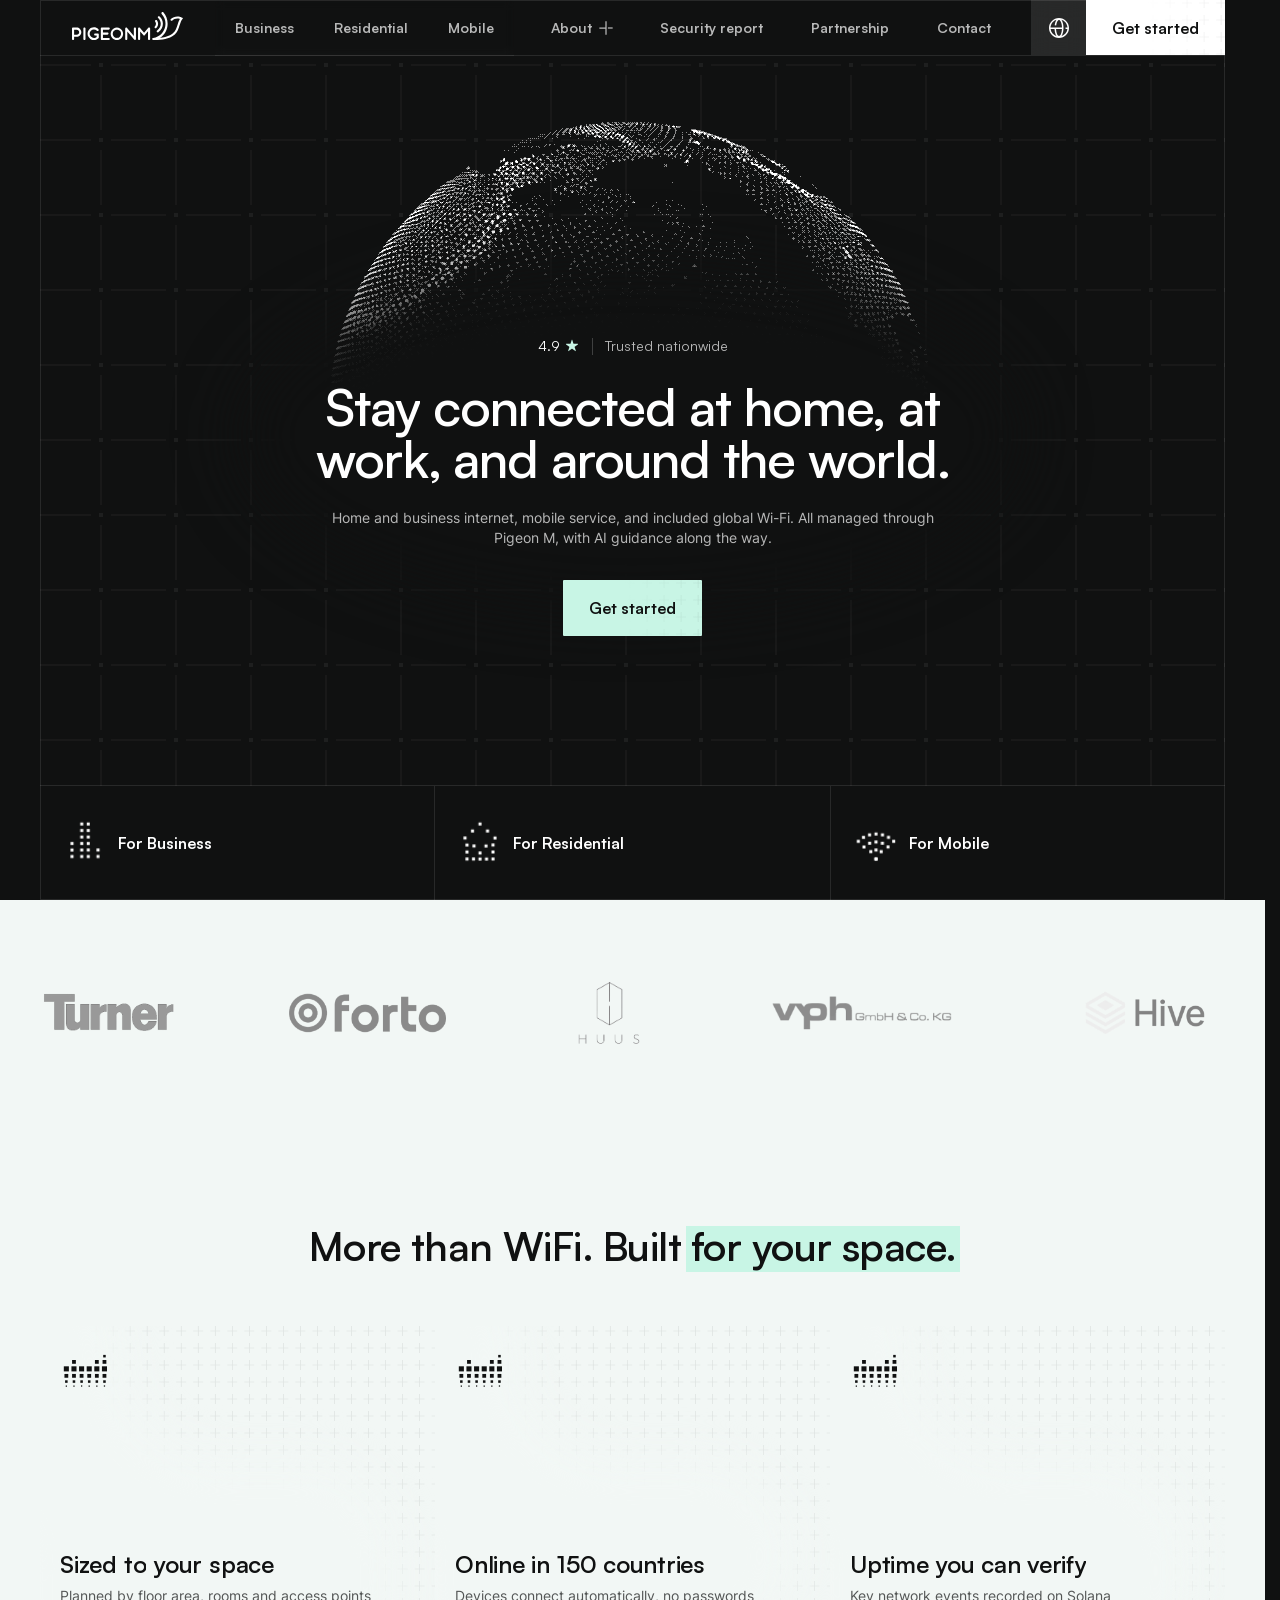
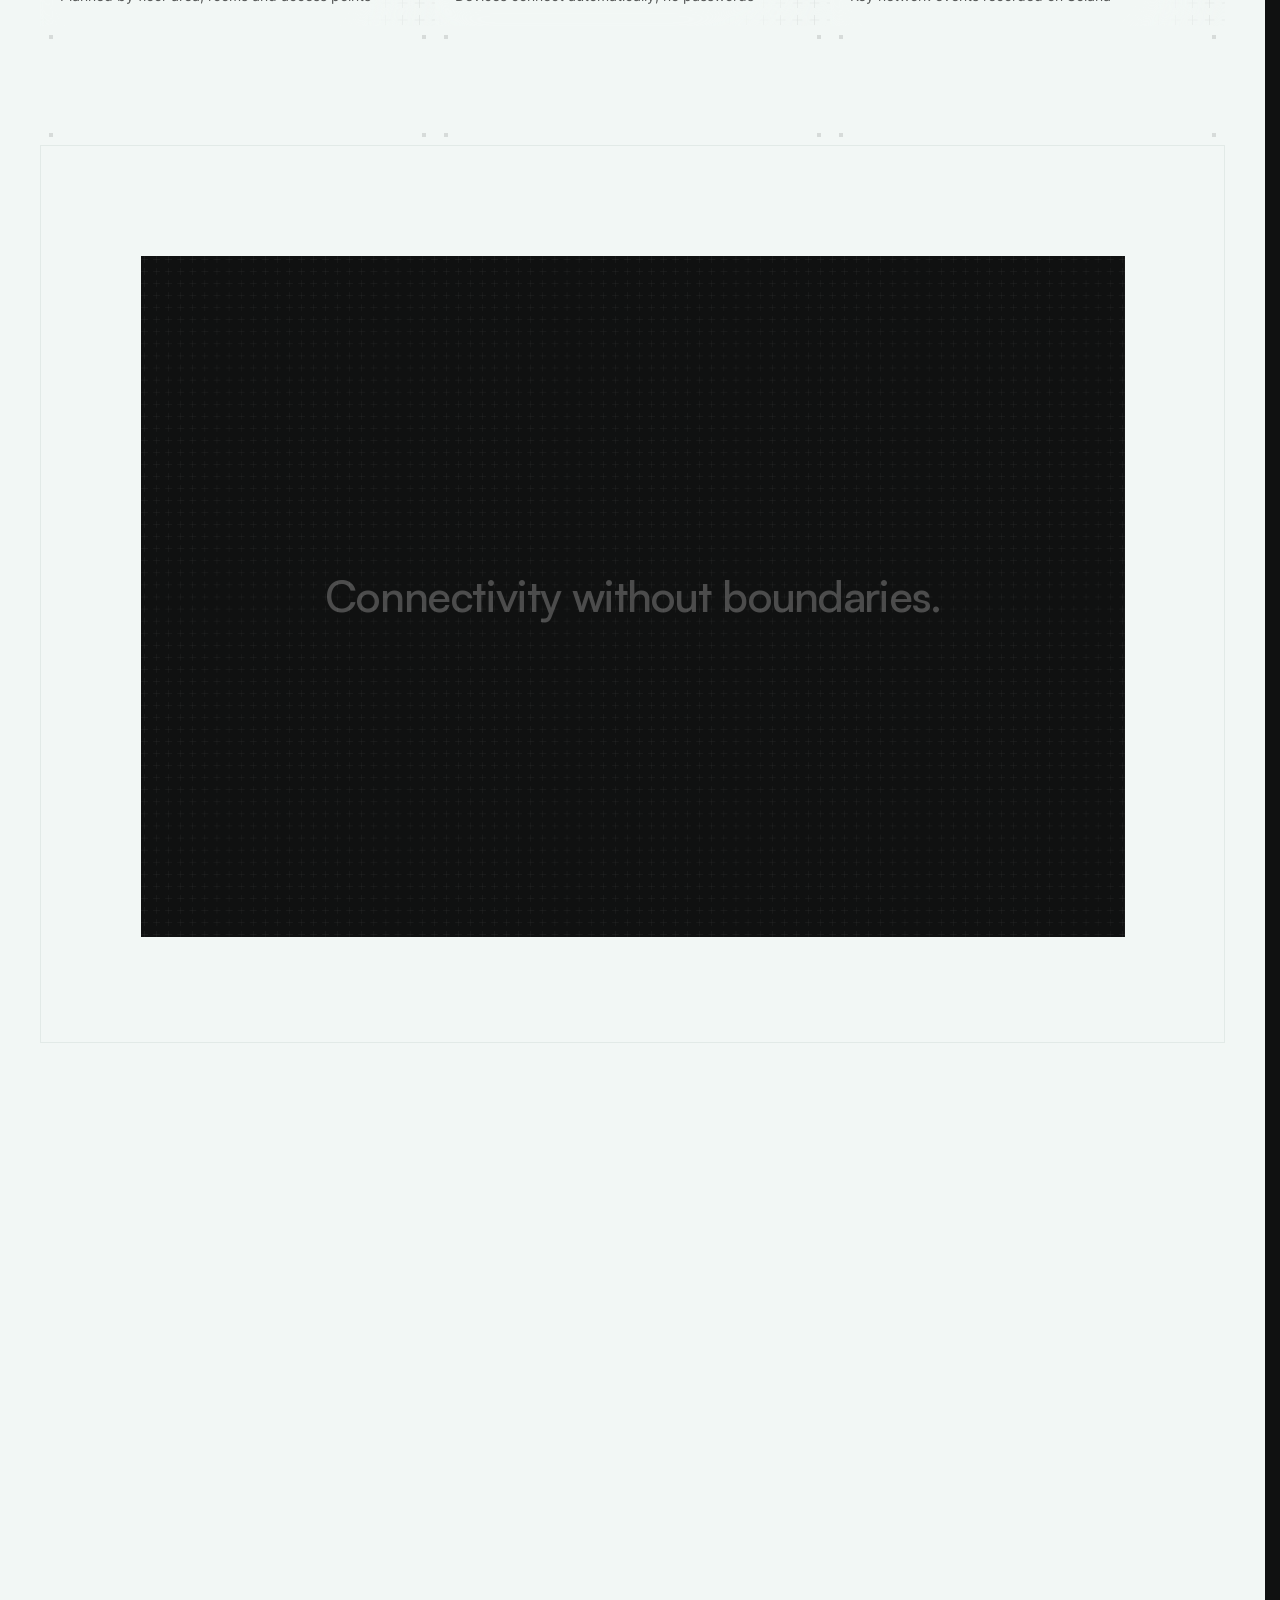
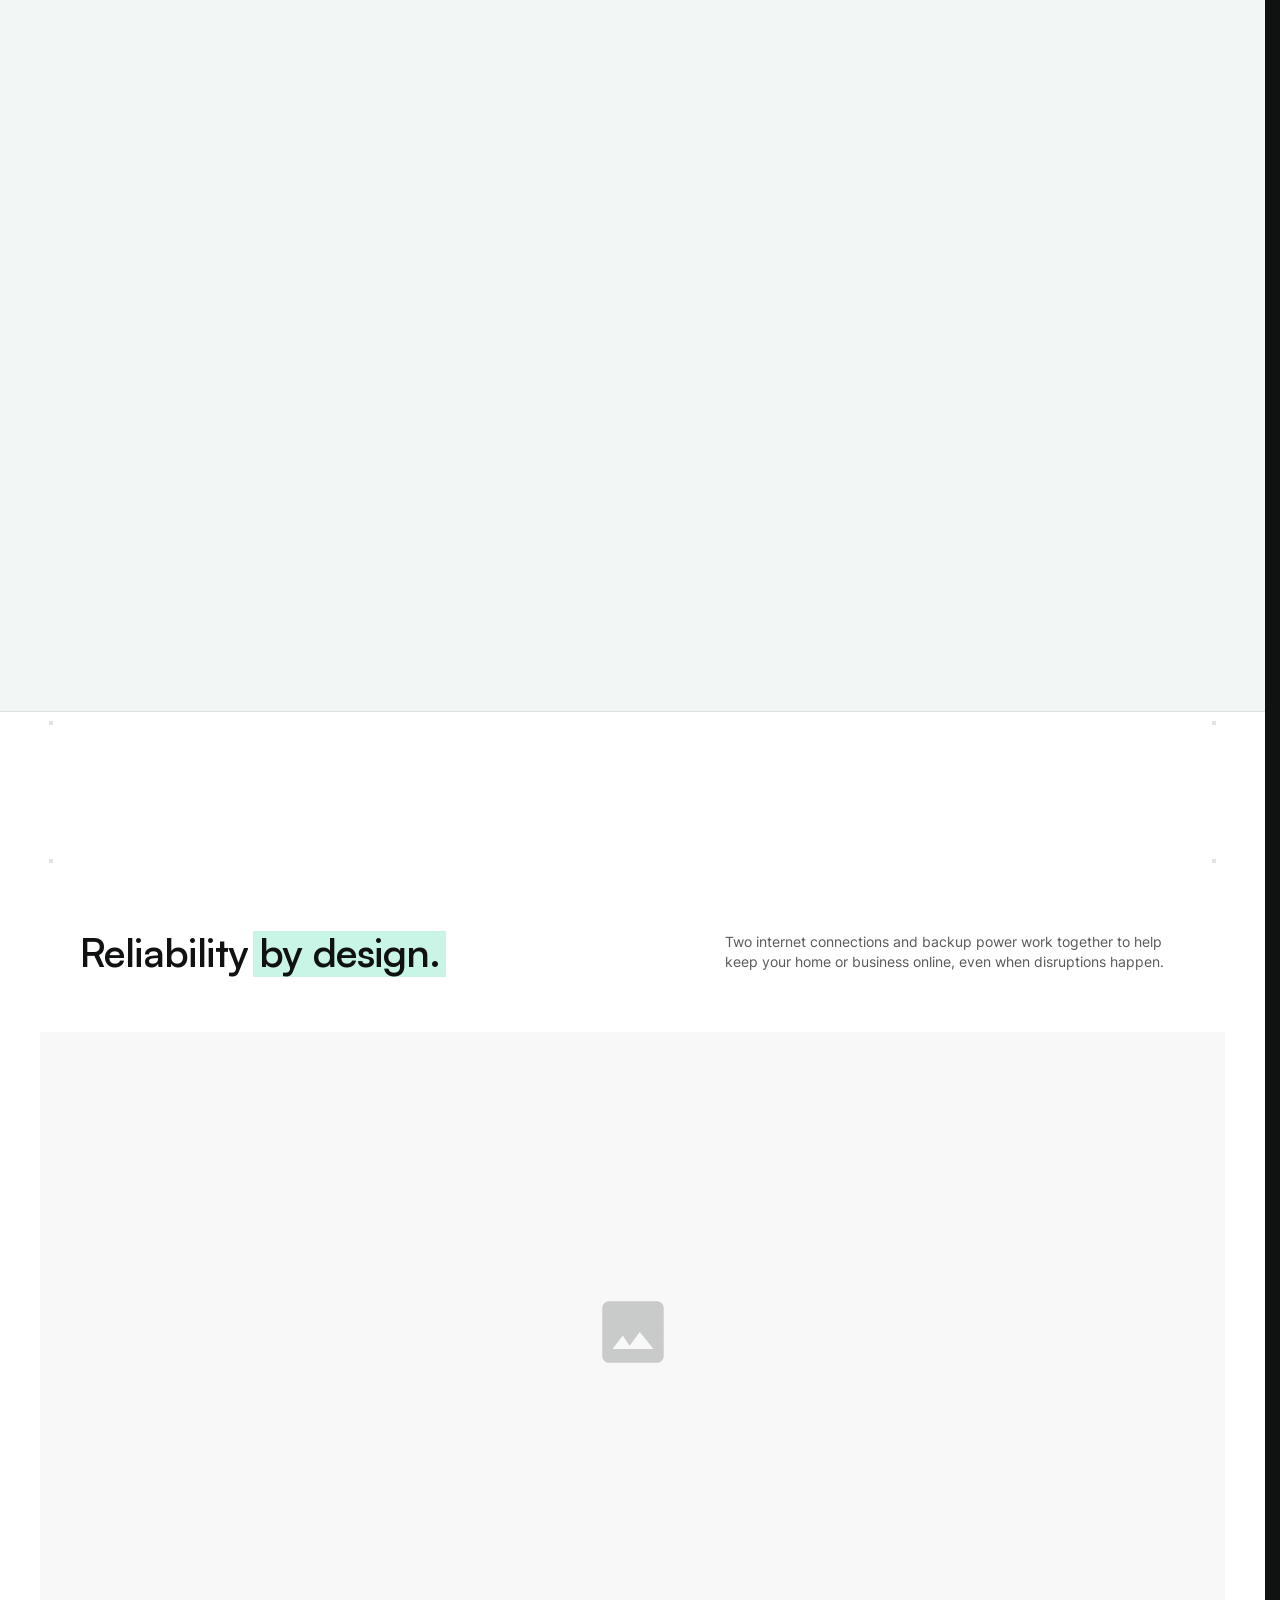
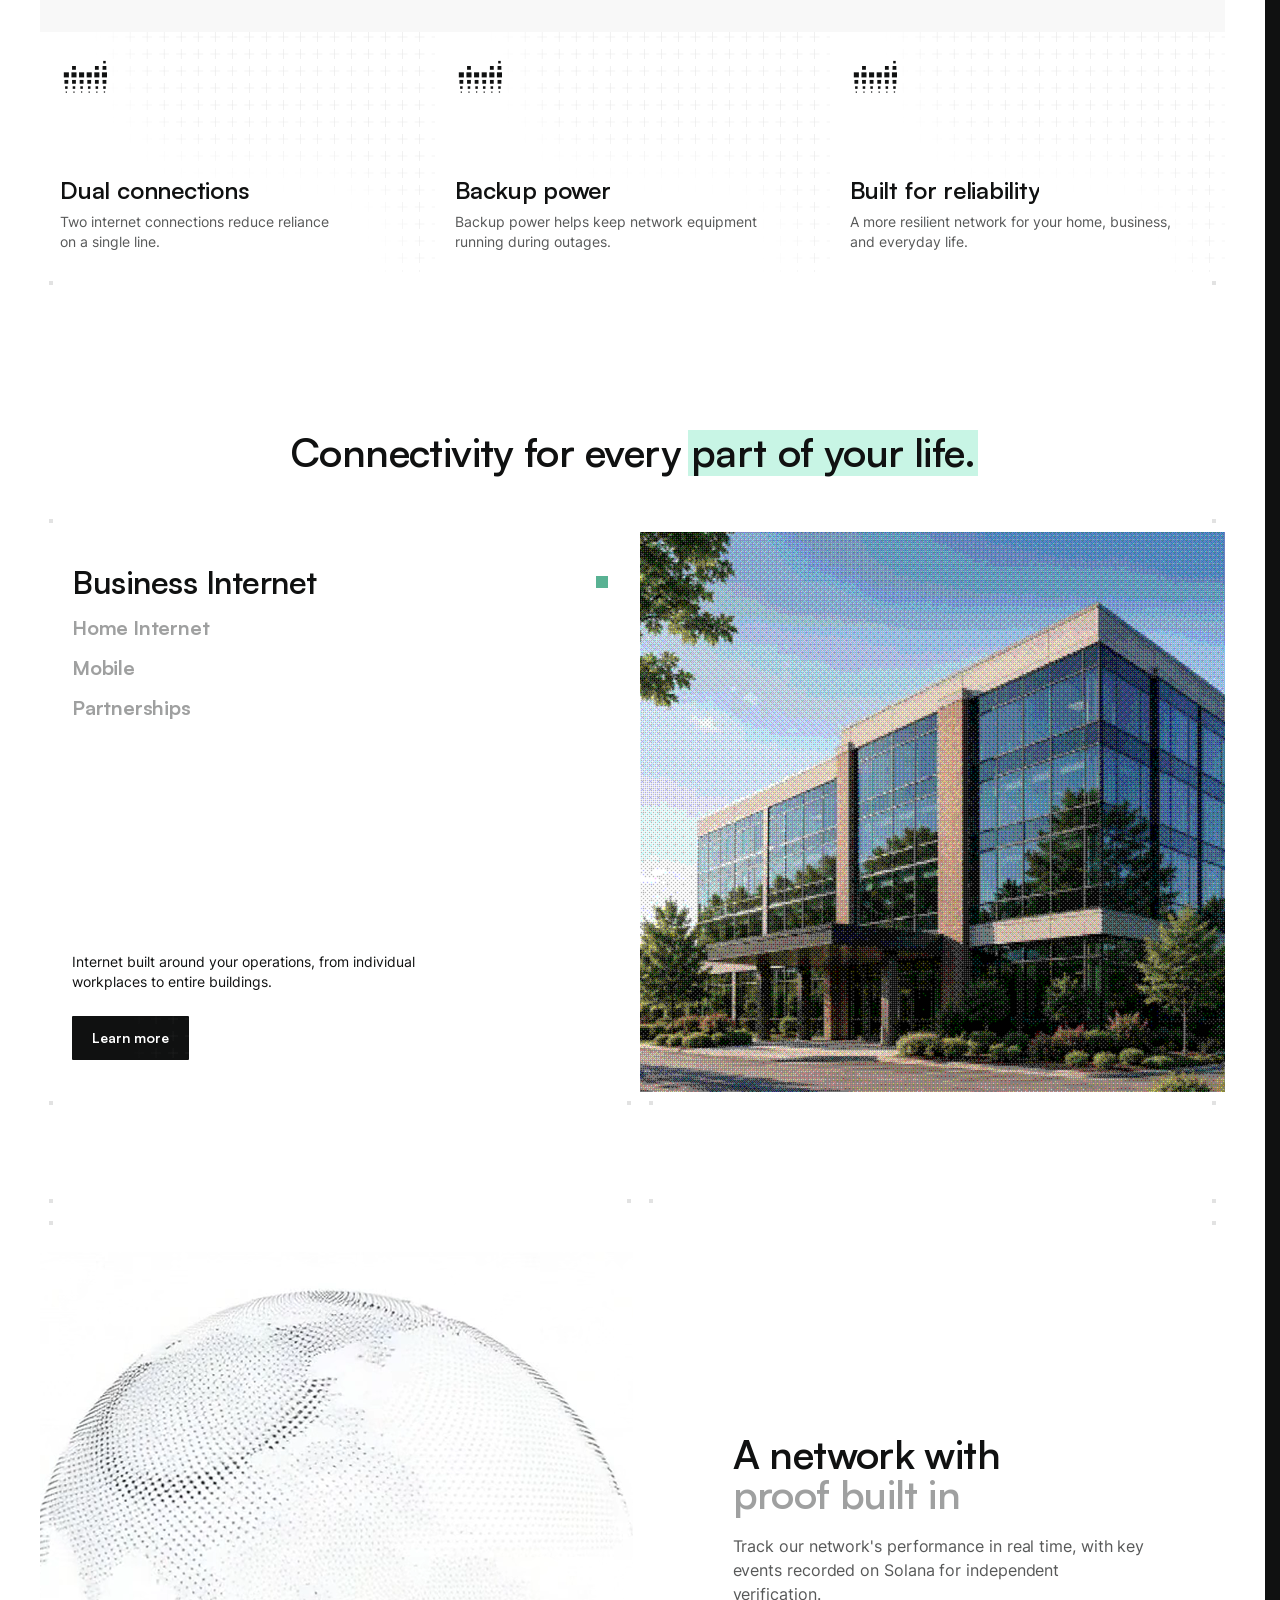
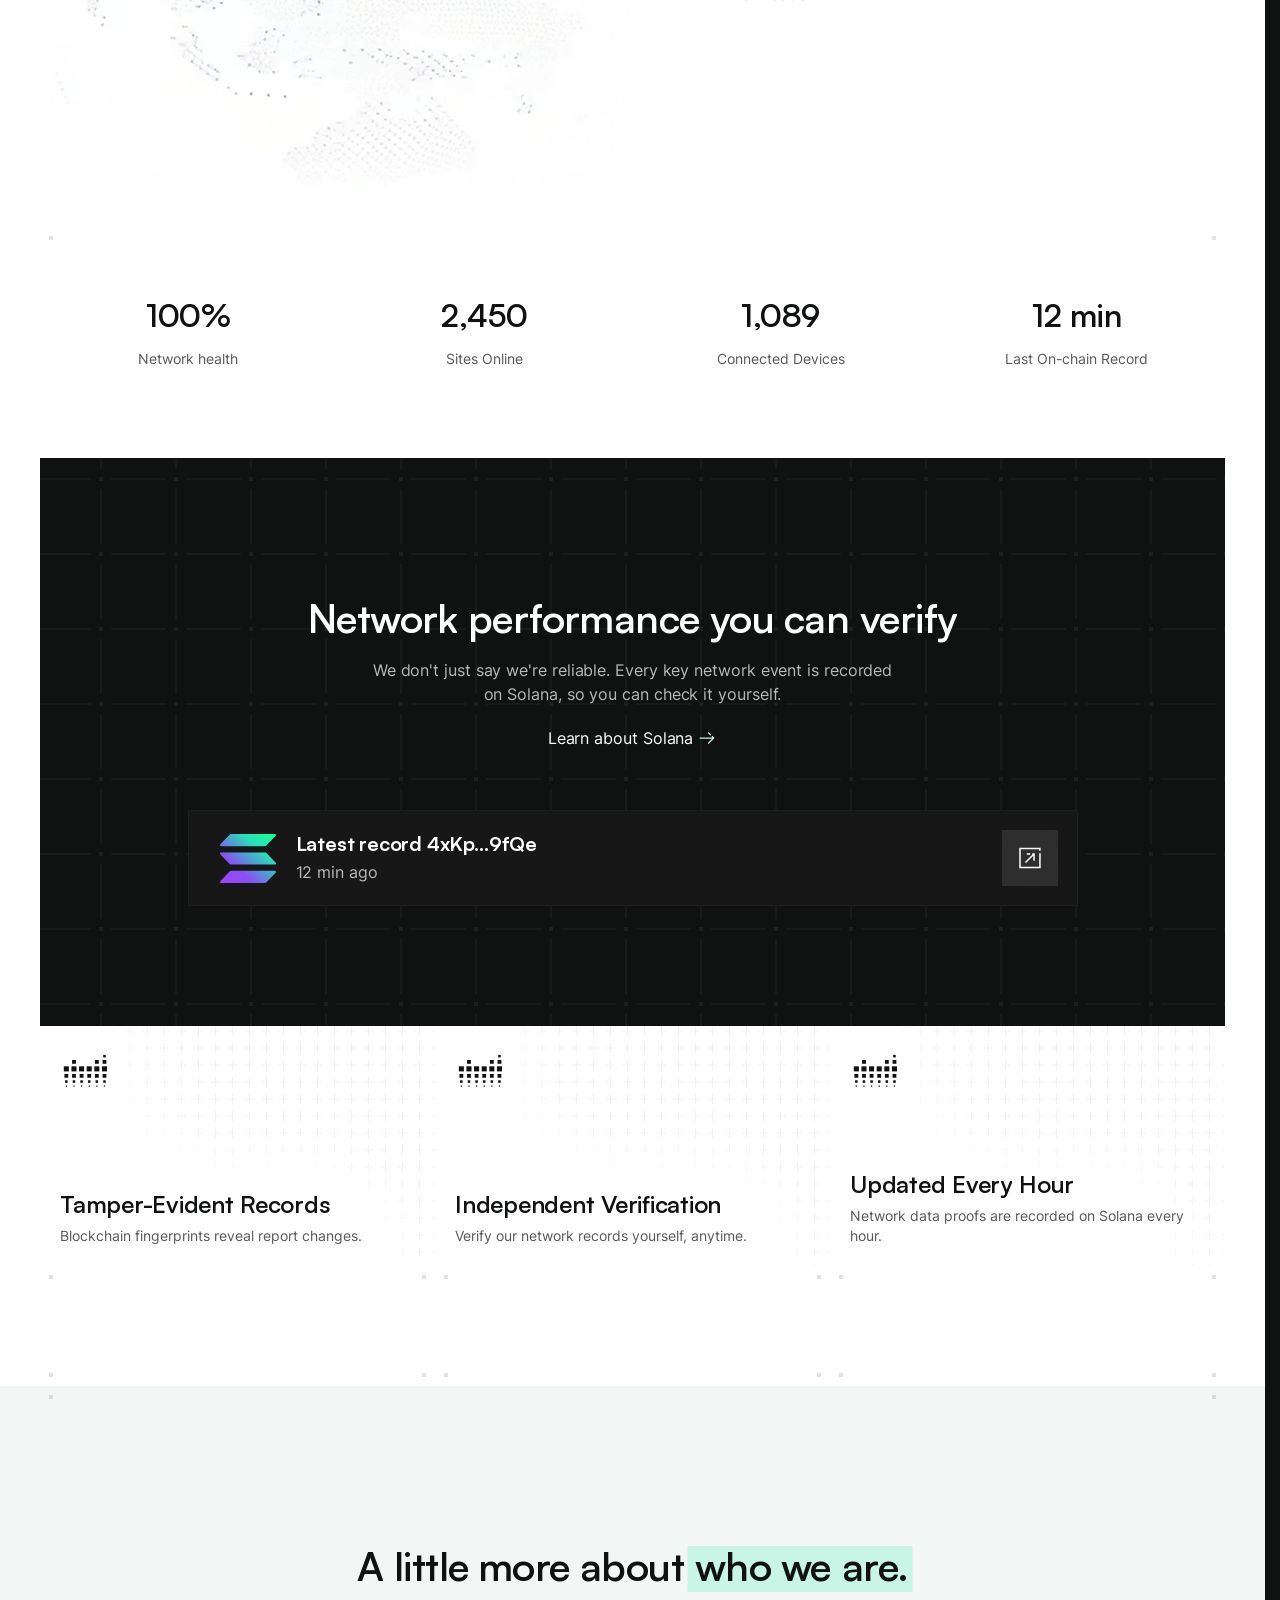
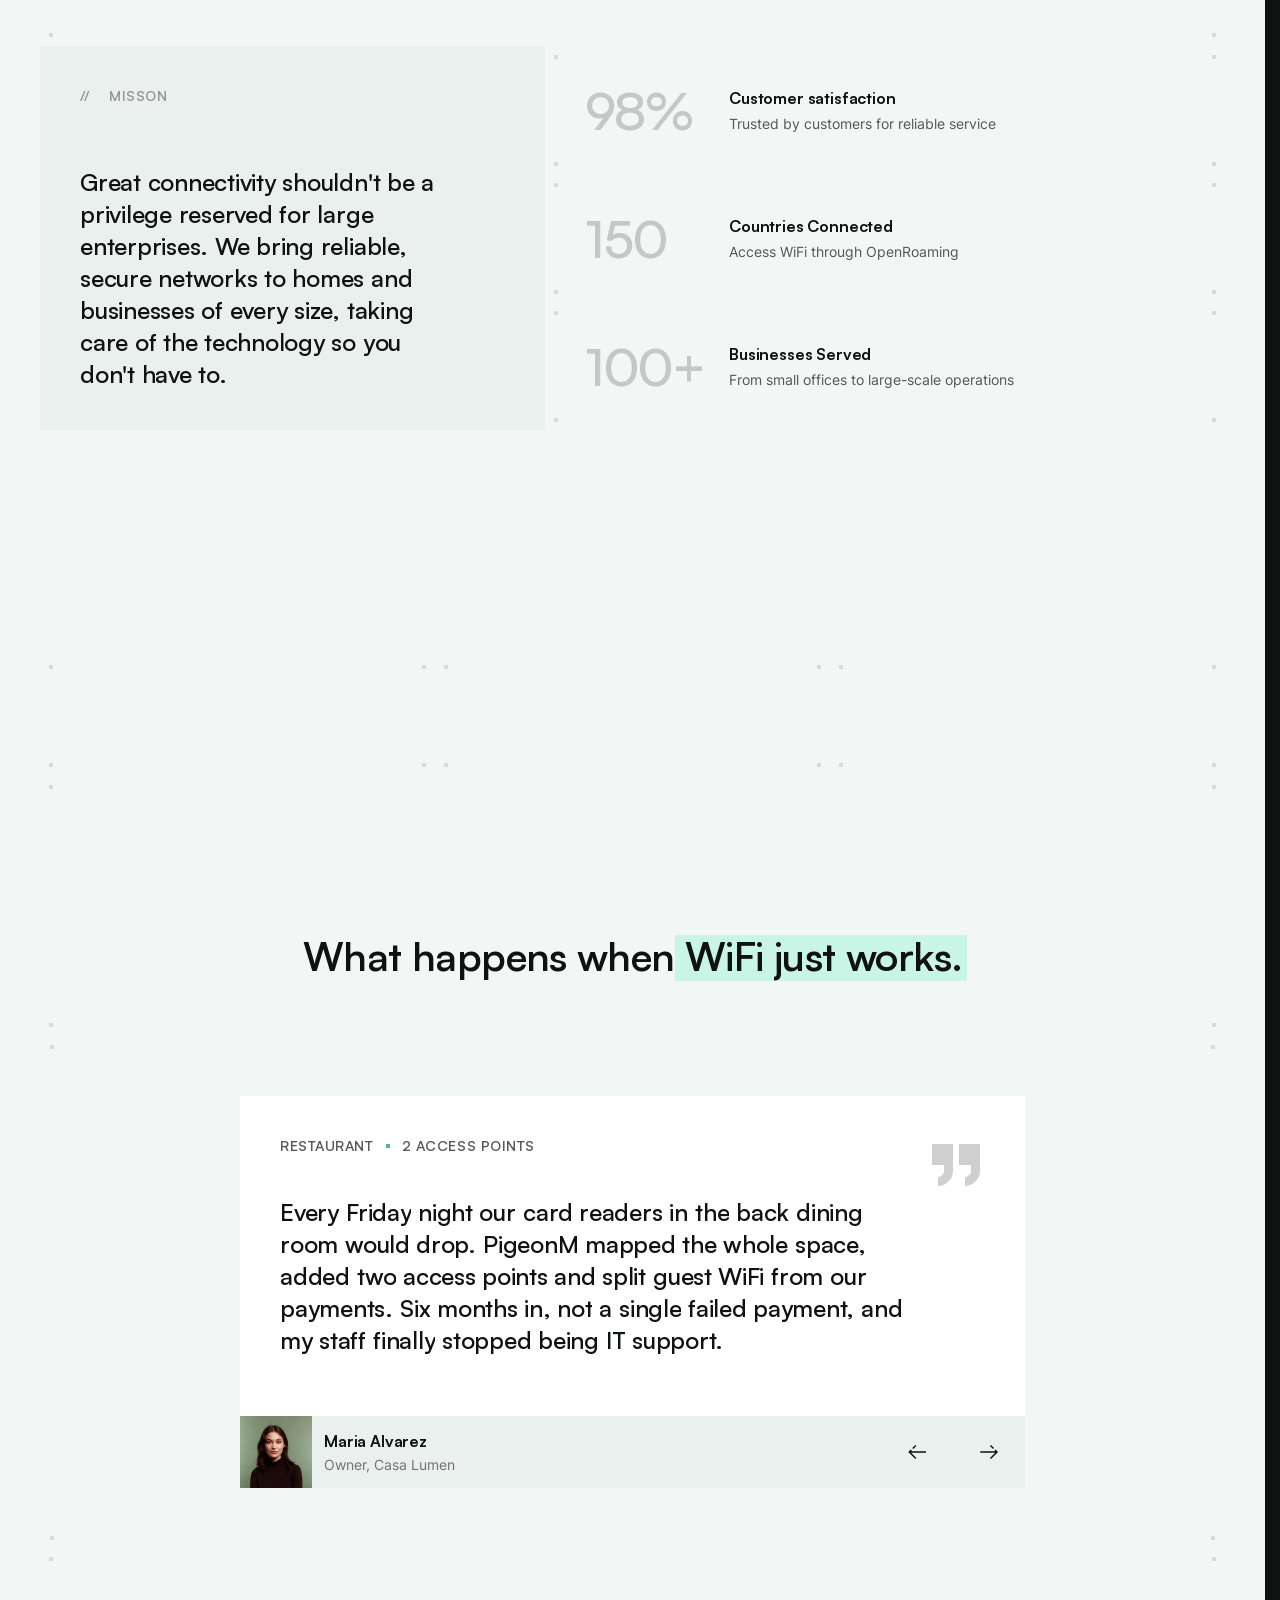
<file: index.html>
<!doctype html>
<html lang="en">
<head>
  <meta charset="utf-8">
  <meta name="viewport" content="width=device-width, initial-scale=1">
  <title>PigeonM — WiFi for business, residential and mobile</title>
  <script>
    document.documentElement.classList.add('js', 'is-locked');
    // every page opens at its top, never where the last one was scrolled to (js/hero.js)
    if ('scrollRestoration' in history) history.scrollRestoration = 'manual';
    // coming from another of the site's pages: no loader; where the browser runs a transition
    // between pages (is-vt), a line sweeps across the screen and leaves this page behind it,
    // shown as it is (css/hero.css); elsewhere the hero carries on from the last page's (js/hero.js)
    try {
      const nav = JSON.parse(sessionStorage.getItem('pm-nav'));
      if (nav && Date.now() - nav.t < 10000 && nav.path !== location.pathname) {
        document.documentElement.classList.add('is-nav');
        if ('PageRevealEvent' in window) document.documentElement.classList.add('is-vt');
        // at its top from the very first frame, before the browser takes it for the sweep:
        // Safari carries the last page's scroll over to this one
        const top = () => { if (!location.hash) window.scrollTo(0, 0); };
        top();
        addEventListener('pagereveal', top);
        addEventListener('DOMContentLoaded', top);
      }
    } catch (e) {}
  </script>
  <!-- the loader's dark page from the very first paint -->
  <style>html, body { margin: 0; background: #101111; }</style>
  <script src="js/hero.js?v=d8c87324" defer></script>
  <script src="js/sections.js?v=bc07246f" defer></script>
  <script src="js/connectivity.js?v=be5ec147" defer></script>
  <script src="js/dither.js?v=79d2ff6c" defer></script>
  <script src="js/connect.js?v=bdda05f8" defer></script>
  <script src="js/testimonials.js?v=256f5515" defer></script>
  <script src="js/faq.js?v=5b57e563" defer></script>
  <script src="js/plus-grid.js?v=1c6efb88" defer></script>
  <script src="js/grid.js?v=de0c2bf2" defer></script>
  <link rel="stylesheet" href="css/hero.css?v=f1444ae8">
  <link rel="stylesheet" href="css/sections.css?v=68cc0d76">
</head>
<body>
<!-- the line that sweeps across the screen from page to page -->
<span class="page-line" aria-hidden="true"></span>

<!-- Loader: the hero's planet (the same clip, dithered alike) turns in the middle of the screen,
     then fades away and the hero draws itself in (js/hero.js) -->
<div class="loader" aria-hidden="true">
  <!-- the hero's grid, in its place, drawing in from the centre while the sphere turns -->
  <span class="loader__grid"><span class="hero__pattern"></span></span>
  <img class="loader__logo" src="assets/icons/logo.svg" width="107" height="26.8534" alt="">
  <div class="loader__planet">
    <video class="loader__planet-video" muted loop playsinline autoplay preload="auto" tabindex="-1" data-rate="0.6" data-dither-invert="1" data-dither-gain="2.4">
      <source src="assets/video/network-globe.webm" type="video/webm">
      <source src="assets/video/network-globe.mp4" type="video/mp4">
    </video>
  </div>
</div>

<section class="hero is-home" data-hero data-state="home">
  <!-- the content box's backdrop: the grid pattern, and over it the default hero's planet (Figma
       350:13952) or an audience's dithered illustration (Figma 340:10854 / 340:10880 / 340:10906) -->
  <div class="hero__bg" aria-hidden="true">
    <span class="hero__pattern"></span>
    <!-- the planet and its shade, fitted to the copy together (js/hero.js) -->
    <div class="hero__fit is-active" data-bg="home">
    <div class="hero__planet">
      <div class="hero__planet-media">
        <video class="hero__planet-video" muted loop playsinline autoplay preload="auto" tabindex="-1" data-rate="0.6" data-dither-invert="1" data-dither-gain="2.4">
          <source src="assets/video/network-globe.webm" type="video/webm">
          <source src="assets/video/network-globe.mp4" type="video/mp4">
        </video>
      </div>
    </div>
    <!-- a dark, blurred ellipse behind the copy, so the planet fades out under it -->
    <span class="hero__shade"></span>
    </div>
    <img class="hero__bg-img" data-bg="business" data-src="assets/img/hero-business.webp"
         data-srcset="assets/img/hero-business.webp 1x, assets/img/hero-business@2x.webp 2x" width="922" height="754" alt="">
    <img class="hero__bg-img" data-bg="residential" data-src="assets/img/hero-residential.webp"
         data-srcset="assets/img/hero-residential.webp 1x, assets/img/hero-residential@2x.webp 2x" width="944" height="754" alt="">
    <img class="hero__bg-img" data-bg="mobile" data-src="assets/img/hero-mobile.webp"
         data-srcset="assets/img/hero-mobile.webp 1x, assets/img/hero-mobile@2x.webp 2x" width="942" height="754" alt="">
    <!-- a mint glow that follows the pointer over the illustration (Figma 302:3647), kept to the
         illustration's own shape -->
    <span class="hero__glow-area"><span class="hero__glow"></span></span>
    <span class="hero__wipe"></span>
  </div>

  <div class="hero__frame">
    <!-- Header -->
    <header class="header">
      <!-- the logo goes to the home page; on it, it takes the hero back to its default -->
      <a class="header__logo" href="index.html" aria-label="PigeonM — home" data-intro="header" data-target="home">
        <img src="assets/icons/logo.svg" width="107" height="26.8534" alt="">
      </a>

      <nav class="audience" role="tablist" aria-label="Audience" data-intro="header">
        <span class="audience__indicator" aria-hidden="true"></span>
        <!-- Business has a page of its own -->
        <a class="audience__tab" href="business.html" data-target="business" data-page>Business</a>
        <button class="audience__tab" role="tab" aria-selected="false" data-target="residential">Residential</button>
        <button class="audience__tab" role="tab" aria-selected="false" data-target="mobile">Mobile</button>
      </nav>

      <div class="header__actions">
        <div class="header__links">
          <a class="header__link" href="#about" data-intro="header">
            About
            <span class="icon icon--plus" aria-hidden="true"><img src="assets/icons/plus-light.svg" width="20" height="20" alt=""></span>
          </a>
          <a class="header__link" href="#security" data-intro="header">Security report</a>
          <a class="header__link" href="#partnership" data-intro="header">Partnership</a>
          <a class="header__link" href="#contact" data-intro="header">Contact</a>
        </div>
        <div class="header__cta">
          <button class="header__lang" type="button" aria-label="Change language" data-intro="header">
            <img src="assets/icons/globe.svg" width="24" height="24" alt="">
          </button>
          <a class="btn btn--sm" href="#start" data-intro="header"><span>Get started</span></a>
        </div>
      </div>
    </header>

    <!-- Content: the default hero's copy, centred, and each audience's, on the left -->
    <div class="hero__content">
      <div class="panel panel--home is-active" data-panel="home">
        <div class="rating">
          <span class="rating__score">
            4.9
            <span class="icon icon--star" aria-hidden="true"><img src="assets/icons/star.svg" width="16" height="16" alt=""></span>
          </span>
          <img class="rating__divider" src="assets/icons/divider.svg" width="1" height="17" alt="" aria-hidden="true">
          <span>Trusted nationwide</span>
        </div>
        <h1 class="panel__title" data-split>Stay connected at home, at work, and around the world.</h1>
        <p class="panel__text">Home and business internet, mobile service, and included global Wi-Fi. All managed through Pigeon M, with AI guidance along the way.</p>
        <a class="btn btn--mint" href="#start"><span>Get started</span></a>
      </div>

      <div class="panel" data-panel="business" aria-hidden="true">
        <div class="rating">
          <span class="rating__score">
            4.9
            <span class="icon icon--star" aria-hidden="true"><img src="assets/icons/star.svg" width="16" height="16" alt=""></span>
          </span>
          <img class="rating__divider" src="assets/icons/divider.svg" width="1" height="17" alt="" aria-hidden="true">
          <span>Trusted nationwide</span>
        </div>
        <h2 class="panel__title" data-split>Business WiFi that covers every corner of your operation</h2>
        <p class="panel__text">From offices and clinics to fleets, vessels and aircraft. We design, install and manage your network, sized to your space and fully supported.</p>
        <a class="btn btn--mint" href="business.html"><span>Get started</span></a>
      </div>

      <div class="panel" data-panel="residential" aria-hidden="true">
        <div class="rating">
          <span class="rating__score">
            4.9
            <span class="icon icon--star" aria-hidden="true"><img src="assets/icons/star.svg" width="16" height="16" alt=""></span>
          </span>
          <img class="rating__divider" src="assets/icons/divider.svg" width="1" height="17" alt="" aria-hidden="true">
          <span>Trusted nationwide</span>
        </div>
        <h2 class="panel__title" data-split>One network for your<br>entire building</h2>
        <p class="panel__text">For owners, managers and developers. We design, install and manage WiFi across every unit and common area, so residents move in already connected.</p>
        <a class="btn btn--mint" href="#start"><span>Connect your building</span></a>
      </div>

      <div class="panel" data-panel="mobile" aria-hidden="true">
        <div class="rating">
          <span class="rating__score">
            4.9
            <span class="icon icon--star" aria-hidden="true"><img src="assets/icons/star.svg" width="16" height="16" alt=""></span>
          </span>
          <img class="rating__divider" src="assets/icons/divider.svg" width="1" height="17" alt="" aria-hidden="true">
          <span>Trusted nationwide</span>
        </div>
        <h2 class="panel__title" data-split>WiFi that moves with<br>you around the world</h2>
        <p class="panel__text">Stay connected automatically and securely through OpenRoaming WiFi networks in 150 countries. No passwords, no repeated sign-ins.</p>
        <a class="btn btn--mint" href="#start"><span>Get started</span></a>
      </div>
    </div>

    <!-- Audience cards -->
    <div class="cards">
      <span class="cards__highlight" aria-hidden="true"></span>
      <a class="card" href="business.html" data-target="business" data-intro="card" data-page>
        <span class="card__icon" aria-hidden="true"></span>
        <span class="card__label">For Business</span>
      </a>
      <a class="card" href="#residential" data-target="residential" data-intro="card">
        <span class="card__icon" aria-hidden="true"></span>
        <span class="card__label">For Residential</span>
      </a>
      <a class="card" href="#mobile" data-target="mobile" data-intro="card">
        <span class="card__icon" aria-hidden="true"></span>
        <span class="card__label">For Mobile</span>
      </a>
    </div>
  </div>
</section>

<section class="logos" aria-label="Trusted by">
  <ul class="logos__list">
    <li class="logos__item"><img loading="lazy" src="assets/logos/turner.png" width="136" height="44" alt="Turner"></li>
    <li class="logos__item"><img loading="lazy" src="assets/logos/forto.png" width="157" height="40" alt="Forto"></li>
    <li class="logos__item"><img loading="lazy" src="assets/logos/huus.png" width="100" height="90" alt="HUUS"></li>
    <li class="logos__item"><img loading="lazy" src="assets/logos/vph.png" width="180" height="65" alt="vph GmbH &amp; Co. KG"></li>
    <li class="logos__item"><img loading="lazy" src="assets/logos/hive.png" width="160" height="45" alt="Hive"></li>
  </ul>
</section>

<section class="benefits">
  <div class="benefits__head">
    <span class="benefits__mark benefits__mark--space" aria-hidden="true"></span>
    <h2 class="section-title">More than WiFi. Built for your space.</h2>
  </div>
  <div class="benefits__row">
    <article class="benefit">
      <img loading="lazy" class="benefit__grid" src="assets/patterns/plus-grid.svg" width="691" height="503" alt="" aria-hidden="true">
      <img loading="lazy" class="benefit__fade" src="assets/patterns/fade-1.svg" alt="" aria-hidden="true">
      <img loading="lazy" class="benefit__icon" src="assets/icons/dot-wave.svg" width="50" height="50" alt="" aria-hidden="true">
      <div class="benefit__text">
        <h3 class="benefit__title">Sized to your space</h3>
        <p class="benefit__desc">Planned by floor area, rooms and access points</p>
      </div>
    </article>
    <article class="benefit">
      <img loading="lazy" class="benefit__grid" src="assets/patterns/plus-grid.svg" width="691" height="503" alt="" aria-hidden="true">
      <img loading="lazy" class="benefit__fade" src="assets/patterns/fade-2.svg" alt="" aria-hidden="true">
      <img loading="lazy" class="benefit__icon" src="assets/icons/dot-wave.svg" width="50" height="50" alt="" aria-hidden="true">
      <div class="benefit__text">
        <h3 class="benefit__title">Online in 150 countries</h3>
        <p class="benefit__desc">Devices connect automatically, no passwords</p>
      </div>
    </article>
    <article class="benefit">
      <img loading="lazy" class="benefit__grid" src="assets/patterns/plus-grid.svg" width="691" height="503" alt="" aria-hidden="true">
      <img loading="lazy" class="benefit__fade" src="assets/patterns/fade-3.svg" alt="" aria-hidden="true">
      <img loading="lazy" class="benefit__icon" src="assets/icons/dot-wave.svg" width="50" height="50" alt="" aria-hidden="true">
      <div class="benefit__text">
        <h3 class="benefit__title">Uptime you can verify</h3>
        <p class="benefit__desc">Key network events recorded on Solana</p>
      </div>
    </article>
  </div>
</section>

<div class="divider" aria-hidden="true"><i></i><i></i><i></i></div>

<section class="connectivity" data-connectivity>
  <div class="connectivity__stage">
    <div class="connectivity__box">
      <div class="connectivity__track">
        <div class="connectivity__panel" data-panel="title">
          <div class="connectivity__media">
            <img loading="lazy" class="connectivity__pattern" src="assets/patterns/connectivity-grid.svg" width="1388" height="979" alt="" aria-hidden="true">
          </div>
          <p class="section-title connectivity__title">Connectivity without boundaries.</p>
        </div>
        <div class="connectivity__panel" data-panel="fixed-site">
          <div class="connectivity__media">
            <video class="connectivity__img" src="assets/connectivity/fixed-site.mp4" data-line="1.0 3.2" poster="assets/connectivity/fixed-site.jpg" muted playsinline preload="none" tabindex="-1" aria-label="Fixed sites: an office building"></video>
          </div>
        </div>
        <div class="connectivity__panel" data-panel="land-mobility">
          <div class="connectivity__media">
            <video class="connectivity__img" src="assets/connectivity/land-mobility.mp4" data-line="0.8 3.6" poster="assets/connectivity/land-mobility.jpg" muted playsinline preload="none" tabindex="-1" aria-label="Land mobility: a van on a dirt road"></video>
          </div>
        </div>
        <div class="connectivity__panel" data-panel="maritime">
          <div class="connectivity__media">
            <video class="connectivity__img" src="assets/connectivity/maritime.mp4" data-line="0.65 3.5" poster="assets/connectivity/maritime.jpg" muted playsinline preload="none" tabindex="-1" aria-label="Maritime: a cargo ship at sea"></video>
          </div>
        </div>
        <div class="connectivity__panel" data-panel="aviation">
          <div class="connectivity__media">
            <video class="connectivity__img" src="assets/connectivity/aviation.mp4" data-line="0.6 3.25" poster="assets/connectivity/aviation.jpg" muted playsinline preload="none" tabindex="-1" aria-label="Aviation: an airliner above the clouds"></video>
          </div>
        </div>
      </div>
    </div>
    <div class="connectivity__progress" aria-hidden="true"><span></span></div>
  </div>
</section>

<!-- Reliability ("Reliability by design.", Figma 343:11928) -->
<section class="reliability" aria-labelledby="reliability-title">
  <div class="reliability__frame">
    <div class="reliability__head">
      <div class="reliability__title">
        <span class="reliability__mark" aria-hidden="true"></span>
        <h2 class="section-title" id="reliability-title">Reliability by design.</h2>
      </div>
      <p class="reliability__desc">Two internet connections and backup power work together to help keep your home or business online, even when disruptions happen.</p>
    </div>
    <!-- the illustration is still to come: a placeholder, as in the design -->
    <div class="reliability__illus" aria-hidden="true">
      <svg viewBox="0 0 24 24" width="82" height="82"><path fill="currentColor" d="M19 3H5c-1.1 0-2 .9-2 2v14c0 1.1.9 2 2 2h14c1.1 0 2-.9 2-2V5c0-1.1-.9-2-2-2zM6 17l3-4 2 3 3-4 4 5H6z"/></svg>
    </div>
    <div class="benefits__row solana__row reliability__row">
      <article class="benefit">
        <img loading="lazy" class="benefit__grid" src="assets/patterns/plus-grid.svg" width="691" height="503" alt="" aria-hidden="true">
        <img loading="lazy" class="benefit__fade" src="assets/patterns/fade-white.svg" alt="" aria-hidden="true">
        <img loading="lazy" class="benefit__icon" src="assets/icons/dot-wave.svg" width="50" height="50" alt="" aria-hidden="true">
        <div class="benefit__text">
          <h3 class="benefit__title">Dual connections</h3>
          <p class="benefit__desc">Two internet connections reduce reliance<br>on a single line.</p>
        </div>
      </article>
      <article class="benefit">
        <img loading="lazy" class="benefit__grid" src="assets/patterns/plus-grid.svg" width="691" height="503" alt="" aria-hidden="true">
        <img loading="lazy" class="benefit__fade" src="assets/patterns/fade-white.svg" alt="" aria-hidden="true">
        <img loading="lazy" class="benefit__icon" src="assets/icons/dot-wave.svg" width="50" height="50" alt="" aria-hidden="true">
        <div class="benefit__text">
          <h3 class="benefit__title">Backup power</h3>
          <p class="benefit__desc">Backup power helps keep network equipment<br>running during outages.</p>
        </div>
      </article>
      <article class="benefit">
        <img loading="lazy" class="benefit__grid" src="assets/patterns/plus-grid.svg" width="691" height="503" alt="" aria-hidden="true">
        <img loading="lazy" class="benefit__fade" src="assets/patterns/fade-white.svg" alt="" aria-hidden="true">
        <img loading="lazy" class="benefit__icon" src="assets/icons/dot-wave.svg" width="50" height="50" alt="" aria-hidden="true">
        <div class="benefit__text">
          <h3 class="benefit__title">Built for reliability</h3>
          <p class="benefit__desc">A more resilient network for your home, business,<br>and everyday life.</p>
        </div>
      </article>
    </div>
  </div>
</section>

<!-- Services ("Connectivity for every part of your life.", Figma 344:13312 and its states) -->
<section class="connect" aria-labelledby="connect-title">
  <div class="connect__frame">
    <div class="connect__head">
      <span class="connect__mark" aria-hidden="true"></span>
      <h2 class="section-title" id="connect-title">Connectivity for every part of your life.</h2>
    </div>
    <div class="connect__body">
      <div class="connect__side">
        <ul class="connect__list" role="tablist" aria-label="Services">
          <li><button class="connect__item is-active" type="button" role="tab" aria-selected="true" data-connect="business">Business Internet</button></li>
          <li><button class="connect__item" type="button" role="tab" aria-selected="false" data-connect="home">Home Internet</button></li>
          <li><button class="connect__item" type="button" role="tab" aria-selected="false" data-connect="mobile">Mobile</button></li>
          <li><button class="connect__item" type="button" role="tab" aria-selected="false" data-connect="partnerships">Partnerships</button></li>
        </ul>
        <div class="connect__copies">
        <div class="connect__copy is-active" data-connect="business">
          <p class="connect__desc">Internet built around your operations, from individual<br>workplaces to entire buildings.</p>
          <a class="btn btn--dark btn--s" href="business.html"><span>Learn more</span></a>
        </div>
        <div class="connect__copy" data-connect="home" aria-hidden="true">
          <p class="connect__desc">Reliable internet coverage designed for private homes<br>and entire residential buildings.</p>
          <a class="btn btn--dark btn--s" href="#home-internet"><span>Learn more</span></a>
        </div>
        <div class="connect__copy" data-connect="mobile" aria-hidden="true">
          <p class="connect__desc">Mobile lines, device activation, and global Wi-Fi access<br>through the Pigeon M app.</p>
          <a class="btn btn--dark btn--s" href="#mobile"><span>Learn more</span></a>
        </div>
        <div class="connect__copy" data-connect="partnerships" aria-hidden="true">
          <p class="connect__desc">Connectivity solutions for schools, organizations,<br>and communities.</p>
          <a class="btn btn--dark btn--s" href="#partnerships"><span>Learn more</span></a>
        </div>
        </div>
      </div>
      <div class="connect__media">
      <img class="connect__img is-active" data-connect="business" src="assets/connect/business.webp" loading="lazy" width="760" height="560" alt="">
      <img class="connect__img" data-connect="home" src="assets/connect/home.webp" loading="lazy" width="760" height="560" alt="">
      <img class="connect__img" data-connect="mobile" src="assets/connect/mobile.webp" loading="lazy" width="760" height="560" alt="">
      <img class="connect__img" data-connect="partnerships" src="assets/connect/partnerships.webp" loading="lazy" width="760" height="560" alt="">
      </div>
    </div>
  </div>
  <div class="divider divider--white divider--connect" aria-hidden="true"><i></i><i></i></div>
</section>

<section class="network" aria-labelledby="network-title">
  <div class="network__frame">
    <div class="network__main">
      <div class="network__media">
        <video poster="assets/img/network-globe.jpg" width="1672" height="941" muted loop playsinline preload="metadata" tabindex="-1" aria-label="A dotted globe, slowly turning">
          <source src="assets/video/network-globe.webm" type="video/webm">
          <source src="assets/video/network-globe.mp4" type="video/mp4">
        </video>
      </div>
      <div class="network__copy">
        <div class="network__texts">
          <h2 class="network__title" id="network-title">A network with<br><span>proof built in</span></h2>
          <p class="network__desc">Track our network&#39;s performance in real time, with key events recorded on Solana for independent verification.</p>
        </div>
      </div>
    </div>
    <dl class="network__stats">
      <div class="stat"><dt class="stat__value">100%</dt><dd class="stat__label">Network health</dd></div>
      <div class="stat"><dt class="stat__value">2,450</dt><dd class="stat__label">Sites Online</dd></div>
      <div class="stat"><dt class="stat__value">1,089</dt><dd class="stat__label">Connected Devices</dd></div>
      <div class="stat"><dt class="stat__value">12 min</dt><dd class="stat__label">Last On-chain Record</dd></div>
    </dl>
  </div>
</section>

<!-- Proof on Solana ("Network performance you can verify", Figma 281:4447) -->
<section class="solana" aria-labelledby="solana-title">
  <div class="solana__frame">
    <div class="solana__panel">
      <span class="solana__pattern" aria-hidden="true"></span>
      <div class="solana__head">
        <h2 class="section-title solana__title" id="solana-title">Network performance you can verify</h2>
        <p class="solana__desc">We don't just say we're reliable. Every key network event is recorded<br>on Solana, so you can check it yourself.</p>
        <a class="solana__link" href="#solana">Learn about Solana <img loading="lazy" src="assets/icons/arrow-right-mint.svg" width="20" height="20" alt="" aria-hidden="true"></a>
      </div>
      <div class="solana__record">
        <img loading="lazy" class="solana__logo" src="assets/icons/solana.svg" width="56" height="48.79" alt="Solana">
        <div class="solana__texts">
          <p class="solana__hash">Latest record 4xKp…9fQe</p>
          <p class="solana__time">12 min ago</p>
        </div>
        <a class="solana__open" href="#solana" aria-label="Open the record on Solana"><img loading="lazy" src="assets/icons/square-arrow.svg" width="24" height="24" alt=""></a>
      </div>
    </div>
    <div class="benefits__row solana__row">
      <article class="benefit">
        <img loading="lazy" class="benefit__grid" src="assets/patterns/plus-grid.svg" width="691" height="503" alt="" aria-hidden="true">
        <img loading="lazy" class="benefit__fade" src="assets/patterns/fade-white.svg" alt="" aria-hidden="true">
        <img loading="lazy" class="benefit__icon" src="assets/icons/dot-wave.svg" width="50" height="50" alt="" aria-hidden="true">
        <div class="benefit__text">
          <h3 class="benefit__title">Tamper-Evident Records</h3>
          <p class="benefit__desc">Blockchain fingerprints reveal report changes.</p>
        </div>
      </article>
      <article class="benefit">
        <img loading="lazy" class="benefit__grid" src="assets/patterns/plus-grid.svg" width="691" height="503" alt="" aria-hidden="true">
        <img loading="lazy" class="benefit__fade" src="assets/patterns/fade-white.svg" alt="" aria-hidden="true">
        <img loading="lazy" class="benefit__icon" src="assets/icons/dot-wave.svg" width="50" height="50" alt="" aria-hidden="true">
        <div class="benefit__text">
          <h3 class="benefit__title">Independent Verification</h3>
          <p class="benefit__desc">Verify our network records yourself, anytime.</p>
        </div>
      </article>
      <article class="benefit">
        <img loading="lazy" class="benefit__grid" src="assets/patterns/plus-grid.svg" width="691" height="503" alt="" aria-hidden="true">
        <img loading="lazy" class="benefit__fade" src="assets/patterns/fade-white.svg" alt="" aria-hidden="true">
        <img loading="lazy" class="benefit__icon" src="assets/icons/dot-wave.svg" width="50" height="50" alt="" aria-hidden="true">
        <div class="benefit__text">
          <h3 class="benefit__title">Updated Every Hour</h3>
          <p class="benefit__desc">Network data proofs are recorded on Solana every hour.</p>
        </div>
      </article>
    </div>
  </div>
</section>

<div class="divider divider--white" aria-hidden="true"><i></i><i></i><i></i></div>

<!-- About ("A little more about who we are.", Figma 284:2666) -->
<section class="about" aria-labelledby="about-title" id="about">
  <div class="about__frame">
    <div class="about__head">
      <span class="about__mark" aria-hidden="true"></span>
      <h2 class="section-title" id="about-title">A little more about who we are.</h2>
    </div>
    <div class="about__grid">
      <div class="about__mission">
        <p class="about__overline"><span>//</span>Misson</p>
        <p class="about__statement">Great connectivity shouldn't be a privilege reserved for large enterprises. We bring reliable, secure networks to homes and businesses of every size, taking care of the technology so you don't have to.</p>
      </div>
      <dl class="about__stats">
        <div class="about__stat">
          <dt class="about__value">98%</dt>
          <dd class="about__texts"><b>Customer satisfaction</b><span>Trusted by customers for reliable service</span></dd>
        </div>
        <div class="about__stat">
          <dt class="about__value">150</dt>
          <dd class="about__texts"><b>Countries Connected</b><span>Access WiFi through OpenRoaming</span></dd>
        </div>
        <div class="about__stat">
          <dt class="about__value">100+</dt>
          <dd class="about__texts"><b>Businesses Served</b><span>From small offices to large-scale operations</span></dd>
        </div>
      </dl>
      <ul class="about__logos" aria-label="Trusted by">
        <li><img loading="lazy" src="assets/logos/turner.png" width="136" height="44" alt="Turner"></li>
        <li><img loading="lazy" src="assets/logos/forto.png" width="157" height="40" alt="Forto"></li>
        <li><img loading="lazy" src="assets/logos/huus.png" width="100" height="90" alt="HUUS"></li>
        <li><img loading="lazy" src="assets/logos/vph.png" width="180" height="65" alt="vph GmbH &amp; Co. KG"></li>
        <li><img loading="lazy" src="assets/logos/hive.png" width="160" height="45" alt="Hive"></li>
      </ul>
    </div>
  </div>
</section>

<div class="divider" aria-hidden="true"><i></i><i></i><i></i></div>

<!-- Testimonials ("What happens when WiFi just works.", Figma 284:2962) -->
<section class="testimonials" aria-labelledby="testimonials-title">
  <div class="testimonials__frame">
    <div class="testimonials__head">
      <span class="testimonials__mark" aria-hidden="true"></span>
      <h2 class="section-title" id="testimonials-title">What happens when WiFi just works.</h2>
    </div>
    <div class="testimonials__band">
      <div class="testimonials__col">
        <figure class="quote" aria-live="polite">
          <div class="quote__card">
            <p class="quote__tags"><span data-quote="tag"></span><i aria-hidden="true"></i><span data-quote="aps"></span></p>
            <blockquote class="quote__text" data-quote="text"></blockquote>
            <img loading="lazy" class="quote__mark" src="assets/icons/quotes.svg" width="60" height="60" alt="" aria-hidden="true">
          </div>
          <figcaption class="quote__person">
            <span class="quote__photo"><img loading="lazy" class="quote__avatar" data-quote="avatar" src="assets/img/avatar-maria.jpg" width="72" height="72" alt=""></span>
            <span class="quote__who"><b data-quote="name"></b><span data-quote="role"></span></span>
            <button class="quote__nav" type="button" data-step="-1" aria-label="Previous story"><img loading="lazy" src="assets/icons/arrow-left.svg" width="24" height="24" alt=""></button>
            <button class="quote__nav" type="button" data-step="1" aria-label="Next story"><img loading="lazy" src="assets/icons/arrow-right.svg" width="24" height="24" alt=""></button>
          </figcaption>
        </figure>
      </div>
    </div>
    <!-- the stories the card shows, one at a time (js/testimonials.js) -->
    <template id="quotes">
      <div data-tag="Restaurant" data-aps="2 access points" data-name="Maria Alvarez" data-role="Owner, Casa Lumen" data-avatar="assets/img/avatar-maria.jpg">Every Friday night our card readers in the back dining room would drop. PigeonM mapped the whole space, added two access points and split guest WiFi from our payments. Six months in, not a single failed payment, and my staff finally stopped being IT support.</div>
    </template>
  </div>
</section>

<div class="divider" aria-hidden="true"><i></i></div>

<!-- FAQ ("A few things worth knowing.", Figma 285:4890) -->
<section class="faq" aria-labelledby="faq-title" id="faq">
  <div class="faq__frame">
    <div class="faq__head">
      <span class="faq__mark" aria-hidden="true"></span>
      <h2 class="section-title" id="faq-title">A few things worth knowing.</h2>
    </div>
    <div class="faq__band">
      <div class="faq__list">
        <div class="faq__item is-open">
          <h3 class="faq__q"><button type="button" aria-expanded="true">How fast can I get connected?<span class="faq__icon" aria-hidden="true"></span></button></h3>
          <div class="faq__a"><p>Most business installs take 7–10 business days, depending on the size of your space. Professional installation is free with every plan.</p></div>
        </div>
        <div class="faq__item">
          <h3 class="faq__q"><button type="button" aria-expanded="false">Is there a contract or cancellation fee?<span class="faq__icon" aria-hidden="true"></span></button></h3>
          <div class="faq__a"><p>No. Plans run month to month with no long-term contract, and you can cancel any time without a fee.</p></div>
        </div>
        <div class="faq__item">
          <h3 class="faq__q"><button type="button" aria-expanded="false">What equipment is included?<span class="faq__icon" aria-hidden="true"></span></button></h3>
          <div class="faq__a"><p>Every plan includes the access points your space needs, the router and all the cabling, installed and configured by our team.</p></div>
        </div>
        <div class="faq__item">
          <h3 class="faq__q"><button type="button" aria-expanded="false">What if I have issues with my service?<span class="faq__icon" aria-hidden="true"></span></button></h3>
          <div class="faq__a"><p>Our support team is on hand 24/7. We monitor your network around the clock and most issues are fixed remotely before you notice them.</p></div>
        </div>
        <div class="faq__item">
          <h3 class="faq__q"><button type="button" aria-expanded="false">Can I keep my current phone number?<span class="faq__icon" aria-hidden="true"></span></button></h3>
          <div class="faq__a"><p>Yes. We port your existing number over to WiFi calling, so your customers reach you on the same number as before.</p></div>
        </div>
        <div class="faq__item">
          <h3 class="faq__q"><button type="button" aria-expanded="false">What makes PigeonM different from other ISPs?<span class="faq__icon" aria-hidden="true"></span></button></h3>
          <div class="faq__a"><p>We design the network around your space, manage it for you and record key network events on Solana, so you can verify our uptime yourself.</p></div>
        </div>
        <div class="faq__item">
          <h3 class="faq__q"><button type="button" aria-expanded="false">Can you cover multiple locations?<span class="faq__icon" aria-hidden="true"></span></button></h3>
          <div class="faq__a"><p>Yes. We plan and run every site as one network, with a single point of contact and one view of all your locations.</p></div>
        </div>
        <div class="faq__item">
          <h3 class="faq__q"><button type="button" aria-expanded="false">How does WiFi in 150 countries work for my team?<span class="faq__icon" aria-hidden="true"></span></button></h3>
          <div class="faq__a"><p>Through OpenRoaming, your team's devices join trusted WiFi networks in 150 countries automatically and securely, with no passwords or sign-ins.</p></div>
        </div>
      </div>
    </div>
  </div>
</section>

<div class="divider divider--white" aria-hidden="true"><i></i></div>

<!-- Call to action ("Ready to cover every corner of your business?", Figma 285:4995) -->
<section class="cta" aria-labelledby="cta-title">
  <div class="cta__frame">
    <div class="cta__panel">
      <img loading="lazy" class="cta__pattern" src="assets/patterns/connectivity-grid.svg" width="1388" height="979" alt="" aria-hidden="true">
      <div class="cta__head">
        <span class="cta__icon" aria-hidden="true"><img loading="lazy" src="assets/icons/logo-mark.svg" width="68.41" height="61.88" alt=""></span>
        <h2 class="section-title cta__title" id="cta-title">Ready to cover every corner<br>of your business?</h2>
        <p class="cta__desc">Tell us about your space. We'll confirm availability, plan your access<br>points and schedule the install.</p>
        <a class="btn cta__btn" href="#start"><span>Get started</span></a>
      </div>
    </div>
    <dl class="cta__stats">
      <div class="cta__stat"><dt>99.9%</dt><dd>Verified uptime</dd></div>
      <div class="cta__stat"><dt>7–10</dt><dd>Days to install</dd></div>
      <div class="cta__stat"><dt>24/7</dt><dd>Support</dd></div>
      <div class="cta__stat"><dt>No</dt><dd>Long-term contracts</dd></div>
    </dl>
  </div>
</section>

<!-- Footer (Figma 285:5837) -->
<footer class="footer">
  <div class="footer__frame">
    <div class="footer__top">
      <div class="footer__brand">
        <a class="footer__logo" href="/" aria-label="PigeonM — home"><img loading="lazy" src="assets/icons/logo-dark.svg" width="159" height="39.78" alt=""></a>
        <div class="footer__about">
          <ul class="footer__socials" aria-label="Social">
            <li><a href="#x" aria-label="X"><img loading="lazy" src="assets/icons/x.svg" width="24" height="24" alt=""></a></li>
            <li><a href="#instagram" aria-label="Instagram"><img loading="lazy" src="assets/icons/instagram.svg" width="24" height="24" alt=""></a></li>
            <li><a href="#facebook" aria-label="Facebook"><img loading="lazy" src="assets/icons/facebook.svg" width="22" height="22" alt=""></a></li>
          </ul>
          <p class="footer__tagline">Linking your dreams and ambitions with the limitless possibilities of the digital world.</p>
        </div>
      </div>
      <nav class="footer__menu" aria-label="Contacts">
        <p class="footer__title">Contacts</p>
        <ul>
          <li><a href="tel:+14245774488">+1(424)-577-4488</a></li>
          <li><a href="mailto:support@pigeonm.com">support@pigeonm.com</a></li>
          <li><span>16530 Ventura Boulevard #627A Encino CA 91436</span></li>
        </ul>
      </nav>
      <nav class="footer__menu" aria-label="Services">
        <p class="footer__title">Services</p>
        <ul>
          <li><a href="#business">Business</a></li>
          <li><a href="#residential">Residential</a></li>
          <li><a href="#security">Security report</a></li>
          <li><a href="#contact">Contact</a></li>
        </ul>
      </nav>
      <nav class="footer__menu" aria-label="Company">
        <p class="footer__title">Company</p>
        <ul>
          <li><a href="#about">About us</a></li>
          <li><a href="#coverage">Coverage map</a></li>
          <li><a href="#cases">Case Studies</a></li>
          <li><a href="#faq">FAQ</a></li>
        </ul>
      </nav>
    </div>
    <div class="footer__bottom">
      <p class="footer__legal">© 2024-2025 Pigeon M. All rights reserved <i>|</i> <a href="#cookies">Cookie Policy</a> <i>|</i> <a href="#terms">Terms and Conditions</a> <i>|</i> <a href="#privacy">Privacy Policy</a></p>
      <!-- the app's store badges (Figma 340:10146) -->
      <div class="footer__stores">
        <a class="store" href="#app-store" aria-label="Download on the App Store">
          <img loading="lazy" class="store__icon" src="assets/icons/store-apple.svg" width="20" height="24" alt="">
          <span class="store__text store__text--apple"><small>Download on the</small><b>App Store</b></span>
        </a>
        <a class="store" href="#google-play" aria-label="Get it on Google Play">
          <img loading="lazy" class="store__icon store__icon--play" src="assets/icons/store-play-icon.svg" width="21" height="24" alt="">
          <span class="store__text store__text--play"><small>Get it on</small><img loading="lazy" src="assets/icons/store-google-play.svg" width="74" height="15" alt=""></span>
        </a>
      </div>
    </div>
  </div>
</footer>

<template id="dots-icon">
  <svg width="50" height="50" viewBox="0 0 50 50" fill="#fff" xmlns="http://www.w3.org/2000/svg">
    <g class="dots__outer">
      <rect x="12.7027" y="12.7029" width="2.5405" height="2.5405"/>
      <rect x="35.5676" y="12.7029" width="2.5405" height="2.5405"/>
      <rect x="35.5678" y="35.5664" width="2.5405" height="2.5405"/>
      <rect x="12.7025" y="35.5664" width="2.5405" height="2.5405"/>
    </g>
    <g class="dots__inner">
      <rect x="29.2162" y="17.7852" width="3.8108" height="3.8108"/>
      <rect x="29.2162" y="29.2149" width="3.8108" height="3.8108"/>
      <rect x="17.7836" y="17.7852" width="3.8108" height="3.8108"/>
      <rect x="17.7836" y="29.2149" width="3.8108" height="3.8108"/>
    </g>
    <g class="dots__cross">
      <rect x="24.7703" y="6.3516" width="1.2703" height="1.2703"/>
      <rect x="24.1351" y="13.9732" width="2.5405" height="2.5405"/>
      <rect x="22.8649" y="22.8651" width="5.0811" height="5.0811"/>
      <rect x="24.1351" y="34.2975" width="2.5405" height="2.5405"/>
      <rect x="24.7703" y="43.1894" width="1.2703" height="1.2703"/>
      <rect x="6.3516" y="24.7686" width="1.2703" height="1.2703"/>
      <rect x="13.9732" y="24.1334" width="2.5405" height="2.5405"/>
      <rect x="34.2976" y="24.1334" width="2.5405" height="2.5405"/>
      <rect x="43.1894" y="24.7686" width="1.2703" height="1.2703"/>
    </g>
  </svg>
</template>

</body>
</html>
</file>
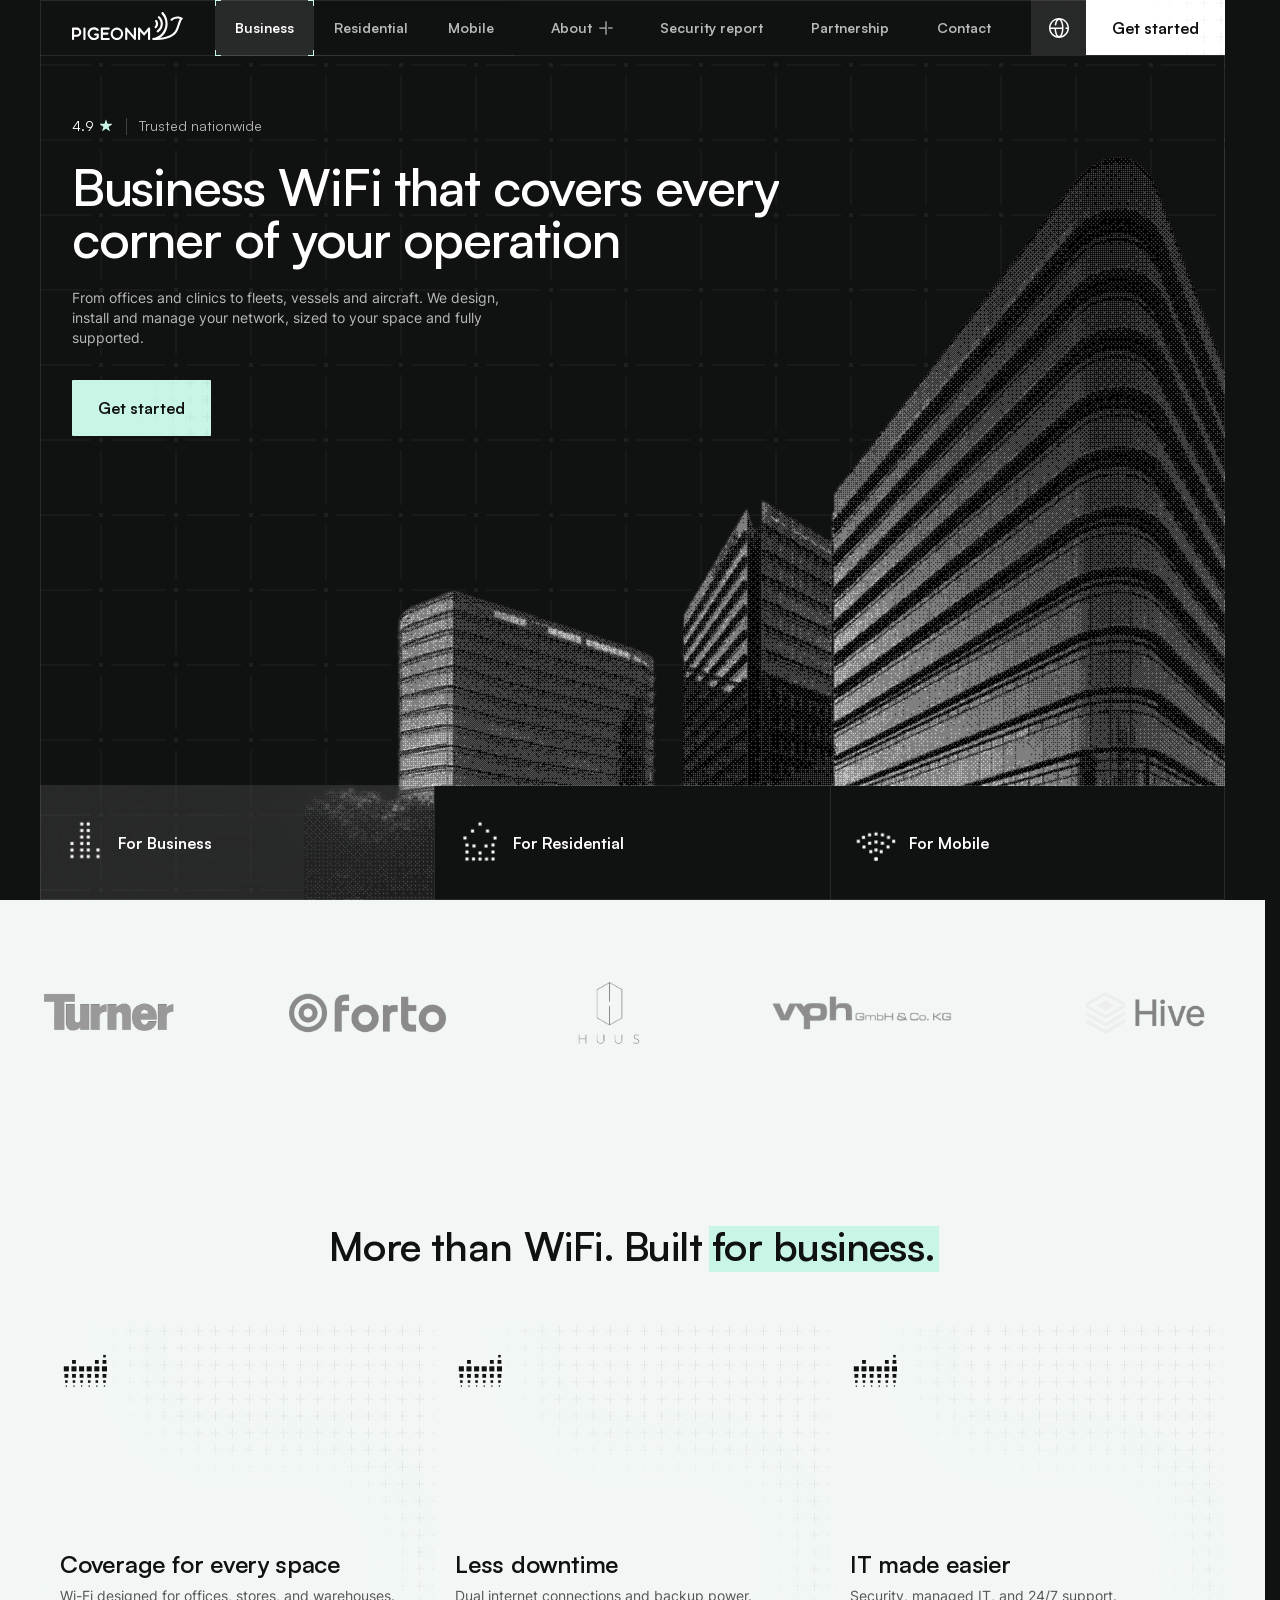
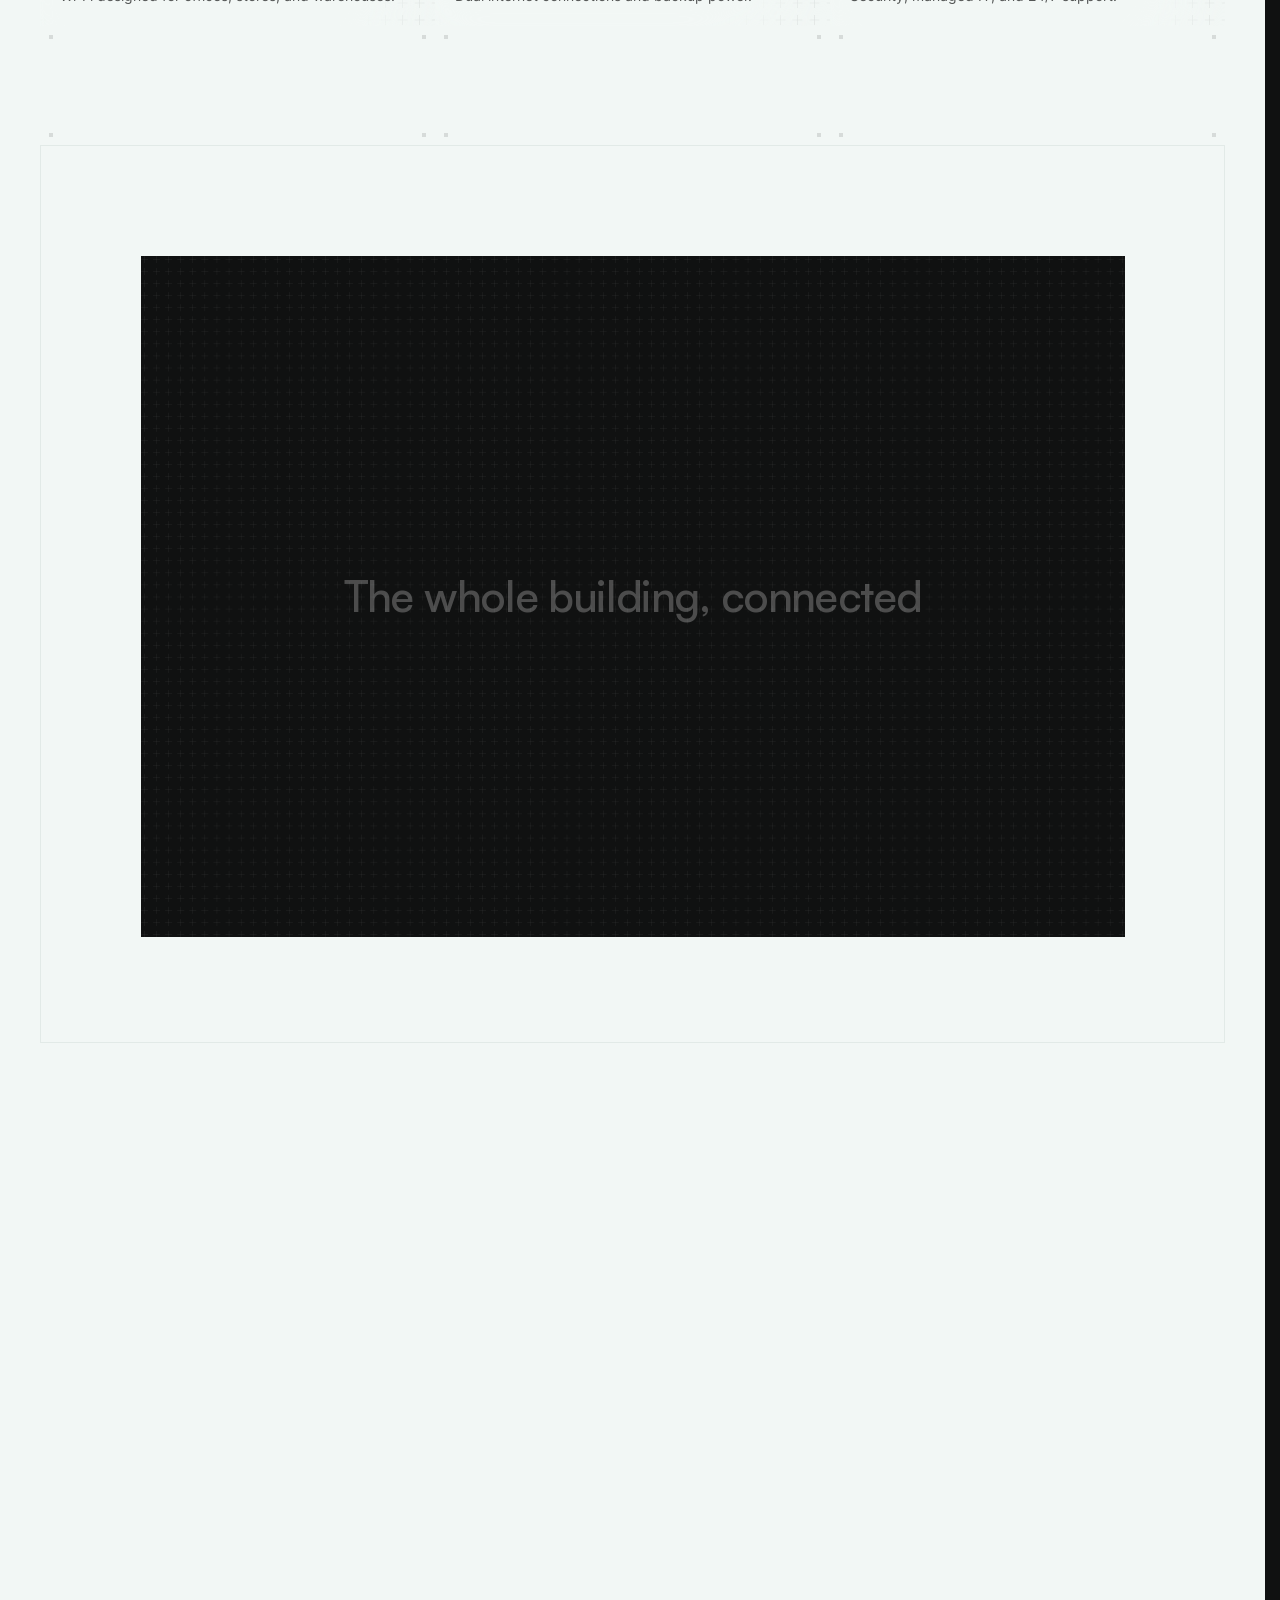
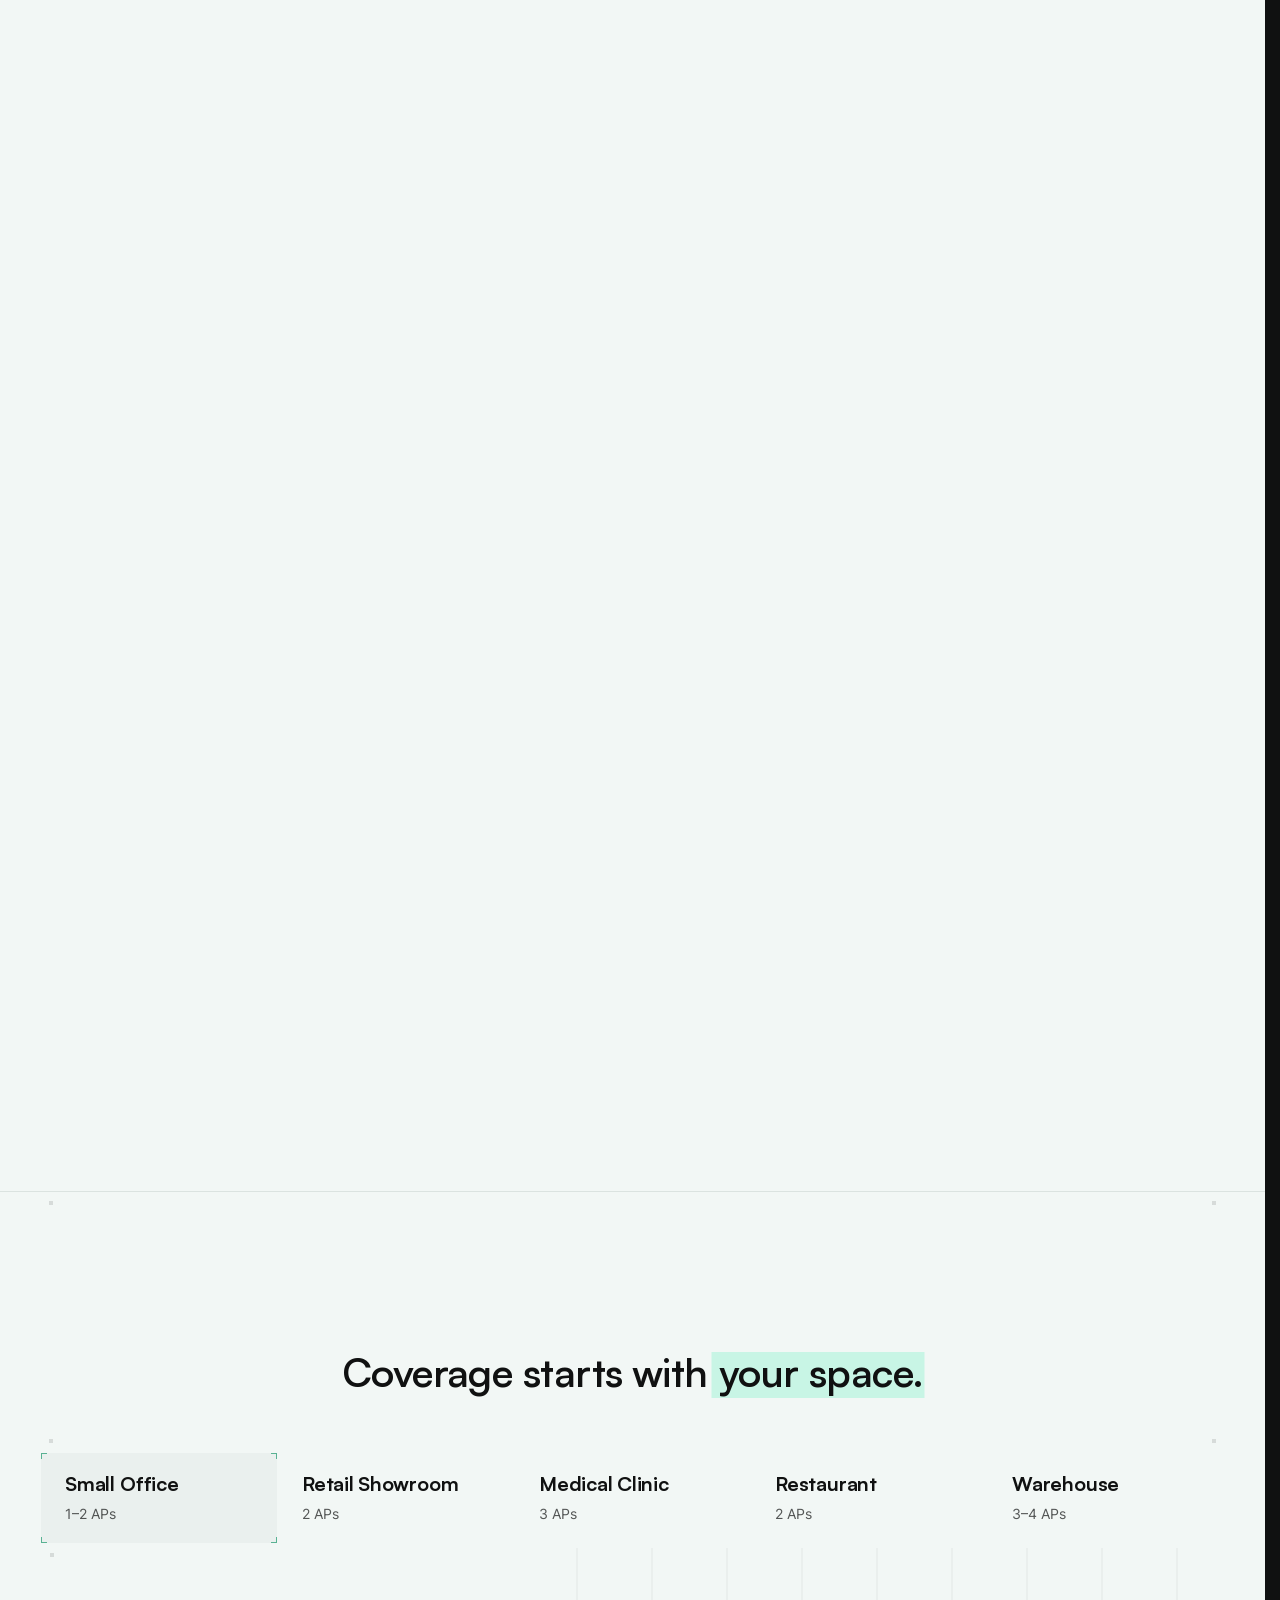
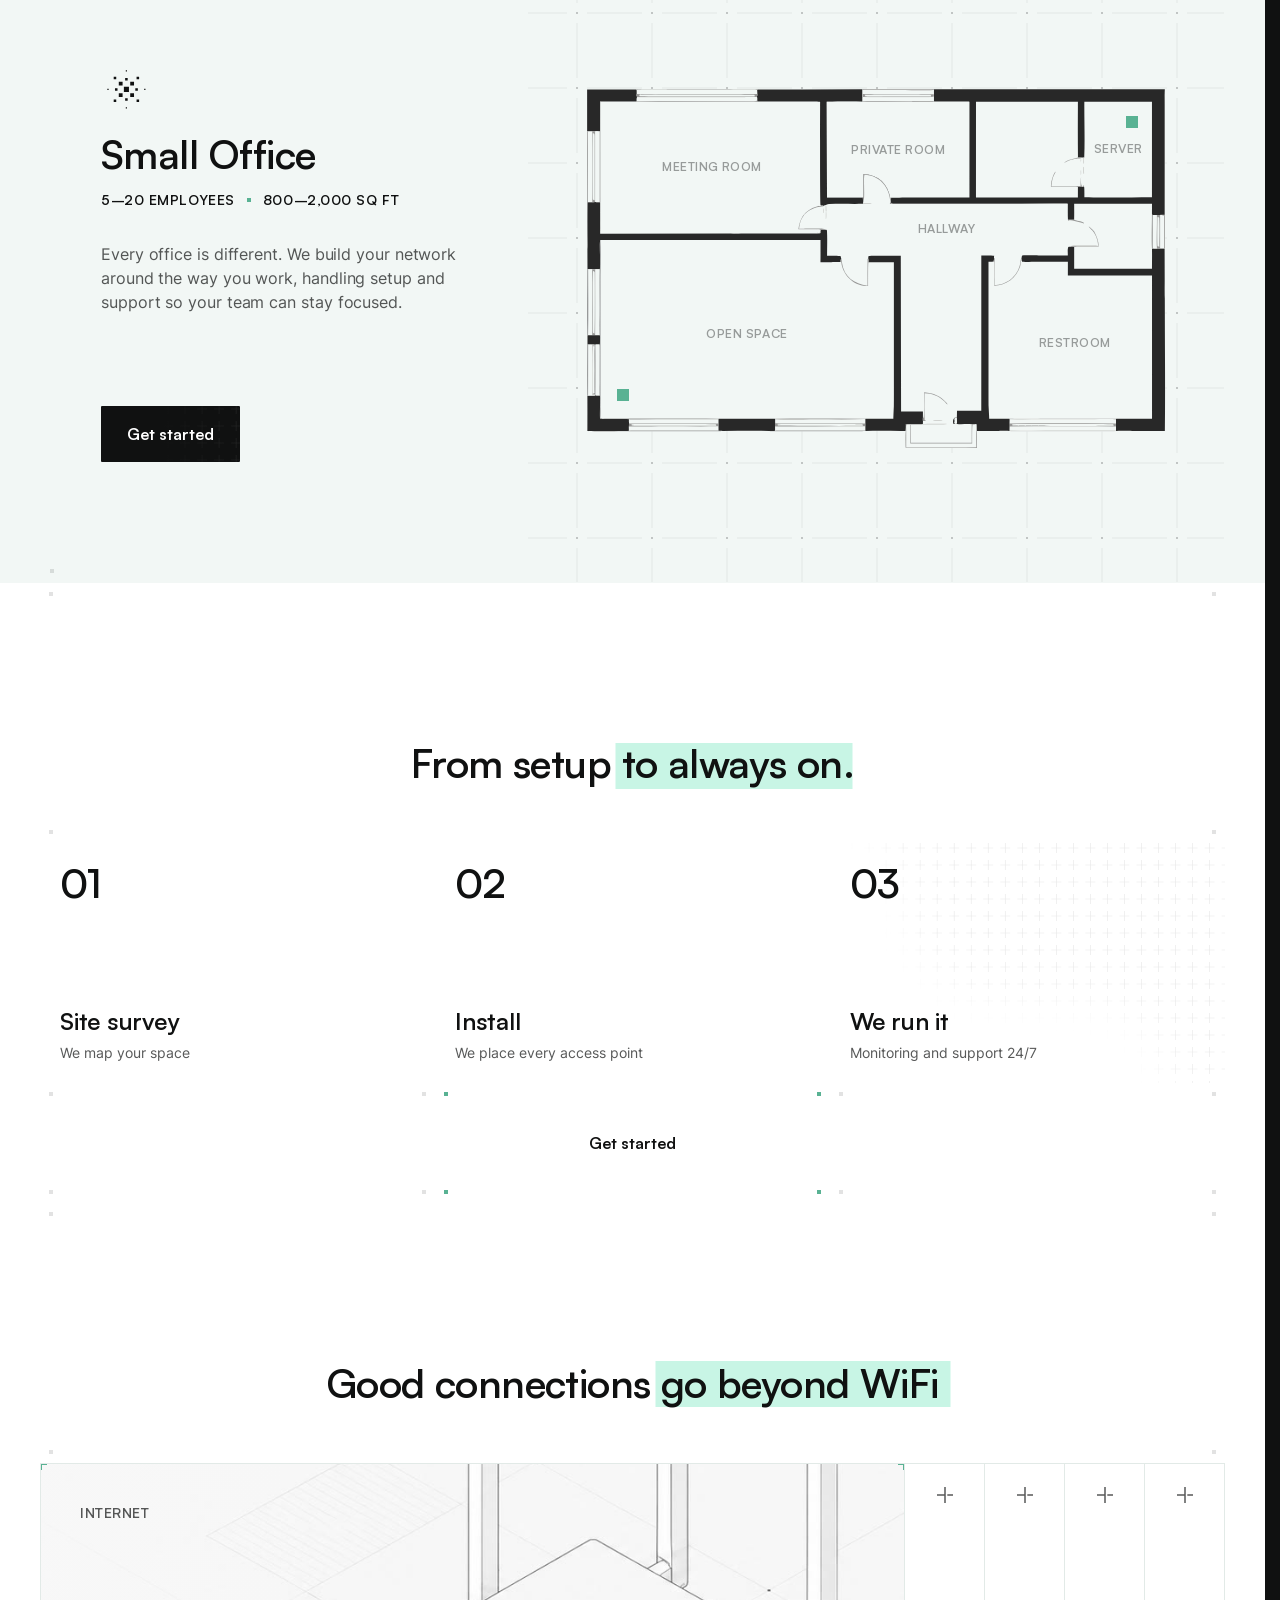
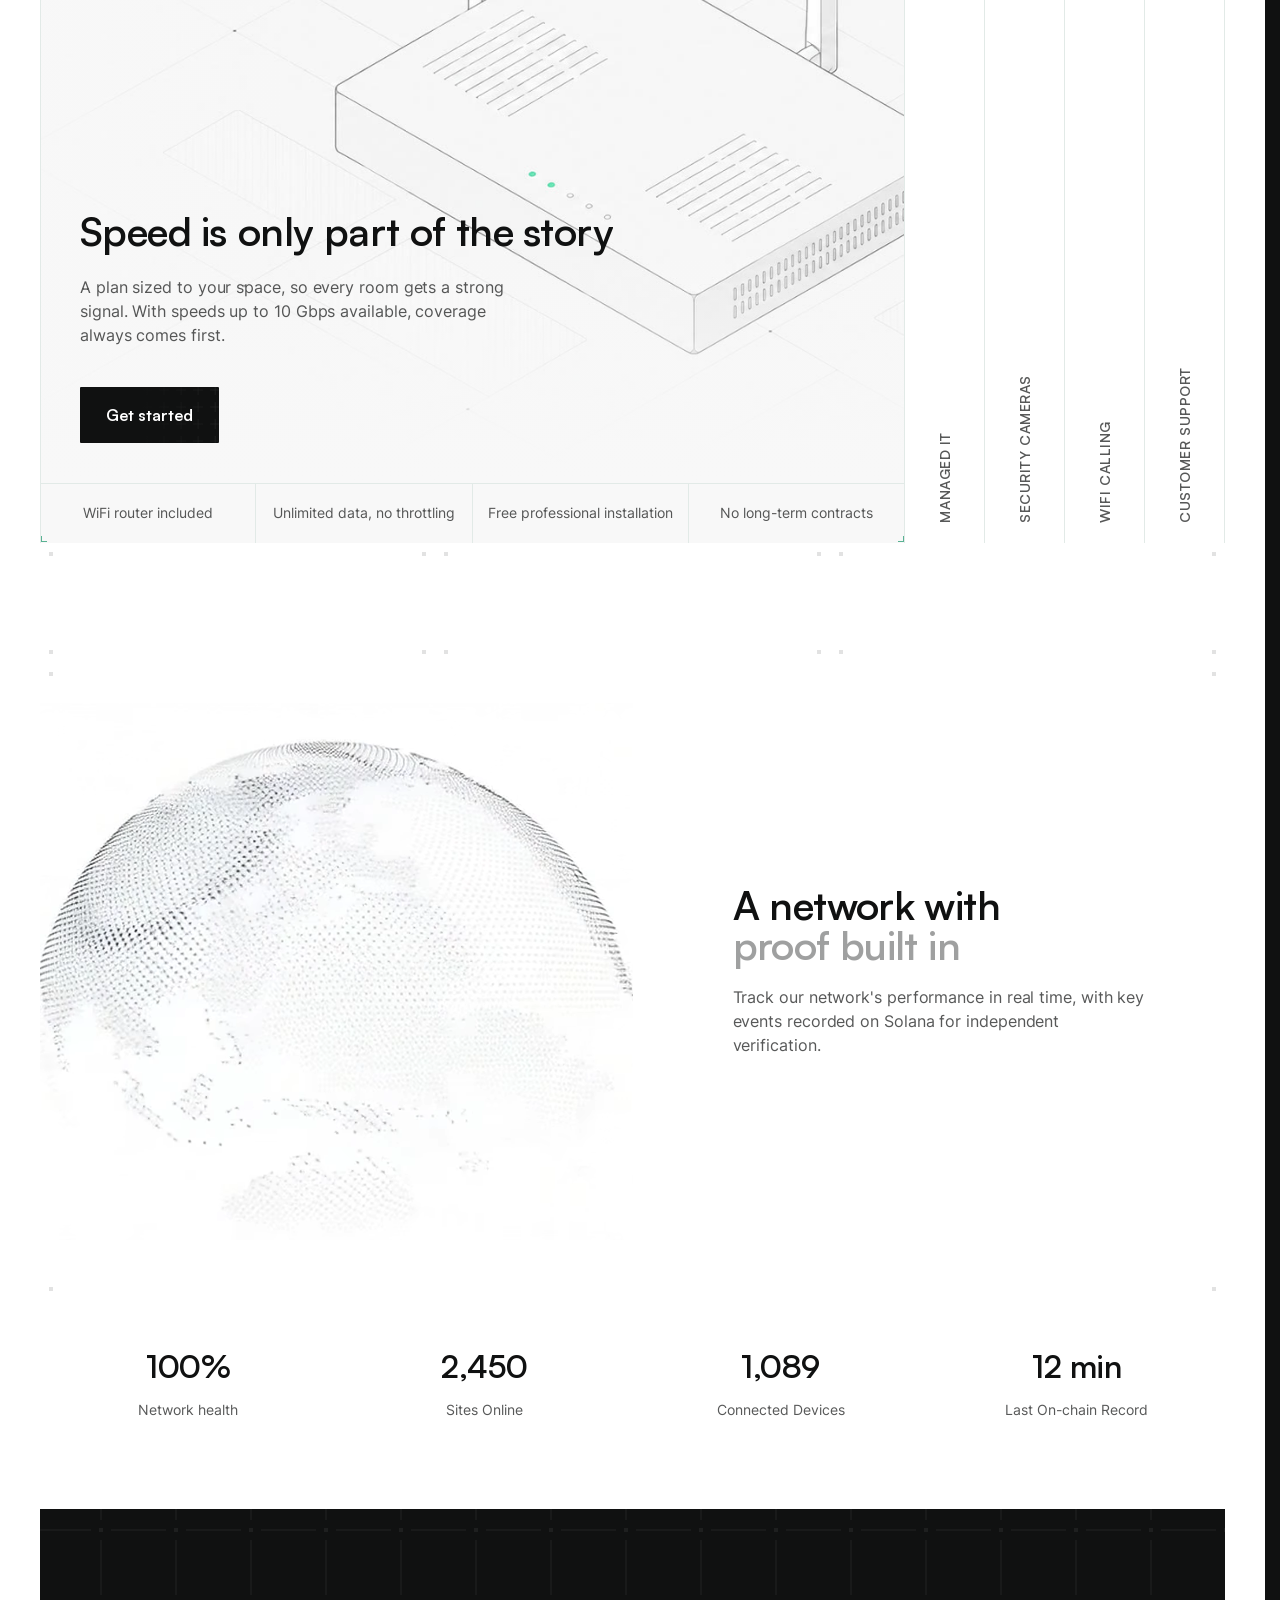
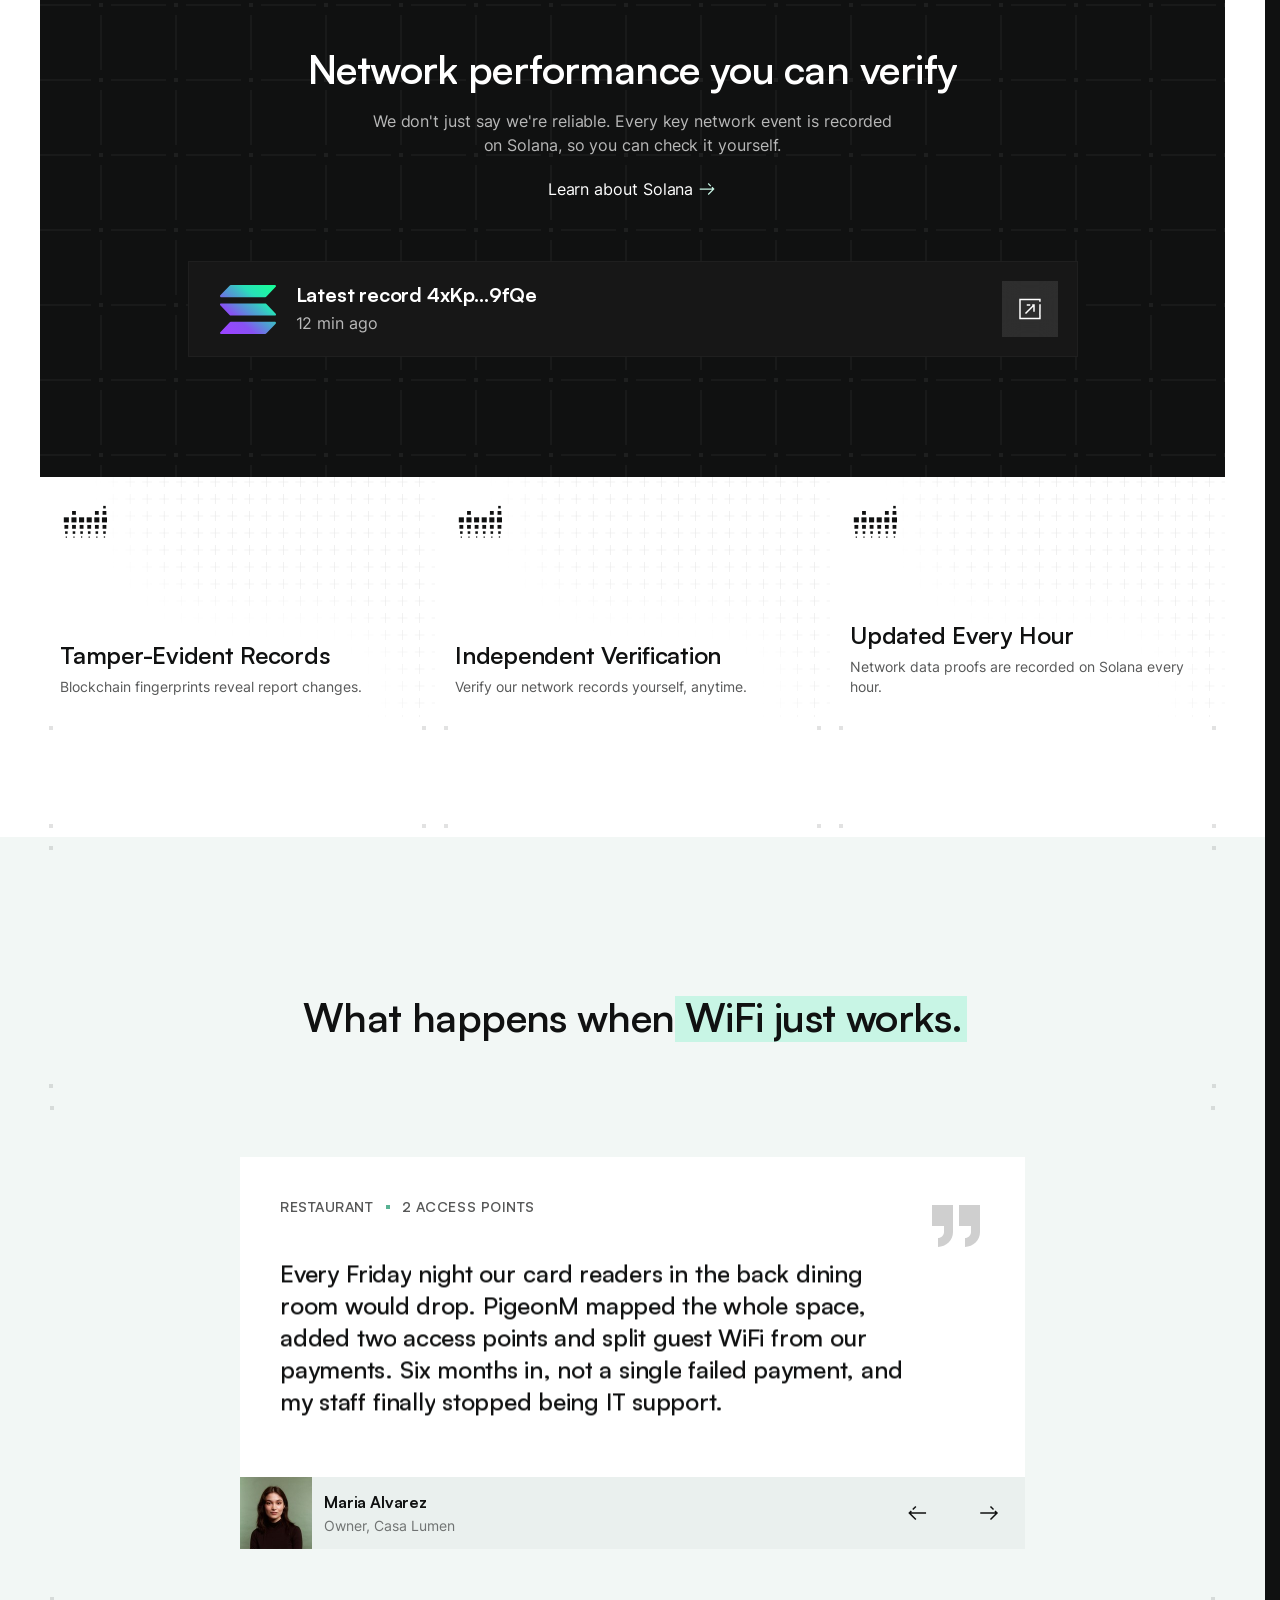
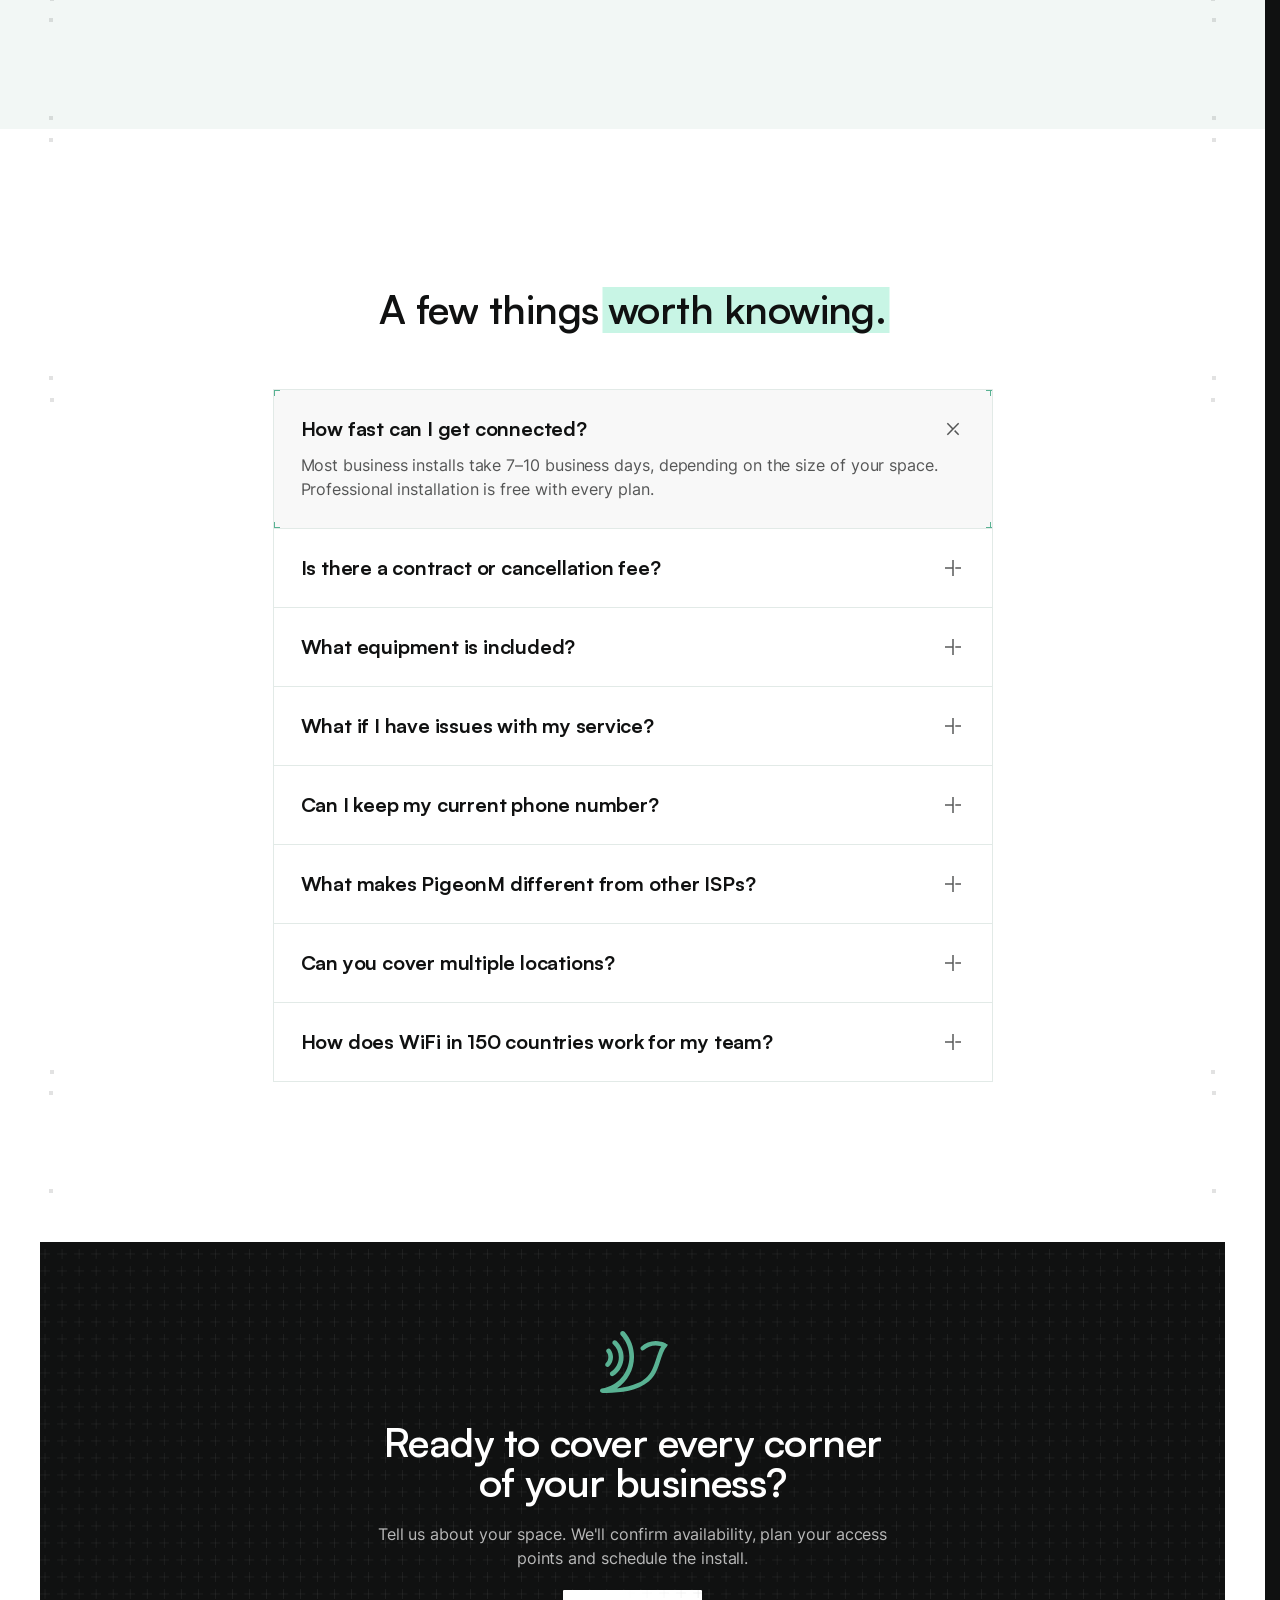
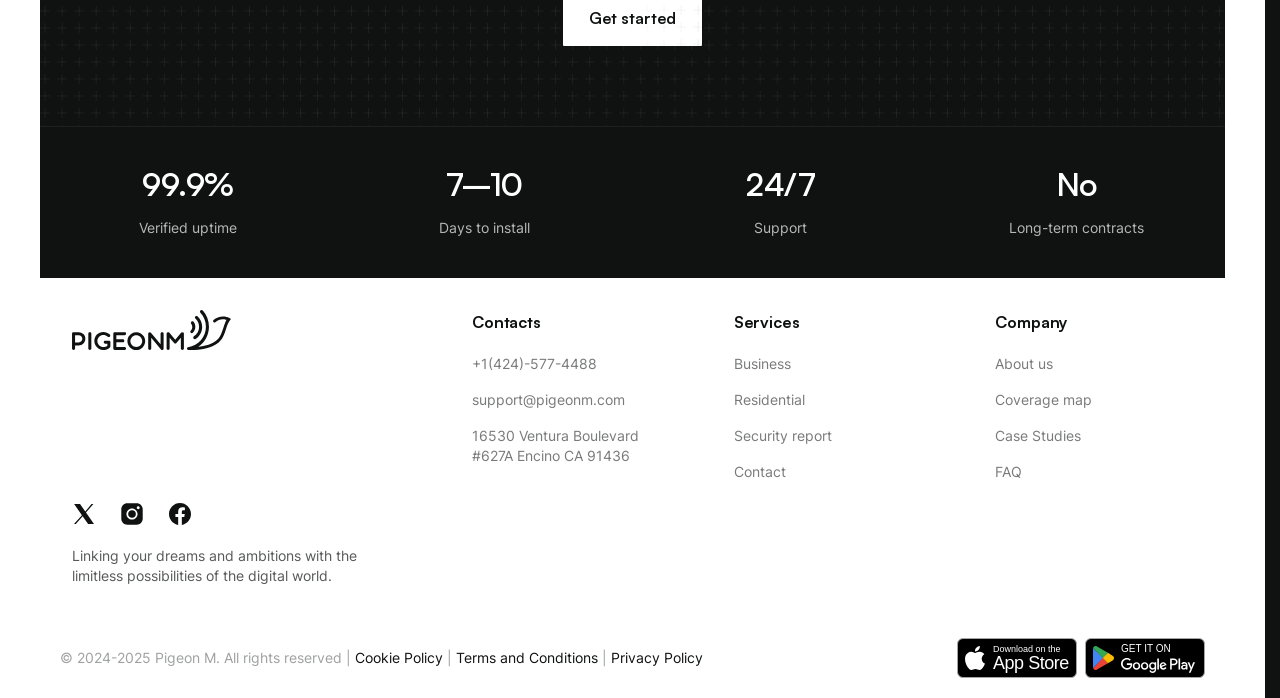
<file: business.html>
<!doctype html>
<!-- The Business page: for now a copy of the home page (index.html) -->
<html lang="en">
<head>
  <meta charset="utf-8">
  <meta name="viewport" content="width=device-width, initial-scale=1">
  <title>PigeonM — Business WiFi</title>
  <script>
    document.documentElement.classList.add('js', 'is-locked');
    // every page opens at its top, never where the last one was scrolled to (js/hero.js)
    if ('scrollRestoration' in history) history.scrollRestoration = 'manual';
    // coming from another of the site's pages: no loader; where the browser runs a transition
    // between pages (is-vt), a line sweeps across the screen and leaves this page behind it,
    // shown as it is (css/hero.css); elsewhere the hero carries on from the last page's (js/hero.js)
    try {
      const nav = JSON.parse(sessionStorage.getItem('pm-nav'));
      if (nav && Date.now() - nav.t < 10000 && nav.path !== location.pathname) {
        document.documentElement.classList.add('is-nav');
        if ('PageRevealEvent' in window) document.documentElement.classList.add('is-vt');
        // at its top from the very first frame, before the browser takes it for the sweep:
        // Safari carries the last page's scroll over to this one
        const top = () => { if (!location.hash) window.scrollTo(0, 0); };
        top();
        addEventListener('pagereveal', top);
        addEventListener('DOMContentLoaded', top);
      }
    } catch (e) {}
  </script>
  <!-- the loader's dark page from the very first paint -->
  <style>html, body { margin: 0; background: #101111; }</style>
  <script src="js/hero.js?v=d8c87324" defer></script>
  <script src="js/sections.js?v=bc07246f" defer></script>
  <script src="js/connectivity.js?v=be5ec147" defer></script>
  <script src="js/dither.js?v=79d2ff6c" defer></script>
  <script src="js/plans.js?v=c41b9e18" defer></script>
  <script src="js/services.js?v=b4c0971b" defer></script>
  <script src="js/testimonials.js?v=256f5515" defer></script>
  <script src="js/faq.js?v=5b57e563" defer></script>
  <script src="js/plus-grid.js?v=1c6efb88" defer></script>
  <script src="js/grid.js?v=de0c2bf2" defer></script>
  <link rel="preload" as="image" href="assets/img/hero-business.webp" imagesrcset="assets/img/hero-business.webp 1x, assets/img/hero-business@2x.webp 2x">
  <link rel="stylesheet" href="css/hero.css?v=f1444ae8">
  <link rel="stylesheet" href="css/sections.css?v=68cc0d76">
</head>
<body>
<!-- the line that sweeps across the screen from page to page -->
<span class="page-line" aria-hidden="true"></span>

<!-- Loader: the hero's planet (the same clip, dithered alike) turns in the middle of the screen,
     then fades away and the hero draws itself in (js/hero.js) -->
<div class="loader" aria-hidden="true">
  <!-- the hero's grid, in its place, drawing in from the centre while the sphere turns -->
  <span class="loader__grid"><span class="hero__pattern"></span></span>
  <img class="loader__logo" src="assets/icons/logo.svg" width="107" height="26.8534" alt="">
  <div class="loader__planet">
    <video class="loader__planet-video" muted loop playsinline autoplay preload="auto" tabindex="-1" data-rate="0.6" data-dither-invert="1" data-dither-gain="2.4">
      <source src="assets/video/network-globe.webm" type="video/webm">
      <source src="assets/video/network-globe.mp4" type="video/mp4">
    </video>
  </div>
</div>

<section class="hero" data-hero data-state="business">
  <!-- the content box's backdrop: the grid pattern, and over it the default hero's planet (Figma
       350:13952) or an audience's dithered illustration (Figma 340:10854 / 340:10880 / 340:10906) -->
  <div class="hero__bg" aria-hidden="true">
    <span class="hero__pattern"></span>
    <!-- the planet and its shade, fitted to the copy together (js/hero.js) -->
    <div class="hero__fit" data-bg="home">
    <div class="hero__planet">
      <div class="hero__planet-media">
        <video class="hero__planet-video" muted loop playsinline autoplay preload="auto" tabindex="-1" data-rate="0.6" data-dither-invert="1" data-dither-gain="2.4">
          <source src="assets/video/network-globe.webm" type="video/webm">
          <source src="assets/video/network-globe.mp4" type="video/mp4">
        </video>
      </div>
    </div>
    <!-- a dark, blurred ellipse behind the copy, so the planet fades out under it -->
    <span class="hero__shade"></span>
    </div>
    <img class="hero__bg-img is-active" data-bg="business" src="assets/img/hero-business.webp"
         srcset="assets/img/hero-business.webp 1x, assets/img/hero-business@2x.webp 2x" width="922" height="754" alt="">
    <img class="hero__bg-img" data-bg="residential" data-src="assets/img/hero-residential.webp"
         data-srcset="assets/img/hero-residential.webp 1x, assets/img/hero-residential@2x.webp 2x" width="944" height="754" alt="">
    <img class="hero__bg-img" data-bg="mobile" data-src="assets/img/hero-mobile.webp"
         data-srcset="assets/img/hero-mobile.webp 1x, assets/img/hero-mobile@2x.webp 2x" width="942" height="754" alt="">
    <!-- a mint glow that follows the pointer over the illustration (Figma 302:3647), kept to the
         illustration's own shape -->
    <span class="hero__glow-area"><span class="hero__glow"></span></span>
    <span class="hero__wipe"></span>
  </div>

  <div class="hero__frame">
    <!-- Header -->
    <header class="header">
      <a class="header__logo" href="index.html" aria-label="PigeonM — home" data-intro="header">
        <img src="assets/icons/logo.svg" width="107" height="26.8534" alt="">
      </a>

      <nav class="audience" role="tablist" aria-label="Audience" data-intro="header">
        <span class="audience__indicator" aria-hidden="true"></span>
        <!-- Business has a page of its own -->
        <a class="audience__tab is-active" href="business.html" data-target="business" data-page aria-current="page">Business</a>
        <button class="audience__tab" role="tab" aria-selected="false" data-target="residential">Residential</button>
        <button class="audience__tab" role="tab" aria-selected="false" data-target="mobile">Mobile</button>
      </nav>

      <div class="header__actions">
        <div class="header__links">
          <a class="header__link" href="#about" data-intro="header">
            About
            <span class="icon icon--plus" aria-hidden="true"><img src="assets/icons/plus-light.svg" width="20" height="20" alt=""></span>
          </a>
          <a class="header__link" href="#security" data-intro="header">Security report</a>
          <a class="header__link" href="#partnership" data-intro="header">Partnership</a>
          <a class="header__link" href="#contact" data-intro="header">Contact</a>
        </div>
        <div class="header__cta">
          <button class="header__lang" type="button" aria-label="Change language" data-intro="header">
            <img src="assets/icons/globe.svg" width="24" height="24" alt="">
          </button>
          <a class="btn btn--sm" href="#start" data-intro="header"><span>Get started</span></a>
        </div>
      </div>
    </header>

    <!-- Content: the default hero's copy, centred, and each audience's, on the left -->
    <div class="hero__content">
      <div class="panel panel--home" data-panel="home" aria-hidden="true">
        <div class="rating">
          <span class="rating__score">
            4.9
            <span class="icon icon--star" aria-hidden="true"><img src="assets/icons/star.svg" width="16" height="16" alt=""></span>
          </span>
          <img class="rating__divider" src="assets/icons/divider.svg" width="1" height="17" alt="" aria-hidden="true">
          <span>Trusted nationwide</span>
        </div>
        <h2 class="panel__title" data-split>Stay connected at home, at work, and around the world.</h2>
        <p class="panel__text">Home and business internet, mobile service, and included global Wi-Fi. All managed through Pigeon M, with AI guidance along the way.</p>
        <a class="btn btn--mint" href="#start"><span>Get started</span></a>
      </div>

      <div class="panel is-active" data-panel="business">
        <div class="rating">
          <span class="rating__score">
            4.9
            <span class="icon icon--star" aria-hidden="true"><img src="assets/icons/star.svg" width="16" height="16" alt=""></span>
          </span>
          <img class="rating__divider" src="assets/icons/divider.svg" width="1" height="17" alt="" aria-hidden="true">
          <span>Trusted nationwide</span>
        </div>
        <h1 class="panel__title" data-split>Business WiFi that covers every corner of your operation</h1>
        <p class="panel__text">From offices and clinics to fleets, vessels and aircraft. We design, install and manage your network, sized to your space and fully supported.</p>
        <a class="btn btn--mint" href="#start"><span>Get started</span></a>
      </div>

      <div class="panel" data-panel="residential" aria-hidden="true">
        <div class="rating">
          <span class="rating__score">
            4.9
            <span class="icon icon--star" aria-hidden="true"><img src="assets/icons/star.svg" width="16" height="16" alt=""></span>
          </span>
          <img class="rating__divider" src="assets/icons/divider.svg" width="1" height="17" alt="" aria-hidden="true">
          <span>Trusted nationwide</span>
        </div>
        <h2 class="panel__title" data-split>One network for your<br>entire building</h2>
        <p class="panel__text">For owners, managers and developers. We design, install and manage WiFi across every unit and common area, so residents move in already connected.</p>
        <a class="btn btn--mint" href="#start"><span>Connect your building</span></a>
      </div>

      <div class="panel" data-panel="mobile" aria-hidden="true">
        <div class="rating">
          <span class="rating__score">
            4.9
            <span class="icon icon--star" aria-hidden="true"><img src="assets/icons/star.svg" width="16" height="16" alt=""></span>
          </span>
          <img class="rating__divider" src="assets/icons/divider.svg" width="1" height="17" alt="" aria-hidden="true">
          <span>Trusted nationwide</span>
        </div>
        <h2 class="panel__title" data-split>WiFi that moves with<br>you around the world</h2>
        <p class="panel__text">Stay connected automatically and securely through OpenRoaming WiFi networks in 150 countries. No passwords, no repeated sign-ins.</p>
        <a class="btn btn--mint" href="#start"><span>Get started</span></a>
      </div>
    </div>

    <!-- Audience cards -->
    <div class="cards">
      <span class="cards__highlight" aria-hidden="true"></span>
      <a class="card is-active" href="business.html" data-target="business" data-intro="card" data-page aria-current="page">
        <span class="card__icon" aria-hidden="true"></span>
        <span class="card__label">For Business</span>
      </a>
      <a class="card" href="#residential" data-target="residential" data-intro="card">
        <span class="card__icon" aria-hidden="true"></span>
        <span class="card__label">For Residential</span>
      </a>
      <a class="card" href="#mobile" data-target="mobile" data-intro="card">
        <span class="card__icon" aria-hidden="true"></span>
        <span class="card__label">For Mobile</span>
      </a>
    </div>
  </div>
</section>

<section class="logos" aria-label="Trusted by">
  <ul class="logos__list">
    <li class="logos__item"><img loading="lazy" src="assets/logos/turner.png" width="136" height="44" alt="Turner"></li>
    <li class="logos__item"><img loading="lazy" src="assets/logos/forto.png" width="157" height="40" alt="Forto"></li>
    <li class="logos__item"><img loading="lazy" src="assets/logos/huus.png" width="100" height="90" alt="HUUS"></li>
    <li class="logos__item"><img loading="lazy" src="assets/logos/vph.png" width="180" height="65" alt="vph GmbH &amp; Co. KG"></li>
    <li class="logos__item"><img loading="lazy" src="assets/logos/hive.png" width="160" height="45" alt="Hive"></li>
  </ul>
</section>

<section class="benefits">
  <div class="benefits__head">
    <span class="benefits__mark" aria-hidden="true"></span>
    <h2 class="section-title">More than WiFi. Built for business.</h2>
  </div>
  <div class="benefits__row">
    <article class="benefit">
      <img loading="lazy" class="benefit__grid" src="assets/patterns/plus-grid.svg" width="691" height="503" alt="" aria-hidden="true">
      <img loading="lazy" class="benefit__fade" src="assets/patterns/fade-1.svg" alt="" aria-hidden="true">
      <img loading="lazy" class="benefit__icon" src="assets/icons/dot-wave.svg" width="50" height="50" alt="" aria-hidden="true">
      <div class="benefit__text">
        <h3 class="benefit__title">Coverage for every space</h3>
        <p class="benefit__desc">Wi-Fi designed for offices, stores, and warehouses.</p>
      </div>
    </article>
    <article class="benefit">
      <img loading="lazy" class="benefit__grid" src="assets/patterns/plus-grid.svg" width="691" height="503" alt="" aria-hidden="true">
      <img loading="lazy" class="benefit__fade" src="assets/patterns/fade-2.svg" alt="" aria-hidden="true">
      <img loading="lazy" class="benefit__icon" src="assets/icons/dot-wave.svg" width="50" height="50" alt="" aria-hidden="true">
      <div class="benefit__text">
        <h3 class="benefit__title">Less downtime</h3>
        <p class="benefit__desc">Dual internet connections and backup power.</p>
      </div>
    </article>
    <article class="benefit">
      <img loading="lazy" class="benefit__grid" src="assets/patterns/plus-grid.svg" width="691" height="503" alt="" aria-hidden="true">
      <img loading="lazy" class="benefit__fade" src="assets/patterns/fade-3.svg" alt="" aria-hidden="true">
      <img loading="lazy" class="benefit__icon" src="assets/icons/dot-wave.svg" width="50" height="50" alt="" aria-hidden="true">
      <div class="benefit__text">
        <h3 class="benefit__title">IT made easier</h3>
        <p class="benefit__desc">Security, managed IT, and 24/7 support.</p>
      </div>
    </article>
  </div>
</section>

<div class="divider" aria-hidden="true"><i></i><i></i><i></i></div>

<section class="connectivity" data-connectivity>
  <div class="connectivity__stage">
    <div class="connectivity__box">
      <div class="connectivity__track">
        <div class="connectivity__panel" data-panel="title">
          <div class="connectivity__media">
            <img loading="lazy" class="connectivity__pattern" src="assets/patterns/connectivity-grid.svg" width="1388" height="979" alt="" aria-hidden="true">
          </div>
          <p class="section-title connectivity__title">The whole building, connected</p>
        </div>
        <div class="connectivity__panel" data-panel="residential">
          <div class="connectivity__media">
            <video class="connectivity__img" src="assets/connectivity/residential.mp4" data-line="0.3 3.25" poster="assets/connectivity/residential.jpg" muted playsinline preload="none" tabindex="-1" aria-label="A residential building: the wireframe turns into the photo"></video>
          </div>
        </div>
      </div>
    </div>
    <div class="connectivity__progress" aria-hidden="true"><span></span></div>
  </div>
</section>

<section class="plans" aria-labelledby="plans-title">
  <div class="plans__frame">
    <div class="plans__head">
      <span class="plans__mark" aria-hidden="true"></span>
      <h2 class="section-title" id="plans-title">Coverage starts with your space.</h2>
    </div>
    <div class="plans__content">
      <div class="plans__tabs" role="tablist" aria-label="Space type">
        <span class="plans__indicator" aria-hidden="true"></span>
        <button class="plan-tab is-active" role="tab" id="tab-small-office" aria-controls="plan-small-office" aria-selected="true" data-plan="small-office">
          <span class="plan-tab__name">Small Office</span>
          <span class="plan-tab__aps">1–2 APs</span>
        </button>
        <button class="plan-tab" role="tab" id="tab-retail" aria-controls="plan-retail" aria-selected="false" data-plan="retail">
          <span class="plan-tab__name">Retail Showroom</span>
          <span class="plan-tab__aps">2 APs</span>
        </button>
        <button class="plan-tab" role="tab" id="tab-clinic" aria-controls="plan-clinic" aria-selected="false" data-plan="clinic">
          <span class="plan-tab__name">Medical Clinic</span>
          <span class="plan-tab__aps">3 APs</span>
        </button>
        <button class="plan-tab" role="tab" id="tab-restaurant" aria-controls="plan-restaurant" aria-selected="false" data-plan="restaurant">
          <span class="plan-tab__name">Restaurant</span>
          <span class="plan-tab__aps">2 APs</span>
        </button>
        <button class="plan-tab" role="tab" id="tab-warehouse" aria-controls="plan-warehouse" aria-selected="false" data-plan="warehouse">
          <span class="plan-tab__name">Warehouse</span>
          <span class="plan-tab__aps">3–4 APs</span>
        </button>
      </div>
      <div class="plans__panel" role="tabpanel" id="plan-small-office" aria-labelledby="tab-small-office">
        <div class="plans__info">
          <div class="plans__texts">
            <img loading="lazy" class="plans__icon" src="assets/icons/dot-star.svg" width="50" height="50" alt="">
            <div class="plans__copy">
              <div class="plans__heading">
                <h3 class="plans__title">Small Office</h3>
                <p class="plans__tags"><span>5–20 employees</span><span class="plans__bullet" aria-hidden="true"></span><span>800–2,000 sq ft</span></p>
              </div>
              <p class="plans__desc">Every office is different. We build your network around the way you work, handling setup and support so your team can stay focused.</p>
            </div>
          </div>
          <a class="btn btn--dark" href="#start"><span>Get started</span></a>
        </div>
        <div class="plans__illus" aria-hidden="true">
          <div class="plans__plan">
            <img loading="lazy" src="assets/plans/small-office.svg" width="680" height="438" alt="">
            <span class="plans__label" style="--x: 131; --y: 117">Meeting room</span>
            <span class="plans__label" style="--x: 316; --y: 101">Private room</span>
            <span class="plans__label" style="--x: 553; --y: 100">Server</span>
            <span class="plans__label" style="--x: 381; --y: 178">Hallway</span>
            <span class="plans__label" style="--x: 174; --y: 280">Open space</span>
            <span class="plans__label" style="--x: 499; --y: 289">Restroom</span>
            <span class="plans__signal" style="--x: 58; --y: 50; --w: 284; --h: 333"><i style="--x: 29; --y: 292"></i></span>
            <span class="plans__signal" style="--x: 342; --y: 50; --w: 280; --h: 333"><i style="--x: 242; --y: 25"></i></span>
          </div>
        </div>
      </div>
      <div class="plans__panel" role="tabpanel" id="plan-retail" aria-labelledby="tab-retail" hidden>
        <div class="plans__info">
          <div class="plans__texts">
            <img loading="lazy" class="plans__icon" src="assets/icons/dot-star.svg" width="50" height="50" alt="">
            <div class="plans__copy">
              <div class="plans__heading">
                <h3 class="plans__title">Retail Showroom</h3>
                <p class="plans__tags"><span>Customer-facing retail</span><span class="plans__bullet" aria-hidden="true"></span><span>1,500–4,000 sq ft</span></p>
              </div>
              <p class="plans__desc">Great shopping experiences depend on the details. Keep payments, staff devices, and customer WiFi running smoothly from the showroom floor to checkout.</p>
            </div>
          </div>
          <a class="btn btn--dark" href="#start"><span>Get started</span></a>
        </div>
        <div class="plans__illus" aria-hidden="true">
          <div class="plans__plan">
            <img loading="lazy" src="assets/plans/retail.svg" width="680" height="435" alt="">
            <span class="plans__label" style="--x: 261; --y: 246">Sales floor</span>
            <span class="plans__label" style="--x: 147; --y: 88">Stock room</span>
            <span class="plans__label" style="--x: 348; --y: 86">Back office</span>
            <span class="plans__label" style="--x: 510; --y: 201">Fitting room</span>
            <span class="plans__label" style="--x: 568; --y: 88">WC</span>
            <span class="plans__signal" style="--x: 55; --y: 48; --w: 571; --h: 188"><i style="--x: 265; --y: 65"></i></span>
            <span class="plans__signal" style="--x: 55; --y: 236; --w: 571; --h: 151"><i style="--x: 530; --y: 111"></i></span>
          </div>
        </div>
      </div>
      <div class="plans__panel" role="tabpanel" id="plan-clinic" aria-labelledby="tab-clinic" hidden>
        <div class="plans__info">
          <div class="plans__texts">
            <img loading="lazy" class="plans__icon" src="assets/icons/dot-star.svg" width="50" height="50" alt="">
            <div class="plans__copy">
              <div class="plans__heading">
                <h3 class="plans__title">Medical Clinic</h3>
                <p class="plans__tags"><span>Multi-room clinic</span><span class="plans__bullet" aria-hidden="true"></span><span>2,000–6,000 sq ft</span></p>
              </div>
              <p class="plans__desc">Patient care comes first. Give your staff and connected systems the reliable, secure network they need to keep daily operations running smoothly.</p>
            </div>
          </div>
          <a class="btn btn--dark" href="#start"><span>Get started</span></a>
        </div>
        <div class="plans__illus" aria-hidden="true">
          <div class="plans__plan">
            <img loading="lazy" src="assets/plans/clinic.svg" width="680" height="436" alt="">
            <span class="plans__label" style="--x: 93; --y: 99">Exam room</span>
            <span class="plans__label" style="--x: 212; --y: 99">Exam room</span>
            <span class="plans__label" style="--x: 334; --y: 99">Exam room</span>
            <span class="plans__label" style="--x: 456; --y: 247">WC</span>
            <span class="plans__label" style="--x: 528; --y: 315">Waiting</span>
            <span class="plans__label" style="--x: 206; --y: 300">Lab / Imaging</span>
            <span class="plans__signal" style="--x: 54; --y: 47; --w: 281; --h: 339"><i style="--x: 33; --y: 306"></i></span>
            <span class="plans__signal" style="--x: 335; --y: 47; --w: 290; --h: 164"><i style="--x: 250; --y: 25"></i></span>
            <span class="plans__signal" style="--x: 335; --y: 211; --w: 290; --h: 175"><i style="--x: 236; --y: 127"></i></span>
          </div>
        </div>
      </div>
      <div class="plans__panel" role="tabpanel" id="plan-restaurant" aria-labelledby="tab-restaurant" hidden>
        <div class="plans__info">
          <div class="plans__texts">
            <img loading="lazy" class="plans__icon" src="assets/icons/dot-star.svg" width="50" height="50" alt="">
            <div class="plans__copy">
              <div class="plans__heading">
                <h3 class="plans__title">Restaurant</h3>
                <p class="plans__tags"><span>Dining + kitchen</span><span class="plans__bullet" aria-hidden="true"></span><span>2,500–5,000 sq ft</span></p>
              </div>
              <p class="plans__desc">From the first order to the final payment, keep your restaurant connected. Reliable WiFi for your team, your systems, and your guests.</p>
            </div>
          </div>
          <a class="btn btn--dark" href="#start"><span>Get started</span></a>
        </div>
        <div class="plans__illus" aria-hidden="true">
          <div class="plans__plan">
            <img loading="lazy" src="assets/plans/restaurant.svg" width="680" height="431.2" alt="">
            <span class="plans__label" style="--x: 292; --y: 245">Dining Area</span>
            <span class="plans__label" style="--x: 261; --y: 102">Kitchen</span>
            <span class="plans__label" style="--x: 542; --y: 196">Bar</span>
            <span class="plans__label" style="--x: 442; --y: 96">Restroom</span>
            <span class="plans__signal" style="--x: 57; --y: 46; --w: 287; --h: 338"><i style="--x: 38; --y: 30"></i></span>
            <span class="plans__signal" style="--x: 344; --y: 46; --w: 279; --h: 338"><i style="--x: 236; --y: 295"></i></span>
          </div>
        </div>
      </div>
      <div class="plans__panel" role="tabpanel" id="plan-warehouse" aria-labelledby="tab-warehouse" hidden>
        <div class="plans__info">
          <div class="plans__texts">
            <img loading="lazy" class="plans__icon" src="assets/icons/dot-star.svg" width="50" height="50" alt="">
            <div class="plans__copy">
              <div class="plans__heading">
                <h3 class="plans__title">Warehouse</h3>
                <p class="plans__tags"><span>Industrial storage</span><span class="plans__bullet" aria-hidden="true"></span><span>10,000–50,000 sq ft</span></p>
              </div>
              <p class="plans__desc">Keep your operation connected across large, demanding spaces. Reliable WiFi for inventory systems, scanners, and teams on the move.</p>
            </div>
          </div>
          <a class="btn btn--dark" href="#start"><span>Get started</span></a>
        </div>
        <div class="plans__illus" aria-hidden="true">
          <div class="plans__plan">
            <img loading="lazy" src="assets/plans/warehouse.svg" width="680" height="453.33" alt="">
            <span class="plans__label" style="--x: 74; --y: 76.67">Break</span>
            <span class="plans__label" style="--x: 257; --y: 156.67">Storage zone</span>
            <span class="plans__label" style="--x: 298; --y: 303.67">Shipping doc</span>
            <span class="plans__signal" style="--x: 53; --y: 42; --w: 127; --h: 158"><i style="--x: 17; --y: 14.67"></i></span>
            <span class="plans__signal" style="--x: 53; --y: 200; --w: 127; --h: 155"><i style="--x: 17; --y: 125.67"></i></span>
            <span class="plans__signal" style="--x: 180; --y: 42; --w: 220; --h: 313"><i style="--x: 96; --y: 86.67"></i></span>
            <span class="plans__signal" style="--x: 400; --y: 42; --w: 229; --h: 313"><i style="--x: 112; --y: 23.67"></i></span>
          </div>
        </div>
      </div>
    </div>
  </div>
</section>

<section class="steps" aria-labelledby="steps-title">
  <div class="steps__frame">
    <div class="steps__head">
      <span class="steps__mark" aria-hidden="true"></span>
      <h2 class="section-title" id="steps-title">From setup to always on.</h2>
    </div>
    <ol class="steps__row">
    <li class="step">
      <img loading="lazy" class="step__grid" src="assets/patterns/plus-grid.svg" width="691" height="503" alt="" aria-hidden="true">
      <img loading="lazy" class="step__fade" src="assets/patterns/fade-white.svg" alt="" aria-hidden="true">
      <span class="step__num" aria-hidden="true">01</span>
      <div class="step__text">
        <h3 class="step__title">Site survey</h3>
        <p class="step__desc">We map your space</p>
      </div>
    </li>
    <li class="step">
      <img loading="lazy" class="step__grid" src="assets/patterns/plus-grid.svg" width="691" height="503" alt="" aria-hidden="true">
      <img loading="lazy" class="step__fade" src="assets/patterns/fade-white.svg" alt="" aria-hidden="true">
      <span class="step__num" aria-hidden="true">02</span>
      <div class="step__text">
        <h3 class="step__title">Install</h3>
        <p class="step__desc">We place every access point</p>
      </div>
    </li>
    <li class="step">
      <img loading="lazy" class="step__grid" src="assets/patterns/plus-grid.svg" width="691" height="503" alt="" aria-hidden="true">
      <img loading="lazy" class="step__fade" src="assets/patterns/fade-white.svg" alt="" aria-hidden="true">
      <span class="step__num" aria-hidden="true">03</span>
      <div class="step__text">
        <h3 class="step__title">We run it</h3>
        <p class="step__desc">Monitoring and support 24/7</p>
      </div>
    </li>
      <li class="steps__sweep" aria-hidden="true"></li>
    </ol>
  </div>
  <!-- the band closing the section holds the call to action in its middle cell (Figma 321:8569) -->
  <div class="divider divider--white">
    <i aria-hidden="true"></i>
    <a class="divider__cta" href="#start"><span class="steps__btn">Get started</span></a>
    <i aria-hidden="true"></i>
  </div>
</section>

<section class="services" aria-labelledby="services-title">
  <div class="services__frame">
    <div class="services__head">
      <span class="services__mark" aria-hidden="true"></span>
      <h2 class="section-title" id="services-title">Good connections go beyond WiFi</h2>
    </div>
    <ul class="services__row" role="tablist" aria-label="Services">
      <li class="svc is-active" role="presentation">
        <button class="svc__tab" type="button" role="tab" id="svc-tab-internet" aria-controls="svc-internet" aria-selected="true">
          <span class="svc__name">Internet</span>
          <img loading="lazy" class="svc__plus" src="assets/icons/plus.svg" width="24" height="24" alt="">
        </button>
        <div class="svc__card" role="tabpanel" id="svc-internet" aria-labelledby="svc-tab-internet">
          <span class="svc__art" style="--r: -431.5; --t: -197.5; --w: 1452; --h: 817"><img loading="lazy" src="assets/services/internet.jpg" width="1452" height="817" alt=""></span>
          <p class="svc__label">Internet</p>
          <div class="svc__body">
            <div class="svc__texts">
              <h3 class="svc__title">Speed is only part of the story</h3>
              <p class="svc__desc">A plan sized to your space, so every room gets a strong signal. With speeds up to 10 Gbps available, coverage always comes first.</p>
            </div>
            <a class="btn btn--dark" href="#start"><span>Get started</span></a>
          </div>
          <ul class="svc__items">
            <li>WiFi router included</li>
            <li>Unlimited data, no throttling</li>
            <li>Free professional installation</li>
            <li>No long-term contracts</li>
          </ul>
        </div>
      </li>
      <li class="svc" role="presentation">
        <button class="svc__tab" type="button" role="tab" id="svc-tab-managed-it" aria-controls="svc-managed-it" aria-selected="false" tabindex="-1">
          <span class="svc__name">Managed IT</span>
          <img loading="lazy" class="svc__plus" src="assets/icons/plus.svg" width="24" height="24" alt="">
        </button>
        <div class="svc__card" role="tabpanel" id="svc-managed-it" aria-labelledby="svc-tab-managed-it">
          <span class="svc__art" style="--r: -342.5; --t: -146.5; --w: 1157; --h: 651"><img loading="lazy" src="assets/services/managed-it.jpg" width="1157" height="651" alt=""></span>
          <p class="svc__label">Managed IT</p>
          <div class="svc__body">
            <div class="svc__texts">
              <h3 class="svc__title">Your IT should work without<br>a second thought</h3>
              <p class="svc__desc">Technology should make work easier, not give you more to manage. From everyday technical issues to ongoing maintenance, we help keep your systems running smoothly.</p>
            </div>
            <a class="btn btn--dark" href="#start"><span>Get started</span></a>
          </div>
          <ul class="svc__items">
            <li>Network &amp; device assistance</li>
            <li>IT troubleshooting</li>
            <li>Cloud protection options</li>
            <li>Ongoing maintenance</li>
          </ul>
        </div>
      </li>
      <li class="svc" role="presentation">
        <button class="svc__tab" type="button" role="tab" id="svc-tab-security" aria-controls="svc-security" aria-selected="false" tabindex="-1">
          <span class="svc__name">Security Cameras</span>
          <img loading="lazy" class="svc__plus" src="assets/icons/plus.svg" width="24" height="24" alt="">
        </button>
        <div class="svc__card" role="tabpanel" id="svc-security" aria-labelledby="svc-tab-security">
          <span class="svc__art" style="--r: -431.5; --t: -187.5; --w: 1342; --h: 755"><img loading="lazy" src="assets/services/security.jpg" width="1342" height="755" alt=""></span>
          <p class="svc__label">Security Cameras</p>
          <div class="svc__body">
            <div class="svc__texts">
              <h3 class="svc__title">Know what&#39;s happening<br>when you&#39;re not there</h3>
              <p class="svc__desc">Keep an eye on your property with intelligent detection, cloud video storage, and sharp 4K footage — without having to watch every second.</p>
            </div>
            <a class="btn btn--dark" href="#start"><span>Get started</span></a>
          </div>
          <ul class="svc__items">
            <li>AI-powered detection</li>
            <li>Cloud video storage</li>
            <li>4K video resolution</li>
            <li>2, 4 or 8-camera setups</li>
          </ul>
        </div>
      </li>
      <li class="svc" role="presentation">
        <button class="svc__tab" type="button" role="tab" id="svc-tab-wifi-calling" aria-controls="svc-wifi-calling" aria-selected="false" tabindex="-1">
          <span class="svc__name">WiFi Calling</span>
          <img loading="lazy" class="svc__plus" src="assets/icons/plus.svg" width="24" height="24" alt="">
        </button>
        <div class="svc__card" role="tabpanel" id="svc-wifi-calling" aria-labelledby="svc-tab-wifi-calling">
          <span class="svc__art" style="--r: -418.5; --t: -121.5; --w: 1267; --h: 713"><img loading="lazy" src="assets/services/wifi-calling.jpg" width="1267" height="713" alt=""></span>
          <p class="svc__label">WiFi Calling</p>
          <div class="svc__body">
            <div class="svc__texts">
              <h3 class="svc__title">A weak signal shouldn&#39;t<br>end the conversation</h3>
              <p class="svc__desc">Stay reachable even where cellular reception falls short. Make and receive calls over WiFi while keeping the number your customers already know.</p>
            </div>
            <a class="btn btn--dark" href="#start"><span>Get started</span></a>
          </div>
          <ul class="svc__items">
            <li>Make &amp; receive calls over WiFi</li>
            <li>Calling in weak-signal areas</li>
            <li>Keep your existing number</li>
            <li>Free number porting</li>
          </ul>
        </div>
      </li>
      <li class="svc" role="presentation">
        <button class="svc__tab" type="button" role="tab" id="svc-tab-support" aria-controls="svc-support" aria-selected="false" tabindex="-1">
          <span class="svc__name">Customer Support</span>
          <img loading="lazy" class="svc__plus" src="assets/icons/plus.svg" width="24" height="24" alt="">
        </button>
        <div class="svc__card" role="tabpanel" id="svc-support" aria-labelledby="svc-tab-support">
          <span class="svc__art" style="--r: -456.5; --t: -86.5; --w: 1348; --h: 759"><img loading="lazy" src="assets/services/support.jpg" width="1348" height="759" alt=""></span>
          <p class="svc__label">Customer Support</p>
          <div class="svc__body">
            <div class="svc__texts">
              <h3 class="svc__title">We&#39;re here long after the install</h3>
              <p class="svc__desc">Getting connected is just the beginning. Whether you have a question or something needs fixing, our team is here around the clock to help keep your business moving.</p>
            </div>
            <a class="btn btn--dark" href="#start"><span>Get started</span></a>
          </div>
          <ul class="svc__items">
            <li>Expert support 24/7</li>
            <li>Priority business assistance</li>
            <li>Dedicated account managers</li>
            <li>Ongoing technical support</li>
          </ul>
        </div>
      </li>
    </ul>
  </div>
  <div class="divider divider--white" aria-hidden="true"><i></i><i></i><i></i></div>
</section>

<section class="network" aria-labelledby="network-title">
  <div class="network__frame">
    <div class="network__main">
      <div class="network__media">
        <video poster="assets/img/network-globe.jpg" width="1672" height="941" muted loop playsinline preload="metadata" tabindex="-1" aria-label="A dotted globe, slowly turning">
          <source src="assets/video/network-globe.webm" type="video/webm">
          <source src="assets/video/network-globe.mp4" type="video/mp4">
        </video>
      </div>
      <div class="network__copy">
        <div class="network__texts">
          <h2 class="network__title" id="network-title">A network with<br><span>proof built in</span></h2>
          <p class="network__desc">Track our network&#39;s performance in real time, with key events recorded on Solana for independent verification.</p>
        </div>
      </div>
    </div>
    <dl class="network__stats">
      <div class="stat"><dt class="stat__value">100%</dt><dd class="stat__label">Network health</dd></div>
      <div class="stat"><dt class="stat__value">2,450</dt><dd class="stat__label">Sites Online</dd></div>
      <div class="stat"><dt class="stat__value">1,089</dt><dd class="stat__label">Connected Devices</dd></div>
      <div class="stat"><dt class="stat__value">12 min</dt><dd class="stat__label">Last On-chain Record</dd></div>
    </dl>
  </div>
</section>

<!-- Proof on Solana ("Network performance you can verify", Figma 281:4447) -->
<section class="solana" aria-labelledby="solana-title">
  <div class="solana__frame">
    <div class="solana__panel">
      <span class="solana__pattern" aria-hidden="true"></span>
      <div class="solana__head">
        <h2 class="section-title solana__title" id="solana-title">Network performance you can verify</h2>
        <p class="solana__desc">We don't just say we're reliable. Every key network event is recorded<br>on Solana, so you can check it yourself.</p>
        <a class="solana__link" href="#solana">Learn about Solana <img loading="lazy" src="assets/icons/arrow-right-mint.svg" width="20" height="20" alt="" aria-hidden="true"></a>
      </div>
      <div class="solana__record">
        <img loading="lazy" class="solana__logo" src="assets/icons/solana.svg" width="56" height="48.79" alt="Solana">
        <div class="solana__texts">
          <p class="solana__hash">Latest record 4xKp…9fQe</p>
          <p class="solana__time">12 min ago</p>
        </div>
        <a class="solana__open" href="#solana" aria-label="Open the record on Solana"><img loading="lazy" src="assets/icons/square-arrow.svg" width="24" height="24" alt=""></a>
      </div>
    </div>
    <div class="benefits__row solana__row">
      <article class="benefit">
        <img loading="lazy" class="benefit__grid" src="assets/patterns/plus-grid.svg" width="691" height="503" alt="" aria-hidden="true">
        <img loading="lazy" class="benefit__fade" src="assets/patterns/fade-white.svg" alt="" aria-hidden="true">
        <img loading="lazy" class="benefit__icon" src="assets/icons/dot-wave.svg" width="50" height="50" alt="" aria-hidden="true">
        <div class="benefit__text">
          <h3 class="benefit__title">Tamper-Evident Records</h3>
          <p class="benefit__desc">Blockchain fingerprints reveal report changes.</p>
        </div>
      </article>
      <article class="benefit">
        <img loading="lazy" class="benefit__grid" src="assets/patterns/plus-grid.svg" width="691" height="503" alt="" aria-hidden="true">
        <img loading="lazy" class="benefit__fade" src="assets/patterns/fade-white.svg" alt="" aria-hidden="true">
        <img loading="lazy" class="benefit__icon" src="assets/icons/dot-wave.svg" width="50" height="50" alt="" aria-hidden="true">
        <div class="benefit__text">
          <h3 class="benefit__title">Independent Verification</h3>
          <p class="benefit__desc">Verify our network records yourself, anytime.</p>
        </div>
      </article>
      <article class="benefit">
        <img loading="lazy" class="benefit__grid" src="assets/patterns/plus-grid.svg" width="691" height="503" alt="" aria-hidden="true">
        <img loading="lazy" class="benefit__fade" src="assets/patterns/fade-white.svg" alt="" aria-hidden="true">
        <img loading="lazy" class="benefit__icon" src="assets/icons/dot-wave.svg" width="50" height="50" alt="" aria-hidden="true">
        <div class="benefit__text">
          <h3 class="benefit__title">Updated Every Hour</h3>
          <p class="benefit__desc">Network data proofs are recorded on Solana every hour.</p>
        </div>
      </article>
    </div>
  </div>
</section>

<div class="divider divider--white" aria-hidden="true"><i></i><i></i><i></i></div>

<!-- Testimonials ("What happens when WiFi just works.", Figma 284:2962) -->
<section class="testimonials" aria-labelledby="testimonials-title">
  <div class="testimonials__frame">
    <div class="testimonials__head">
      <span class="testimonials__mark" aria-hidden="true"></span>
      <h2 class="section-title" id="testimonials-title">What happens when WiFi just works.</h2>
    </div>
    <div class="testimonials__band">
      <div class="testimonials__col">
        <figure class="quote" aria-live="polite">
          <div class="quote__card">
            <p class="quote__tags"><span data-quote="tag"></span><i aria-hidden="true"></i><span data-quote="aps"></span></p>
            <blockquote class="quote__text" data-quote="text"></blockquote>
            <img loading="lazy" class="quote__mark" src="assets/icons/quotes.svg" width="60" height="60" alt="" aria-hidden="true">
          </div>
          <figcaption class="quote__person">
            <span class="quote__photo"><img loading="lazy" class="quote__avatar" data-quote="avatar" src="assets/img/avatar-maria.jpg" width="72" height="72" alt=""></span>
            <span class="quote__who"><b data-quote="name"></b><span data-quote="role"></span></span>
            <button class="quote__nav" type="button" data-step="-1" aria-label="Previous story"><img loading="lazy" src="assets/icons/arrow-left.svg" width="24" height="24" alt=""></button>
            <button class="quote__nav" type="button" data-step="1" aria-label="Next story"><img loading="lazy" src="assets/icons/arrow-right.svg" width="24" height="24" alt=""></button>
          </figcaption>
        </figure>
      </div>
    </div>
    <!-- the stories the card shows, one at a time (js/testimonials.js) -->
    <template id="quotes">
      <div data-tag="Restaurant" data-aps="2 access points" data-name="Maria Alvarez" data-role="Owner, Casa Lumen" data-avatar="assets/img/avatar-maria.jpg">Every Friday night our card readers in the back dining room would drop. PigeonM mapped the whole space, added two access points and split guest WiFi from our payments. Six months in, not a single failed payment, and my staff finally stopped being IT support.</div>
    </template>
  </div>
</section>

<div class="divider" aria-hidden="true"><i></i></div>

<!-- FAQ ("A few things worth knowing.", Figma 285:4890) -->
<section class="faq" aria-labelledby="faq-title" id="faq">
  <div class="faq__frame">
    <div class="faq__head">
      <span class="faq__mark" aria-hidden="true"></span>
      <h2 class="section-title" id="faq-title">A few things worth knowing.</h2>
    </div>
    <div class="faq__band">
      <div class="faq__list">
        <div class="faq__item is-open">
          <h3 class="faq__q"><button type="button" aria-expanded="true">How fast can I get connected?<span class="faq__icon" aria-hidden="true"></span></button></h3>
          <div class="faq__a"><p>Most business installs take 7–10 business days, depending on the size of your space. Professional installation is free with every plan.</p></div>
        </div>
        <div class="faq__item">
          <h3 class="faq__q"><button type="button" aria-expanded="false">Is there a contract or cancellation fee?<span class="faq__icon" aria-hidden="true"></span></button></h3>
          <div class="faq__a"><p>No. Plans run month to month with no long-term contract, and you can cancel any time without a fee.</p></div>
        </div>
        <div class="faq__item">
          <h3 class="faq__q"><button type="button" aria-expanded="false">What equipment is included?<span class="faq__icon" aria-hidden="true"></span></button></h3>
          <div class="faq__a"><p>Every plan includes the access points your space needs, the router and all the cabling, installed and configured by our team.</p></div>
        </div>
        <div class="faq__item">
          <h3 class="faq__q"><button type="button" aria-expanded="false">What if I have issues with my service?<span class="faq__icon" aria-hidden="true"></span></button></h3>
          <div class="faq__a"><p>Our support team is on hand 24/7. We monitor your network around the clock and most issues are fixed remotely before you notice them.</p></div>
        </div>
        <div class="faq__item">
          <h3 class="faq__q"><button type="button" aria-expanded="false">Can I keep my current phone number?<span class="faq__icon" aria-hidden="true"></span></button></h3>
          <div class="faq__a"><p>Yes. We port your existing number over to WiFi calling, so your customers reach you on the same number as before.</p></div>
        </div>
        <div class="faq__item">
          <h3 class="faq__q"><button type="button" aria-expanded="false">What makes PigeonM different from other ISPs?<span class="faq__icon" aria-hidden="true"></span></button></h3>
          <div class="faq__a"><p>We design the network around your space, manage it for you and record key network events on Solana, so you can verify our uptime yourself.</p></div>
        </div>
        <div class="faq__item">
          <h3 class="faq__q"><button type="button" aria-expanded="false">Can you cover multiple locations?<span class="faq__icon" aria-hidden="true"></span></button></h3>
          <div class="faq__a"><p>Yes. We plan and run every site as one network, with a single point of contact and one view of all your locations.</p></div>
        </div>
        <div class="faq__item">
          <h3 class="faq__q"><button type="button" aria-expanded="false">How does WiFi in 150 countries work for my team?<span class="faq__icon" aria-hidden="true"></span></button></h3>
          <div class="faq__a"><p>Through OpenRoaming, your team's devices join trusted WiFi networks in 150 countries automatically and securely, with no passwords or sign-ins.</p></div>
        </div>
      </div>
    </div>
  </div>
</section>

<div class="divider divider--white" aria-hidden="true"><i></i></div>

<!-- Call to action ("Ready to cover every corner of your business?", Figma 285:4995) -->
<section class="cta" aria-labelledby="cta-title">
  <div class="cta__frame">
    <div class="cta__panel">
      <img loading="lazy" class="cta__pattern" src="assets/patterns/connectivity-grid.svg" width="1388" height="979" alt="" aria-hidden="true">
      <div class="cta__head">
        <span class="cta__icon" aria-hidden="true"><img loading="lazy" src="assets/icons/logo-mark.svg" width="68.41" height="61.88" alt=""></span>
        <h2 class="section-title cta__title" id="cta-title">Ready to cover every corner<br>of your business?</h2>
        <p class="cta__desc">Tell us about your space. We'll confirm availability, plan your access<br>points and schedule the install.</p>
        <a class="btn cta__btn" href="#start"><span>Get started</span></a>
      </div>
    </div>
    <dl class="cta__stats">
      <div class="cta__stat"><dt>99.9%</dt><dd>Verified uptime</dd></div>
      <div class="cta__stat"><dt>7–10</dt><dd>Days to install</dd></div>
      <div class="cta__stat"><dt>24/7</dt><dd>Support</dd></div>
      <div class="cta__stat"><dt>No</dt><dd>Long-term contracts</dd></div>
    </dl>
  </div>
</section>

<!-- Footer (Figma 285:5837) -->
<footer class="footer">
  <div class="footer__frame">
    <div class="footer__top">
      <div class="footer__brand">
        <a class="footer__logo" href="/" aria-label="PigeonM — home"><img loading="lazy" src="assets/icons/logo-dark.svg" width="159" height="39.78" alt=""></a>
        <div class="footer__about">
          <ul class="footer__socials" aria-label="Social">
            <li><a href="#x" aria-label="X"><img loading="lazy" src="assets/icons/x.svg" width="24" height="24" alt=""></a></li>
            <li><a href="#instagram" aria-label="Instagram"><img loading="lazy" src="assets/icons/instagram.svg" width="24" height="24" alt=""></a></li>
            <li><a href="#facebook" aria-label="Facebook"><img loading="lazy" src="assets/icons/facebook.svg" width="22" height="22" alt=""></a></li>
          </ul>
          <p class="footer__tagline">Linking your dreams and ambitions with the limitless possibilities of the digital world.</p>
        </div>
      </div>
      <nav class="footer__menu" aria-label="Contacts">
        <p class="footer__title">Contacts</p>
        <ul>
          <li><a href="tel:+14245774488">+1(424)-577-4488</a></li>
          <li><a href="mailto:support@pigeonm.com">support@pigeonm.com</a></li>
          <li><span>16530 Ventura Boulevard #627A Encino CA 91436</span></li>
        </ul>
      </nav>
      <nav class="footer__menu" aria-label="Services">
        <p class="footer__title">Services</p>
        <ul>
          <li><a href="#business">Business</a></li>
          <li><a href="#residential">Residential</a></li>
          <li><a href="#security">Security report</a></li>
          <li><a href="#contact">Contact</a></li>
        </ul>
      </nav>
      <nav class="footer__menu" aria-label="Company">
        <p class="footer__title">Company</p>
        <ul>
          <li><a href="#about">About us</a></li>
          <li><a href="#coverage">Coverage map</a></li>
          <li><a href="#cases">Case Studies</a></li>
          <li><a href="#faq">FAQ</a></li>
        </ul>
      </nav>
    </div>
    <div class="footer__bottom">
      <p class="footer__legal">© 2024-2025 Pigeon M. All rights reserved <i>|</i> <a href="#cookies">Cookie Policy</a> <i>|</i> <a href="#terms">Terms and Conditions</a> <i>|</i> <a href="#privacy">Privacy Policy</a></p>
      <!-- the app's store badges (Figma 340:10146) -->
      <div class="footer__stores">
        <a class="store" href="#app-store" aria-label="Download on the App Store">
          <img loading="lazy" class="store__icon" src="assets/icons/store-apple.svg" width="20" height="24" alt="">
          <span class="store__text store__text--apple"><small>Download on the</small><b>App Store</b></span>
        </a>
        <a class="store" href="#google-play" aria-label="Get it on Google Play">
          <img loading="lazy" class="store__icon store__icon--play" src="assets/icons/store-play-icon.svg" width="21" height="24" alt="">
          <span class="store__text store__text--play"><small>Get it on</small><img loading="lazy" src="assets/icons/store-google-play.svg" width="74" height="15" alt=""></span>
        </a>
      </div>
    </div>
  </div>
</footer>

<template id="dots-icon">
  <svg width="50" height="50" viewBox="0 0 50 50" fill="#fff" xmlns="http://www.w3.org/2000/svg">
    <g class="dots__outer">
      <rect x="12.7027" y="12.7029" width="2.5405" height="2.5405"/>
      <rect x="35.5676" y="12.7029" width="2.5405" height="2.5405"/>
      <rect x="35.5678" y="35.5664" width="2.5405" height="2.5405"/>
      <rect x="12.7025" y="35.5664" width="2.5405" height="2.5405"/>
    </g>
    <g class="dots__inner">
      <rect x="29.2162" y="17.7852" width="3.8108" height="3.8108"/>
      <rect x="29.2162" y="29.2149" width="3.8108" height="3.8108"/>
      <rect x="17.7836" y="17.7852" width="3.8108" height="3.8108"/>
      <rect x="17.7836" y="29.2149" width="3.8108" height="3.8108"/>
    </g>
    <g class="dots__cross">
      <rect x="24.7703" y="6.3516" width="1.2703" height="1.2703"/>
      <rect x="24.1351" y="13.9732" width="2.5405" height="2.5405"/>
      <rect x="22.8649" y="22.8651" width="5.0811" height="5.0811"/>
      <rect x="24.1351" y="34.2975" width="2.5405" height="2.5405"/>
      <rect x="24.7703" y="43.1894" width="1.2703" height="1.2703"/>
      <rect x="6.3516" y="24.7686" width="1.2703" height="1.2703"/>
      <rect x="13.9732" y="24.1334" width="2.5405" height="2.5405"/>
      <rect x="34.2976" y="24.1334" width="2.5405" height="2.5405"/>
      <rect x="43.1894" y="24.7686" width="1.2703" height="1.2703"/>
    </g>
  </svg>
</template>

</body>
</html>
</file>
<file: css/hero.css>
/* ===== Fonts ===== */
/* Inter 3.x (self-hosted): metrics match Figma; Google Fonts serves the wider Inter 4 */
@font-face {
  font-family: "Inter";
  font-style: normal;
  font-weight: 400;
  font-display: swap;
  src: url("../assets/fonts/inter-latin-400.woff2") format("woff2");
}

/* Satoshi (Fontshare, variable weight 300–900): headlines and labels */
@font-face {
  font-family: "Satoshi";
  font-style: normal;
  font-weight: 300 900;
  font-display: swap;
  src: url("../assets/fonts/Satoshi-Variable.woff2") format("woff2-variations"),
       url("../assets/fonts/Satoshi-Variable.woff2") format("woff2");
}
@font-face {
  font-family: "Satoshi";
  font-style: italic;
  font-weight: 300 900;
  font-display: swap;
  src: url("../assets/fonts/Satoshi-VariableItalic.woff2") format("woff2-variations"),
       url("../assets/fonts/Satoshi-VariableItalic.woff2") format("woff2");
}

/* ===== Tokens ===== */
:root {
  --c-bg: #101111; /* background/primaryInverse */
  --c-white: #fff;
  --c-line: rgba(255, 255, 255, 0.1);
  --c-fill: rgba(255, 255, 255, 0.1);
  --c-muted: rgba(255, 255, 255, 0.7);
  --c-accent: #6fc6a7;
  --c-mint: #c8f5e5; /* background/accent, icon/accentForDark */

  --f-display: "Satoshi", "Outfit", system-ui, sans-serif;
  --f-body: "Inter", system-ui, sans-serif;

  /* one design pixel: 1px up to the 1440px design width, then growing with the screen up to
     1.25px (from 1800px on), so type and spacing scale smoothly on large screens */
  --px: clamp(1px, 100vw / 1440, 1.25px);

  --ease-out: cubic-bezier(0.22, 1, 0.36, 1);
  --ease-inout: cubic-bezier(0.65, 0, 0.35, 1);
  color-scheme: dark;
}

*,
*::before,
*::after { box-sizing: border-box; }

/* no scrolling down the page until the hero has drawn itself in (js/hero.js lets go) */
html.is-locked,
html.is-locked body { overflow: hidden; }
html { scrollbar-gutter: stable; }

html, body { margin: 0; }

body {
  background: var(--c-bg);
  color: var(--c-white);
  font-family: var(--f-display);
  -webkit-font-smoothing: antialiased;
  -moz-osx-font-smoothing: grayscale;
}

a { color: inherit; text-decoration: none; }
button { font: inherit; color: inherit; background: none; border: 0; padding: 0; cursor: pointer; }
img { display: block; }
h1, h2, p { margin: 0; }

/* ===== Loader (Figma 302:3618) ===== */
.loader { display: none; }
/* coming from another of the site's pages, there's no loader (js/hero.js) */
.is-nav .loader { display: none !important; }

/* ===== From page to page =====
   The browser keeps the last page on screen until this one is ready, then a hairline sweeps
   across the whole screen from right to left and leaves this page behind it, as the hero's
   own switch does. The page shows as it is from the start, hero and all. */
@view-transition { navigation: auto; }
.is-vt .hero { visibility: visible; }
::view-transition-image-pair(root) { isolation: auto; }
::view-transition-old(root) { animation: none; mix-blend-mode: normal; }
::view-transition-new(root) {
  animation: page-in 1.1s cubic-bezier(0.6, 0, 0.3, 1) both;
  mix-blend-mode: normal;
}
@keyframes page-in {
  from { clip-path: inset(0 0 0 100%); }
  to { clip-path: inset(0 0 0 0); }
}
.page-line {
  position: fixed;
  top: 0;
  left: 0;
  z-index: 200;
  width: 1px;
  height: 100vh;
  background: #6fc6a7; /* the accent, to read on the dark and the light pages alike */
  box-shadow: 0 0 24px 2px rgba(111, 198, 167, 0.45);
  opacity: 0;
  pointer-events: none;
  view-transition-name: page-line;
}
.is-vt .page-line { opacity: 1; }
/* the line runs with the page's edge, the same time and pace */
/* (its fade at the ends is a separate animation, so the move keeps one curve, the page's) */
::view-transition-group(page-line) {
  animation:
    page-line-move 1.1s cubic-bezier(0.6, 0, 0.3, 1) both,
    page-line-fade 1.1s linear both;
}
::view-transition-new(page-line),
::view-transition-old(page-line) { animation: none; }
@keyframes page-line-move {
  from { transform: translateX(100vw); }
  to { transform: translateX(0); }
}
@keyframes page-line-fade {
  0% { opacity: 0; }
  6% { opacity: 1; }
  94% { opacity: 1; }
  100% { opacity: 0; }
}
.js .loader {
  position: fixed;
  inset: 0;
  z-index: 100;
  display: block;
  background: var(--c-bg);
}
.loader__logo {
  position: absolute;
  top: calc(12 * var(--px));
  left: calc(32 * var(--px));
  width: calc(111 * var(--px));
  height: auto;
}
/* the hero's grid of cells, laid out exactly as in the hero's content box, so it carries straight
   on into the hero; it is uncovered from the centre outwards over the whole of the loader, done
   as the loader ends (--grid-reveal, the soft circle's radius, set by js/hero.js) */
.loader__grid {
  position: absolute;
  inset: calc(56 * var(--px)) calc(40 * var(--px)) 0;
  overflow: hidden;
  -webkit-mask: radial-gradient(circle at 50% 50%, #000 calc(var(--grid-reveal, 0px) - 240px), transparent var(--grid-reveal, 0px));
  mask: radial-gradient(circle at 50% 50%, #000 calc(var(--grid-reveal, 0px) - 240px), transparent var(--grid-reveal, 0px));
}

/* the hero's grid while the loader's reveal runs on into it (js/hero.js) */
.hero__pattern.is-revealing {
  -webkit-mask: radial-gradient(circle at 50% 50%, #000 calc(var(--grid-reveal, 0px) - 240px), transparent var(--grid-reveal, 0px));
  mask: radial-gradient(circle at 50% 50%, #000 calc(var(--grid-reveal, 0px) - 240px), transparent var(--grid-reveal, 0px));
}

/* the turning sphere, 188 × 183 in the middle of the screen, its edges melting into the page */
/* the planet in the middle of the loader, at the former sphere's size: its globe 188 across (the
   clip's box is 300 × 167 for that, the globe filling its middle), dithered like the hero's */
.loader__planet {
  position: absolute;
  top: 50%;
  left: 50%;
  width: calc(300 * var(--px));
  height: calc(167.4 * var(--px));
  transform: translate(-50%, -50%);
}
.loader__planet-video { display: block; width: 100%; height: 100%; opacity: 0; }
.loader__planet .dither { position: absolute; inset: 0; width: 100%; height: 100%; image-rendering: pixelated; }
/* ===== Hero shell ===== */
.hero {
  position: relative;
  height: 100vh;
  height: 100svh;
  min-height: 720px;
  overflow: hidden;
  background: var(--c-bg);
}

.js .hero { visibility: hidden; }
.js .hero.is-ready { visibility: visible; }

.hero__bg {
  position: absolute;
  inset: calc(56 * var(--px)) calc(40 * var(--px)) 0;
  z-index: 0;
  overflow: hidden;
}

/* the grid of cells behind the content (Figma's 1514 × 1276, centred on the content box),
   carried on by 20 whole cells (75px) each way, so it also fills wide and tall screens */
.hero__pattern {
  position: absolute;
  left: 50%;
  top: 50%;
  width: calc((1514 + 40 * 75) * var(--px));
  height: calc((1276 + 40 * 75) * var(--px));
  transform: translate(-50%, -50%);
  background: url("../assets/patterns/hero-grid.svg") 0 0 / calc(75 * var(--px)) calc(75 * var(--px));
  pointer-events: none;
}

/* on a screen lower than the design's the copy moves up (see .hero__content), and the planet with
   it, so the copy keeps to the foot of the dome: lifted, and past a point made smaller (js/hero.js) */
.hero__fit {
  position: absolute;
  inset: 0;
  transform: translateY(calc(-1 * var(--globe-lift, 0px))) scale(var(--globe-scale, 1));
  transform-origin: 50% calc(65 * var(--px)); /* the globe's top */
}

/* the default hero's planet shows only in that state (it gives way in the wipe, js/hero.js) */
.hero__fit:not(.is-active) { visibility: hidden; }

/* the planet (Figma 350:13954): a frame of 842 × 472 centred on the content box, its top 54px
   above it, showing the top of the globe; the clip is the turning globe (the network section's,
   slowed and looped), placed so its globe sits where the design's does (603px across, its top
   65px into the box), and drawn over by a dither canvas (js/dither.js) */
.hero__planet {
  position: absolute;
  left: 50%;
  top: calc(-54 * var(--px));
  width: calc(842 * var(--px));
  height: calc(472 * var(--px));
  margin-left: calc(-421.5 * var(--px));
  clip-path: inset(0);
  pointer-events: none;
}
.hero__planet-media {
  position: absolute;
  left: calc(-58.8 * var(--px));
  top: calc(80.8 * var(--px));
  width: calc(963 * var(--px));
  height: calc(537 * var(--px));
}
/* the clip is light on white: until it is dithered (inverted onto the dark), it stays out of sight */
.hero__planet-video { display: block; width: 100%; height: 100%; object-fit: cover; opacity: 0; }
/* the dithered globe, see-through between its dots */
.hero__planet .dither {
  position: absolute;
  inset: 0;
  width: 100%;
  height: 100%;
  image-rendering: pixelated;
}

/* a dark ellipse blurred at its edges behind the copy (Figma 350:13955, 788 × 351, 30 blur) */
.hero__shade {
  position: absolute;
  left: 50%;
  top: calc(204 * var(--px));
  width: calc(788 * var(--px));
  height: calc(351 * var(--px));
  margin-left: calc(-394.5 * var(--px));
  border-radius: 50%;
  background: var(--c-bg);
  filter: blur(calc(30 * var(--px)));
  pointer-events: none;
}

/* the audience's dithered illustration, standing on the cards at the right edge; the
   images are the Figma renders with the sky cut out, so the grid shows through */
.hero__bg-img {
  position: absolute;
  right: 0;
  bottom: 0;
  width: calc(944 * var(--px));
  height: calc(754 * var(--px));
  opacity: 0;
  pointer-events: none;
  will-change: opacity, transform;
}
.hero__bg-img[data-bg="business"] { width: calc(922 * var(--px)); }
.hero__bg-img[data-bg="mobile"] { width: calc(942 * var(--px)); }
.hero__bg-img.is-active { opacity: 1; }

/* the glow: a soft mint spot (after Figma's blurred disc) laid over the illustration in overlay, so it
   only tints its lit parts; it follows the pointer while it is over the hero (js/hero.js) */
.hero__glow {
  position: absolute;
  top: 0;
  left: 0;
  width: calc(814 * var(--px));
  height: calc(814 * var(--px));
  margin: calc(-407 * var(--px)) 0 0 calc(-407 * var(--px));
  border-radius: 50%;
  /* no edge to read: the tint falls off gradually all the way from the centre; a touch more
     saturated than the mint so it reads on the dithered greys */
  background: radial-gradient(
    circle closest-side,
    rgba(160, 240, 212, 1),
    rgba(160, 240, 212, 0.75) 25%,
    rgba(160, 240, 212, 0.42) 50%,
    rgba(160, 240, 212, 0.15) 75%,
    rgba(160, 240, 212, 0)
  );
  mix-blend-mode: overlay;
  opacity: 0;
  pointer-events: none;
  z-index: 2; /* above the illustrations, even the one lifted for a wipe */
  transition: opacity 0.6s ease;
  will-change: transform;
}
.hero__glow.is-on { opacity: 1; }
/* the active illustration's box (set by js/hero.js) */
.hero__glow-area {
  position: absolute;
  right: 0;
  bottom: 0;
  width: var(--glow-w, calc(922 * var(--px)));
  height: calc(754 * var(--px));
  pointer-events: none;
  /* no z-index or overflow clip here: either would cut the glow off from the picture below */
}
/* the mask rides on the glow itself, held still against the area as the glow moves (a mask on
   the area would cut the glow off from the picture it is laid over) */
.hero__glow {
  -webkit-mask: var(--glow-mask, none) var(--mx, 0px) var(--my, 0px) / var(--mw, 100%) var(--mh, 100%) no-repeat;
  mask: var(--glow-mask, none) var(--mx, 0px) var(--my, 0px) / var(--mw, 100%) var(--mh, 100%) no-repeat;
}

/* hairline that leads the background wipe between audiences */
.hero__wipe {
  position: absolute;
  top: 0;
  bottom: 0;
  left: 100%;
  z-index: 2;
  width: 1px;
  margin-left: -0.5px;
  background: rgba(255, 255, 255, 0.6);
  box-shadow: 0 0 24px 2px rgba(111, 198, 167, 0.35);
  opacity: 0;
  pointer-events: none;
}

/* Frame: 1px outline drawn by ::before so it can be animated */
.hero__frame {
  position: absolute;
  inset: 0 calc(40 * var(--px));
  overflow: hidden;
  z-index: 1;
}
.hero__frame::before {
  content: "";
  position: absolute;
  inset: 0;
  border: 1px solid var(--c-line);
  pointer-events: none;
  z-index: 3;
}

/* ===== Header ===== */
.header {
  position: absolute;
  top: 0;
  left: 0;
  width: 100%;
  height: calc(56 * var(--px));
  z-index: 2;
}
.header::after {
  content: "";
  position: absolute;
  left: 0;
  right: 0;
  bottom: 0;
  height: 1px;
  background: var(--c-line);
  transform-origin: left center;
}

/* Past the hero, scrolling back up brings the header in from the top, fixed (js/hero.js):
   a dark band across the page as in the design, the content's side rules where the hero's
   frame has them; scrolling down sends it back up out of sight */
.header.is-floating {
  position: fixed;
  left: calc(40 * var(--px));
  width: auto;
  right: calc(40 * var(--px));
  background: var(--c-bg);
  /* the band runs on to the page's edges; the frame's sides are drawn in */
  box-shadow:
    calc(-40 * var(--px)) 0 var(--c-bg),
    calc(40 * var(--px)) 0 var(--c-bg),
    inset 1px 0 var(--c-line),
    inset -1px 0 var(--c-line);
  transform: translateY(-100%);
  transition: transform 0.45s var(--ease-out);
}
.header.is-floating::after { left: calc(-40 * var(--px)); right: calc(-40 * var(--px)); }
.header.is-floating.is-shown { transform: none; }

/* (it floats from the page's body, over everything) */
.header.is-floating { z-index: 60; }

.header__logo {
  position: absolute;
  left: calc(32 * var(--px));
  top: calc(12 * var(--px));
  width: calc(111 * var(--px));
  height: calc(28 * var(--px));
}
.header__logo img { width: 100%; height: 100%; }

/* Audience tabs */
.audience {
  position: absolute;
  left: calc(175 * var(--px));
  top: 0;
  z-index: 1; /* the active pill covers the header hairline */
  display: flex;
  align-items: center;
  height: calc(56 * var(--px));
  backdrop-filter: blur(5px);
  -webkit-backdrop-filter: blur(5px);
}
/* The tabs sit above the header hairline and blur it out, so they redraw it themselves;
   the active pill (painted later) covers it. */
.audience::before {
  content: "";
  position: absolute;
  left: 0;
  right: 0;
  bottom: 0;
  height: 1px;
  background: var(--c-line);
  pointer-events: none;
}

.audience__tab {
  position: relative;
  z-index: 1;
  display: flex;
  align-items: center;
  justify-content: center;
  height: 100%;
  padding: calc(16 * var(--px)) calc(20 * var(--px));
  font-size: calc(14 * var(--px));
  line-height: calc(20 * var(--px));
  font-weight: 650;
  white-space: nowrap;
  opacity: 0.7;
  transition: opacity 0.3s ease;
}
.audience__tab:hover { opacity: 1; }
.audience__tab.is-active { opacity: 1; }

/* Active pill + 4 L-shaped accent corners (6px, 1.275px stroke) */
.audience__indicator {
  --t: 1.275px;
  --l: 6px;
  position: absolute;
  top: 0;
  left: 0;
  width: 0;
  height: 100%;
  pointer-events: none;
  background:
    linear-gradient(var(--c-mint), var(--c-mint)) left top / var(--t) var(--l),
    linear-gradient(var(--c-mint), var(--c-mint)) left top / var(--l) var(--t),
    linear-gradient(var(--c-mint), var(--c-mint)) right top / var(--t) var(--l),
    linear-gradient(var(--c-mint), var(--c-mint)) right top / var(--l) var(--t),
    linear-gradient(var(--c-mint), var(--c-mint)) left bottom / var(--t) var(--l),
    linear-gradient(var(--c-mint), var(--c-mint)) left bottom / var(--l) var(--t),
    linear-gradient(var(--c-mint), var(--c-mint)) right bottom / var(--t) var(--l),
    linear-gradient(var(--c-mint), var(--c-mint)) right bottom / var(--l) var(--t),
    var(--c-fill);
  background-repeat: no-repeat;
}
/* moves in step with the background wipe line (--wipe-* set from js/hero.js) */
.audience__indicator { transition: opacity 0.5s ease; }
.audience__indicator.is-animated {
  transition: transform var(--wipe-duration) var(--wipe-ease), width var(--wipe-duration) var(--wipe-ease), opacity 0.5s ease;
}
/* the default hero has no audience picked: no pill, no lit card */
.header.is-home .audience__indicator,
.hero.is-home .cards__highlight { opacity: 0; }


/* Right-side actions */
.header__actions {
  position: absolute;
  right: 0;
  top: 0;
  display: flex;
  align-items: stretch;
  gap: calc(16 * var(--px));
  height: calc(55 * var(--px)); /* sits above the header hairline */
}

.header__links { display: flex; align-items: stretch; }

.header__link {
  display: flex;
  align-items: center;
  justify-content: center;
  gap: calc(10 * var(--px));
  padding: 0 calc(24 * var(--px));
  font-size: calc(14 * var(--px));
  font-weight: 650;
  line-height: calc(20 * var(--px));
  white-space: nowrap;
  opacity: 0.7;
  transition: opacity 0.3s ease;
}
.header__link .icon { opacity: 1; }
.header__link:hover { opacity: 1; }
/* About: the text keeps its 24px inset, the plus closes up 4px after it */
.header__link:has(.icon--plus) { gap: calc(4 * var(--px)); padding-right: calc(20 * var(--px)); }
.header__link:hover .icon--plus img { transform: translateY(1.5px); }

.header__cta { display: flex; align-items: stretch; }

.header__lang {
  display: flex;
  align-items: center;
  justify-content: center;
  flex: none;
  width: calc(55 * var(--px)); /* square: same as the header row height */
  background: var(--c-fill);
  backdrop-filter: blur(10px); /* same frosted glass as the audience cards */
  -webkit-backdrop-filter: blur(10px);
  transition: background-color 0.3s ease;
}
.header__lang img { flex: none; width: calc(24 * var(--px)); height: calc(24 * var(--px)); transition: transform 0.8s var(--ease-out); }
.header__lang:hover { background: rgba(255, 255, 255, 0.18); }
.header__lang:hover img { transform: rotate(180deg); }

/* ===== Buttons ===== */
.btn {
  position: relative;
  display: inline-flex;
  align-items: center;
  justify-content: center;
  height: calc(56 * var(--px));
  padding: calc(16 * var(--px)) calc(26 * var(--px));
  overflow: hidden;
  border-radius: 1px;
  /* default state: the "+" grid shows through on the right, under a white fade from the left */
  background:
    linear-gradient(90deg, var(--c-white) 42.308%, rgba(255, 255, 255, 0)),
    url("../assets/patterns/button-grid.svg") calc(62 * var(--px)) calc(-2 * var(--px)) / calc(691 * var(--px)) calc(503 * var(--px)) no-repeat,
    var(--c-white);
  color: #101111; /* text/primary */
  font-size: calc(16 * var(--px));
  font-weight: 650;
  line-height: calc(24 * var(--px));
  white-space: nowrap;
  isolation: isolate;
}
.btn--sm { height: auto; padding: 0 calc(26 * var(--px)); border-radius: 0; }
/* the hero's call to action: the same button in mint */
.btn--mint {
  background:
    linear-gradient(90deg, var(--c-mint) 42.308%, rgba(200, 245, 229, 0)),
    url("../assets/patterns/button-grid.svg") calc(62 * var(--px)) calc(-2 * var(--px)) / calc(691 * var(--px)) calc(503 * var(--px)) no-repeat,
    var(--c-mint);
}

/* hover: accent wipe from bottom */
.btn::before {
  content: "";
  position: absolute;
  inset: 0;
  z-index: -1;
  background: var(--c-accent);
  transform: scaleY(0);
  transform-origin: bottom;
  transition: transform 0.45s var(--ease-out);
}
.btn:hover::before { transform: scaleY(1); }
.btn span { display: block; transition: transform 0.45s var(--ease-out); }

/* ===== Icons ===== */
.icon { position: relative; flex: none; display: block; }

.icon--plus { width: calc(20 * var(--px)); height: calc(20 * var(--px)); }
.icon--plus img { width: 100%; height: 100%; transition: transform 0.35s var(--ease-out); }

.icon--star { width: 16px; height: 16px; }
/* the star sits in its 16px frame as drawn (Figma 293:6193) */
.icon--star img { position: absolute; inset: 0; width: 100%; height: 100%; }

/* ===== Content ===== */
/* the frame's box; each state's copy is placed in it */
.hero__content {
  position: absolute;
  inset: 0;
  z-index: 1;
  pointer-events: none;
}

.rating {
  display: flex;
  align-items: center;
  gap: calc(12 * var(--px));
  font-size: calc(14 * var(--px));
  line-height: calc(20 * var(--px));
  color: var(--c-muted);
  white-space: nowrap;
}
.rating__score { display: flex; align-items: center; gap: 4px; color: var(--c-white); }
.rating__divider { width: 1px; height: 17px; }

.panel {
  position: absolute;
  left: calc(32 * var(--px));
  top: calc((56 + 60) * var(--px));
  width: calc(728 * var(--px));
  display: flex;
  flex-direction: column;
  align-items: flex-start;
  gap: calc(24 * var(--px));
  pointer-events: auto;
}
.panel .btn { margin-top: calc(8 * var(--px)); } /* 32 between the copy and the button */
.panel:not(.is-active) { visibility: hidden; pointer-events: none; }

/* the default hero's copy: centred in the content box, 640 wide, 280 below its top (Figma
   350:13960); on a screen lower than the design's (sizes follow the width, the hero the height)
   it moves up to keep the design's 60 above the tabs: the block is 300 tall, the tabs 114 */
.panel--home {
  left: 50%;
  top: min(calc((56 + 280) * var(--px)), calc(100% - (114 + 60 + 300) * var(--px)));
  width: calc(640 * var(--px));
  margin-left: calc(-320 * var(--px));
  align-items: center;
  text-align: center;
}

.panel__title {
  width: 100%;
  font-size: calc(52 * var(--px));
  font-weight: 550;
  line-height: calc(52 * var(--px));
  letter-spacing: calc(-1.04 * var(--px));
  color: var(--c-white);
}

/* split text (built by JS) */
.w {
  display: inline-block;
  vertical-align: top;
  overflow: hidden;
  padding-bottom: 0.14em;
  margin-bottom: -0.14em;
  white-space: nowrap;
}
.w__in { display: inline-block; will-change: transform; }


.panel__text {
  width: calc(463 * var(--px));
  font-family: var(--f-body);
  font-size: calc(14 * var(--px));
  line-height: calc(20 * var(--px));
  color: var(--c-muted);
}
.panel--home .panel__text { width: 100%; }

/* ===== Cards ===== */
.cards {
  position: absolute;
  left: 0;
  bottom: 0;
  width: 100%;
  display: flex;
  align-items: center;
  padding-top: 1px; /* room for the top hairline */
  z-index: 1;
}
.cards::before {
  content: "";
  position: absolute;
  left: 0;
  right: 0;
  top: 0;
  height: 1px;
  background: var(--c-line);
  transform-origin: left center;
  z-index: 3;
}

.cards__highlight {
  position: absolute;
  top: 0;
  left: 0;
  height: 100%;
  background: var(--c-fill);
  pointer-events: none;
  z-index: 1;
}
.cards__highlight { transition: opacity 0.5s ease; }
.cards__highlight.is-animated {
  transition: transform var(--wipe-duration) var(--wipe-ease), width var(--wipe-duration) var(--wipe-ease), opacity 0.5s ease;
}

.card {
  position: relative;
  flex: 1 0 0;
  min-width: 1px;
  display: flex;
  align-items: center;
  gap: calc(8 * var(--px));
  padding: calc(32 * var(--px)) calc(20 * var(--px));
  /* the illustration runs on under the cards: the others hide it, the active one frosts it */
  background: var(--c-bg);
  backdrop-filter: blur(10px);
  -webkit-backdrop-filter: blur(10px);
  transition: background-color var(--wipe-duration, 0s) var(--wipe-ease, ease);
}
.card.is-active {
  background-color: rgba(16, 17, 17, 0);
  backdrop-filter: blur(70px);
  -webkit-backdrop-filter: blur(70px);
}
.card + .card { border-left: 1px solid var(--c-line); }
.card > * { position: relative; z-index: 2; }

.card::after {
  content: "";
  position: absolute;
  inset: 0;
  background: rgba(255, 255, 255, 0.05);
  opacity: 0;
  transition: opacity 0.4s ease;
  z-index: 1;
}
.card:not(.is-active):hover::after { opacity: 1; }

.card__icon { width: 50px; height: 50px; flex: none; }
.card__icon svg { display: block; overflow: visible; }

.card__label {
  flex: 1 0 0;
  min-width: 1px;
  font-size: calc(16 * var(--px));
  font-weight: 650;
  line-height: calc(24 * var(--px));
}

/* dots icon: shimmers at rest, regroups into an audience symbol on hover (js/hero.js) */
.card__icon rect {
  transform-box: fill-box;
  transform-origin: center;
}

/* ===== Adaptive (below design width) ===== */
@media (max-width: 1100px) {
  .header__links { display: none; }
}

@media (max-width: 860px) {
  .hero__frame { inset: 0 16px; }
  .hero__bg, .loader__grid { inset: 56px 16px 0; }
  .hero__planet, .hero__bg-img.is-active { opacity: 0.4; } /* behind the copy here */
  .header__logo { left: 20px; }
  .header__lang { display: none; }
  .audience { left: auto; right: 112px; }

  .panel { left: 20px; right: 20px; width: auto; top: 100px; }
  .panel--home { margin-left: 0; top: 160px; }
  .panel__title { font-size: 40px; line-height: 42px; letter-spacing: -0.8px; }
  .panel__title br { display: none; }
  .panel__text { width: auto; max-width: 463px; }

  .cards { flex-direction: column; align-items: stretch; }
  .card { padding: 14px 20px; }
  .card + .card { border-left: 0; border-top: 1px solid var(--c-line); }
}

@media (max-width: 560px) {
  .hero { min-height: 760px; }
  .audience { left: 0; right: auto; top: 52px; height: 44px; }
  .panel { top: 150px; }
  .panel__title { font-size: 34px; line-height: 36px; }
}

@media (prefers-reduced-motion: reduce) {
  *, *::before, *::after {
    transition-duration: 0.01ms !important;
    animation-duration: 0.01ms !important;
  }
}
</file>
<file: css/sections.css>
/* ===== Sections below the hero (design width 1440) ===== */
:root {
  --c-page: #f2f7f5; /* background/secondary */
  --c-ink: #101111; /* text/primary, background/primaryInverse */
  --c-rule: #e2eae7; /* border/primaryBg, on white */
  --c-rule-mint: #dbe3e0; /* border/secondaryBg, on the mint page */
  --c-mint: #c8f5e5;
  --c-ink-muted: rgba(16, 17, 17, 0.7); /* text/secondary */
}

body { background: var(--c-page); }

/* the sections on the mint page take its own, slightly darker rule */
.benefits, .divider:not(.divider--white), .plans { --c-rule: var(--c-rule-mint); }

.section-title {
  margin: 0;
  font-family: var(--f-display);
  font-size: calc(40 * var(--px));
  font-weight: 600;
  line-height: calc(40 * var(--px));
  letter-spacing: calc(-0.6 * var(--px));
}

/* ===== Logos ===== */
.logos {
  background: var(--c-page);
  padding: 60px 100px;
}

.logos__list {
  display: flex;
  align-items: center;
  justify-content: space-between;
  gap: 64px;
  /* the design's 1240px row, spreading a little wider on large screens */
  max-width: 1720px;
  margin: 0 auto;
  padding: 0;
  list-style: none;
}

.logos__item {
  display: flex;
  flex: none;
  align-items: center;
  justify-content: center;
  width: 196px;
  height: 106px;
  padding: 30px 16px;
}
.logos__item img { flex: none; object-fit: cover; }

/* ===== Benefits ===== */
.benefits {
  display: flex;
  flex-direction: column;
  align-items: center;
  gap: calc(60 * var(--px));
  padding: calc(100 * var(--px)) 0 0; /* the divider below closes the section */
  background: var(--c-page);
}

.benefits__head {
  position: relative;
  width: 100%;
  padding: 0 40px;
  color: var(--c-ink);
  text-align: center;
}
.benefits__head .section-title { position: relative; }

/* mint block behind "for business." */
.benefits__mark {
  position: absolute;
  top: 0;
  left: calc(50% + 191 * var(--px));
  width: calc(230 * var(--px));
  height: calc(46 * var(--px));
  transform: translateX(-50%);
  background: var(--c-mint);
}
/* the home page's "for your space." (Figma 335:7583) */
.benefits__mark--space { left: calc(50% + 190 * var(--px)); width: calc(274 * var(--px)); }

.benefits__row {
  display: flex;
  align-items: center;
  width: 100%;
  height: calc(300 * var(--px));
  /* the rules run edge to edge; the cards stay within 1760px so the "+" grid still covers them */
  padding: 0 max(40px, calc((100% - 1760px) / 2));
  overflow: hidden;
  /* Figma strokes don't take up layout space, so rules are drawn as inset shadows */
  box-shadow: inset 0 0 0 1px var(--c-rule);
}

.benefit {
  position: relative;
  display: flex;
  flex: 1 0 0;
  flex-direction: column;
  align-items: flex-start;
  justify-content: space-between;
  min-width: 1px;
  height: 100%;
  padding: 20px;
  overflow: hidden;
  color: var(--c-ink);
}
.benefit::after {
  content: "";
  position: absolute;
  inset: 0;
  box-shadow: inset -1px 0 var(--c-rule);
  pointer-events: none;
}
.benefit:first-child::after { box-shadow: inset 1px 0 var(--c-rule), inset -1px 0 var(--c-rule); }

/* "+" grid, softened at the top-left by a blurred page-coloured blob */
.benefit__grid {
  position: absolute;
  top: 0;
  left: 0;
  max-width: none;
}
.benefit__fade {
  position: absolute;
  top: -110px;
  left: -140px;
  max-width: none;
}

.benefit__icon {
  position: relative;
  flex: none;
  fill: var(--c-ink);
}

.benefit__text {
  position: relative;
  display: flex;
  flex-direction: column;
  gap: calc(8 * var(--px));
  width: 100%;
}

.benefit__title {
  margin: 0;
  font-family: var(--f-display);
  font-size: calc(24 * var(--px));
  font-weight: 600;
  line-height: calc(28 * var(--px));
  letter-spacing: calc(-0.24 * var(--px));
}

.benefit__desc {
  margin: 0;
  font-family: var(--f-body);
  font-size: calc(14 * var(--px));
  line-height: calc(20 * var(--px));
  color: var(--c-ink-muted);
}

/* ===== Divider between benefits and connectivity ===== */
/* an empty band of rules (Figma 257:27209): top and bottom across the page, and three columns in
   line with the benefit cards above */
.divider {
  display: flex;
  height: calc(120 * var(--px));
  padding: 0 max(40px, calc((100% - 1760px) / 2));
  background: var(--c-page);
  border-top: 1px solid var(--c-rule);
  border-bottom: 1px solid var(--c-rule);
}
.divider i {
  flex: 1 0 0;
  min-width: 1px;
  /* drawn like the cards' rules (inset, one between columns) so they line up with them */
  box-shadow: inset -1px 0 var(--c-rule);
}
.divider i:first-child { box-shadow: inset 1px 0 var(--c-rule), inset -1px 0 var(--c-rule); }
/* a cell holding a button, centred in it */
.divider__cta {
  display: flex;
  flex: 1 0 0;
  align-items: center;
  justify-content: center;
  min-width: 1px;
  box-shadow: inset -1px 0 var(--c-rule);
}
/* its corner dots in the accent, kept above the hover fill */
.divider__cta::after {
  content: "";
  position: absolute;
  inset: 0;
  pointer-events: none;
  --dot-cta: linear-gradient(#59b293, #59b293); /* icon/accentForLight */
  background:
    var(--dot-cta) left 9px top 8px / 4px 4px no-repeat,
    var(--dot-cta) right 9px top 8px / 4px 4px no-repeat,
    var(--dot-cta) left 9px bottom 8px / 4px 4px no-repeat,
    var(--dot-cta) right 9px bottom 8px / 4px 4px no-repeat;
}
/* the whole cell is the button: it fills grey from the bottom on hover (as the FAQ rows grey) */
.divider__cta {
  position: relative;
  isolation: isolate;
  color: #101111; /* text/primary */
  font-size: calc(16 * var(--px));
  font-weight: 650;
  line-height: calc(24 * var(--px));
  text-decoration: none;
  white-space: nowrap;
}
.divider__cta::before {
  content: "";
  position: absolute;
  inset: 0 1px 0 0;
  z-index: -1;
  background: #f8f8f8; /* background/primaryGray */
  transform: scaleY(0);
  transform-origin: bottom;
  transition: transform 0.45s var(--ease-out);
}
.divider__cta:hover::before { transform: scaleY(1); }
.steps__btn { display: block; padding: calc(16 * var(--px)) calc(26 * var(--px)); }

/* ===== Connectivity ===== */
/* Scroll-driven (js/connectivity.js): the stage sticks while the section scrolls past.
   The title fills in white, then the panels run past as a horizontal strip, clipped to the
   box: each one first lets the next peek in from the right, then slides out to the left. */
.connectivity {
  position: relative;
  background: var(--c-page);
  border-bottom: 1px solid var(--c-rule-mint);
  /* the panels waiting off to the right must not widen the page; clip (not hidden) keeps the
     sticky stage working */
  overflow-x: clip;
}
.connectivity.is-scrolling { height: var(--track, 500vh); }

.connectivity__stage {
  position: relative;
  display: flex;
  height: 100vh;
  height: 100svh;
  padding: 40px;
}
.connectivity.is-scrolling .connectivity__stage {
  position: sticky;
  top: 0;
}
/* the frame around the box: side and top rules, FRAME_GAP short of the screen's top and bottom
   edges so the whole frame is in view; the bottom rule is the progress bar. Until the stage
   sticks, its top rule lies on the divider's bottom one (--frame-top: -1px) and only opens up
   to the gap as the stage reaches the top of the screen (set by connectivity.js) */
.connectivity__stage {
  --frame-gap: 3px;
}
.connectivity__stage::before {
  content: "";
  position: absolute;
  top: var(--frame-top, -1px);
  bottom: var(--frame-gap);
  left: max(40px, calc((100% - 1840px) / 2));
  right: max(40px, calc((100% - 1840px) / 2));
  border: 1px solid var(--c-rule);
  border-bottom: 0;
  pointer-events: none;
}

/* fills the stage, up to the 1360 × 730 design box enlarged to 1840px wide, centred */
.connectivity__box {
  position: relative;
  width: 100%;
  height: 100%;
  max-width: 1840px;
  max-height: 988px;
  margin: auto;
}
/* the strip of panels, clipped to the box; the finale opens the clip out to the screen
   (--bleed-x/y, set by the script) */
.connectivity__track {
  position: absolute;
  inset: 0;
  clip-path: inset(calc(var(--bleed-y, 0px) * -1) calc(var(--bleed-x, 0px) * -1));
}

.connectivity__panel {
  position: absolute;
  top: 0;
  left: 0;
  width: 100%;
  height: 100%;
  background: var(--c-ink);
  will-change: transform;
}
/* until the script lays them out, only the title panel shows */
.connectivity__panel:not([data-panel="title"]) { display: none; }
.connectivity.is-scrolling .connectivity__panel { display: block; }

/* how far through the section you are: the frame's bottom rule, between the side rules,
   filling with black (--progress, set by the script); it fades out as the last panel spreads
   to the screen (--progress-fade) */
.connectivity__progress {
  position: absolute;
  bottom: var(--frame-gap);
  left: max(40px, calc((100% - 1840px) / 2));
  right: max(40px, calc((100% - 1840px) / 2));
  height: 1px;
  background: var(--c-rule);
  opacity: var(--progress-fade, 1);
}
.connectivity__progress span {
  /* thicker than the rule it runs along, so it reads; it sits on the rule, growing upwards */
  position: absolute;
  left: 0;
  right: 0;
  bottom: 0;
  height: 3px;
  background: var(--c-ink);
  transform: scaleX(var(--progress, 0));
  transform-origin: left center;
}

/* clips the slow scroll-linked zoom on the clip */
.connectivity__media {
  position: absolute;
  inset: 0;
  overflow: hidden;
}

.connectivity__img {
  position: absolute;
  inset: 0;
  width: 100%;
  height: 100%;
  object-fit: cover;
  scale: var(--zoom, 1);
}

/* the clip redrawn dithered (js/dither.js), one cell per CSS pixel; it takes over from the video
   once it has drawn a frame */
.connectivity__media .dither {
  position: absolute;
  inset: 0;
  width: 100%;
  height: 100%;
  image-rendering: pixelated;
  visibility: hidden;
}
.connectivity__media.is-dithered .dither { visibility: visible; }
.connectivity__media.is-dithered .connectivity__img { opacity: 0; }

/* "+" grid behind the title; it covers the panel from the top-left, as in Figma, and shrinks with it */
.connectivity__pattern {
  position: absolute;
  inset: 0;
  width: 100%;
  height: 100%;
  max-width: none;
  object-fit: cover;
  object-position: left top;
}

/* headline/H1: Satoshi 52/52 */
.connectivity__title {
  position: absolute;
  font-family: var(--f-display);
  font-size: calc(52 * var(--px));
  font-weight: 550;
  line-height: calc(52 * var(--px));
  letter-spacing: calc(-1.04 * var(--px));
  top: 50%;
  left: 50%;
  translate: -50% -50%;
  scale: var(--title-scale, 1);
  text-align: center;
  white-space: nowrap;
  /* the text is painted by its background (below), which only reaches the box's edges: room for
     the descenders (g, y, p) above and below alike, so it stays centred */
  padding: 0.16em 0;
  /* white sweeps across the dim title as --fill goes 0 → 1 */
  --fill-at: calc(var(--fill, 1) * 110% - 5%);
  background: linear-gradient(90deg, var(--c-white) calc(var(--fill-at) - 4%), rgba(255, 255, 255, 0.25) calc(var(--fill-at) + 4%));
  -webkit-background-clip: text;
  background-clip: text;
  color: transparent;
}

/* ===== Adaptive (below design width) ===== */
@media (max-width: 1280px) {
  .logos { padding-inline: 40px; }
  .logos__list { justify-content: space-between; gap: 24px; }
  .logos__item { width: auto; padding-inline: 0; }
}

@media (max-width: 960px) {
  .logos__list { flex-wrap: wrap; justify-content: center; gap: 0 40px; }
  .benefits__row { flex-direction: column; height: auto; padding: 0 16px; }
  .benefit, .benefit:first-child { width: 100%; height: 260px; flex: none; }
  .benefit::after,
  .benefit:first-child::after { box-shadow: inset 1px 0 var(--c-rule), inset -1px 0 var(--c-rule), inset 0 -1px var(--c-rule); }
  .benefits__mark { display: none; }
  .divider { padding: 0 16px; }
}

@media (max-width: 560px) {
  .logos { padding: 32px 16px; }
  .connectivity__stage { padding: 32px 16px; }
  .connectivity__stage::before { left: 16px; right: 16px; }
  .connectivity__progress { left: 16px; right: 16px; }
  .divider { height: 64px; }
  .connectivity__title { width: 300px; white-space: normal; }
  .section-title { font-size: 32px; line-height: 36px; letter-spacing: -0.64px; }
  .benefits { padding: 64px 0 0; gap: 40px; }
}

/* ===== Scroll reveal (js/sections.js) ===== */
/* content waits hidden until its section scrolls in; the frame and rules stay put */
.is-pending .logos__list,
.is-pending .benefits__head,
.is-pending .benefit > *,
.is-pending .plans__head,
.is-pending .plan-tab > *,
.is-pending .steps__head,
.is-pending .step > *,
.is-pending .steps__btn { visibility: hidden; }
.is-pending .services__head,
.is-pending .services__row,
.is-pending .network__media,
.is-pending .network__texts,
.is-pending .stat { visibility: hidden; }
.is-pending .solana__head,
.is-pending .solana__record,
.is-pending .solana__row .benefit > *,
.is-pending .about__head,
.is-pending .about__mission > *,
.is-pending .about__stat > *,
.is-pending .about__logos li,
.is-pending .testimonials__head,
.is-pending .quote,
.is-pending .faq__head,
.is-pending .faq__item,
.is-pending .cta__head,
.is-pending .cta__stat { visibility: hidden; }
.network__stats.is-waiting .stat { visibility: hidden; }
.about__logos.is-waiting li { visibility: hidden; }
.benefits__row.is-waiting .benefit > * { visibility: hidden; }
.quote.is-waiting { visibility: hidden; }
/* the step cards before the grid has run across them (js/sections.js) */
.steps.is-dim .step:not(:first-child) { opacity: 0; }
.steps.is-dim .steps__sweep { opacity: 0; }
.is-pending .plans__indicator { opacity: 0; }

/* ===== Plans ("Coverage starts with your space") ===== */
.plans {
  padding: 0 40px;
  background: var(--c-page);
  border-bottom: 1px solid var(--c-rule);
}

.plans__frame {
  display: flex;
  flex-direction: column;
  align-items: center;
  gap: calc(60 * var(--px));
  max-width: 1760px; /* the width of the other sections' frames, so the rules line up */
  margin: 0 auto;
  padding-top: calc(160 * var(--px));
  border-left: 1px solid var(--c-rule);
  border-right: 1px solid var(--c-rule);
}

.plans__head {
  position: relative;
  width: 100%;
  padding: 0 40px;
  color: var(--c-ink);
  text-align: center;
}
.plans__head .section-title { position: relative; }

/* mint block behind "your space." */
.plans__mark {
  position: absolute;
  top: 0;
  left: calc(50% + 185.5 * var(--px));
  width: calc(213 * var(--px));
  height: calc(46 * var(--px));
  transform: translateX(-50%);
  background: var(--c-mint);
}

.plans__content { width: 100%; }

/* tabs */
.plans__tabs {
  position: relative;
  display: flex;
  border-top: 1px solid var(--c-rule);
  border-bottom: 1px solid var(--c-rule);
}

.plan-tab {
  display: flex;
  flex: 1 0 0;
  flex-direction: column;
  align-items: flex-start;
  gap: calc(8 * var(--px));
  min-width: 1px;
  /* 20px in Figma, where the row's 1px rules sit inside the 92px tabs */
  padding: calc(20 * var(--px) - 1px) calc(24 * var(--px));
  position: relative;
  text-align: left;
  transition: background-color 0.3s ease;
}
.plan-tab + .plan-tab { border-left: 1px solid var(--c-rule); }
.plan-tab:not(.is-active):hover { background: rgba(16, 17, 17, 0.03); }

/* the block behind the active tab (Figma gridTab, active): a grey fill with four L-shaped mint
   corners, 6px long, 1.275px stroke; slides between tabs on a switch */
.plans__indicator {
  --t: 1.275px;
  --l: 6px;
  --a: #59b293; /* icon/accentForLight */
  position: absolute;
  top: 0;
  bottom: 0;
  left: 0;
  width: 0;
  background:
    linear-gradient(var(--a), var(--a)) left top / var(--t) var(--l),
    linear-gradient(var(--a), var(--a)) left top / var(--l) var(--t),
    linear-gradient(var(--a), var(--a)) right top / var(--t) var(--l),
    linear-gradient(var(--a), var(--a)) right top / var(--l) var(--t),
    linear-gradient(var(--a), var(--a)) left bottom / var(--t) var(--l),
    linear-gradient(var(--a), var(--a)) left bottom / var(--l) var(--t),
    linear-gradient(var(--a), var(--a)) right bottom / var(--t) var(--l),
    linear-gradient(var(--a), var(--a)) right bottom / var(--l) var(--t),
    #eaf0ee; /* background/gray */
  background-repeat: no-repeat;
  pointer-events: none;
}
.plans__indicator.is-animated {
  transition: transform var(--switch-duration) var(--switch-ease), width var(--switch-duration) var(--switch-ease);
}

.plan-tab__name {
  font-family: var(--f-display);
  font-size: calc(20 * var(--px));
  font-weight: 700;
  line-height: calc(24 * var(--px));
  letter-spacing: calc(-0.2 * var(--px));
}

.plan-tab__aps {
  font-family: var(--f-body);
  font-size: calc(14 * var(--px));
  line-height: calc(20 * var(--px));
}

.plan-tab__name { color: var(--c-ink); }
.plan-tab__aps { color: var(--c-ink-muted); }

/* panel: copy on the left, floor plan on the right; one per tab */
.plans__panel { position: relative; display: flex; overflow: clip; }
.plans__panel[hidden] { display: none; }

.plans__info {
  display: flex;
  flex: 0 0 41.18%; /* 560 of the 1360 row, as in Figma; the plan takes the other 800 */
  flex-direction: column;
  align-items: flex-start;
  justify-content: space-between;
  min-width: 0;
  min-height: calc(638 * var(--px));
  padding: calc(120 * var(--px)) calc(60 * var(--px));
  color: var(--c-ink);
}

.plans__texts {
  display: flex;
  flex-direction: column;
  max-width: calc(440 * var(--px));
  gap: calc(20 * var(--px));
}
.plans__icon { width: calc(50 * var(--px)); height: calc(50 * var(--px)); }

.plans__copy {
  display: flex;
  flex-direction: column;
  gap: calc(32 * var(--px));
}

.plans__heading {
  display: flex;
  flex-direction: column;
  gap: calc(16 * var(--px));
}

.plans__title {
  margin: 0;
  font-family: var(--f-display);
  font-size: calc(40 * var(--px));
  font-weight: 600;
  line-height: calc(40 * var(--px));
  letter-spacing: calc(-0.6 * var(--px));
}

.plans__tags {
  display: flex;
  flex-wrap: wrap;
  align-items: center;
  gap: calc(12 * var(--px));
  margin: 0;
  font-family: var(--f-display);
  font-size: calc(14 * var(--px));
  font-weight: 600;
  line-height: calc(20 * var(--px));
  letter-spacing: calc(0.56 * var(--px));
  text-transform: uppercase;
}
.plans__bullet {
  width: 4px;
  height: 4px;
  background: var(--c-accent-light, #59b293);
}

.plans__desc {
  max-width: calc(430 * var(--px));
  margin: 0;
  font-family: var(--f-body);
  font-size: calc(16 * var(--px));
  line-height: calc(24 * var(--px));
  letter-spacing: calc(-0.08 * var(--px));
  color: var(--c-ink-muted);
}

/* dark button: the same "+" grid and fade as the light one, inverted */
.btn--dark {
  background:
    linear-gradient(90deg, var(--c-ink) 42.308%, rgba(16, 17, 17, 0)),
    url("../assets/patterns/button-grid-dark.svg") calc(62 * var(--px)) calc(-2 * var(--px)) / calc(691 * var(--px)) calc(503 * var(--px)) no-repeat,
    var(--c-ink);
  color: var(--c-white);
  transition: color 0.45s var(--ease-out);
}
.btn--dark:hover { color: var(--c-ink); }

/* floor plan on a light grid (75px tiles: 2px lines broken around a dot) */
.plans__illus {
  position: relative;
  display: flex;
  flex: 1 1 0;
  align-items: center;
  min-width: 0;
  min-height: calc(638 * var(--px));
  overflow: hidden;
  background: url("data:image/svg+xml,%3Csvg xmlns='http://www.w3.org/2000/svg' width='75' height='75'%3E%3Cpath d='M11 0h55v2H11zM0 11h2v55H0z' fill='%23000' fill-opacity='.033'/%3E%3Cpath d='M0 0h2v2H0z' fill='%23000' fill-opacity='.2'/%3E%3C/svg%3E") 48px 68px / 75px 75px;
}

/* tab switch (js/plans.js): a copy of the outgoing plan sits on top and is cut away from the
   bottom as a thin line runs up over the plan */
.plans__grid {
  position: absolute;
  pointer-events: none;
}
.plans__ghost {
  position: absolute;
  inset: 0;
  z-index: 2;
  pointer-events: none;
}
.plans__scan {
  position: absolute;
  inset: 0;
  z-index: 3;
  pointer-events: none;
}
.plans__scan i {
  position: absolute;
  top: 0;
  left: 0;
  right: 0;
  height: 1px;
  background: #59b293; /* icon/accentForLight */
}

/* the plan and everything on it are laid out in design pixels of a 680px wide plan (--u); it
   is shown up to 800px wide */
.plans__plan {
  position: relative;
  width: 100%;
  max-width: calc(800 * var(--px));
  margin: 0 auto;
  container-type: inline-size;
  --u: calc(100cqw / 680);
}
.plans__plan > img { display: block; width: 100%; height: auto; }

.plans__label {
  position: absolute;
  z-index: 1; /* above the signal's fill */
  left: calc(var(--x) * var(--u));
  top: calc(var(--y) * var(--u));
  font-family: var(--f-display);
  font-size: calc(12 * var(--u));
  font-weight: 600;
  line-height: calc(16 * var(--u));
  letter-spacing: calc(0.48 * var(--u));
  white-space: nowrap;
  text-transform: uppercase;
  color: rgba(16, 17, 17, 0.4); /* text/tertiary */
}

/* coverage zones: each holds its access point, the square */
.plans__signal {
  position: absolute;
  left: calc(var(--x) * var(--u));
  top: calc(var(--y) * var(--u));
  width: calc(var(--w) * var(--u));
  height: calc(var(--h) * var(--u));
}

/* the wifi signal: once the section is in view, and each time a plan is shown, a single wave
   spreads out of every access point as a growing rectangle to the walls of the whole building,
   all of a plan's waves in step (built by plans.js: the layer covers the building, --cx/--cy
   is the access point within it) */
.plans__waves {
  position: absolute;
  left: calc(var(--x) * var(--u));
  top: calc(var(--y) * var(--u));
  width: calc(var(--w) * var(--u));
  height: calc(var(--h) * var(--u));
  overflow: hidden;
  pointer-events: none;
  /* the waves fill the floor only: the plan's walls, doors and fittings stay on top
     (--mask: the plan's floor, made by plans.js from <plan>-floor.png) */
  -webkit-mask: var(--mask) calc(var(--x) * var(--u) * -1) calc(var(--y) * var(--u) * -1) / calc(680 * var(--u)) auto no-repeat;
  mask: var(--mask) calc(var(--x) * var(--u) * -1) calc(var(--y) * var(--u) * -1) / calc(680 * var(--u)) auto no-repeat;
}
.plans__wave {
  position: absolute;
  inset: 0;
  background: #e3efe9; /* light grey with a hint of the accent green: reads as the wifi signal */
  opacity: 0;
  --from: inset(
    calc(var(--cy) * var(--u)) calc((var(--w) - var(--cx)) * var(--u))
    calc((var(--h) - var(--cy)) * var(--u)) calc(var(--cx) * var(--u))
  );
}
.plans.is-seen .plans__wave { animation: plans-wave 1.15s 0.35s both; }
@keyframes plans-wave {
  0% { clip-path: var(--from); opacity: 1; animation-timing-function: cubic-bezier(0.4, 0, 0.2, 1); }
  70% { clip-path: inset(0); opacity: 1; animation-timing-function: cubic-bezier(0.45, 0, 0.55, 1); }
  100% { clip-path: inset(0); opacity: 0; }
}
@media (prefers-reduced-motion: reduce) {
  .plans.is-seen .plans__wave { animation: none; }
}
.plans__signal i {
  position: absolute;
  left: calc(var(--x) * var(--u));
  top: calc(var(--y) * var(--u));
  width: calc(12 * var(--u));
  height: calc(12 * var(--u));
  background: #59b293; /* icon/accentForLight */
}

@media (max-width: 960px) {
  .plans { padding: 0 16px; }
  .plans__tabs { overflow-x: auto; scrollbar-width: none; }
  .plans__tabs::-webkit-scrollbar { display: none; }
  .plan-tab { flex: 0 0 auto; min-width: 180px; }
  .plans__panel { flex-direction: column; }
  .plans__info, .plans__illus { flex: none; }
  .plans__info { min-height: 0; padding: 48px 24px; gap: 40px; }
  .plans__illus { min-height: 0; padding: 32px 16px; }
}

@media (max-width: 560px) {
  .plans__frame { padding-top: 80px; gap: 40px; }
  .plans__mark { display: none; }
}

/* ===== How it works ("From setup to always on.", Figma 264:28245) ===== */
.steps {
  background: var(--c-white);
}
.steps__frame { margin: 0 max(40px, calc((100% - 1760px) / 2)); }
/* the band of rules below closes the section (Figma 265:28641) */
.divider--white { background: var(--c-white); }
.steps__frame {
  display: flex;
  flex-direction: column;
  gap: calc(60 * var(--px));
  padding: calc(160 * var(--px)) 0 0;
  /* side rules; Figma strokes don't take up layout space, so they are inset shadows */
  box-shadow: inset 1px 0 var(--c-rule), inset -1px 0 var(--c-rule);
}

.steps__head {
  position: relative;
  padding: 0 40px;
  color: var(--c-ink);
  text-align: center;
}
.steps__head .section-title { position: relative; }
/* mint block behind "to always on." */
.steps__mark {
  position: absolute;
  top: 0;
  left: calc(50% + 101.5 * var(--px));
  width: calc(237 * var(--px));
  height: calc(46 * var(--px));
  transform: translateX(-50%);
  background: var(--c-mint);
}

.steps__row {
  position: relative;
  display: flex;
  height: calc(240 * var(--px));
  margin: 0;
  padding: 0;
  list-style: none;
  overflow: hidden;
  box-shadow: inset 0 1px var(--c-rule);
}

.step {
  position: relative;
  display: flex;
  flex: 1 0 0;
  flex-direction: column;
  align-items: flex-start;
  justify-content: space-between;
  min-width: 1px;
  padding: 20px;
  overflow: hidden;
  color: var(--c-ink);
}
.step::after {
  content: "";
  position: absolute;
  inset: 0;
  box-shadow: inset -1px 0 var(--c-rule);
  pointer-events: none;
}
.step:first-child::after { box-shadow: inset 1px 0 var(--c-rule), inset -1px 0 var(--c-rule); }

/* "+" grid, softened at the top-left by a blurred white blob */
.step__grid {
  position: absolute;
  top: 0;
  left: -0.5px;
  max-width: none;
}
.step__fade {
  position: absolute;
  top: -116px;
  left: -138px;
  width: 513px;
  height: 534px;
  max-width: none;
}

.step__num {
  position: relative;
  font-family: var(--f-display);
  font-size: calc(40 * var(--px));
  font-weight: 600;
  line-height: calc(40 * var(--px));
  letter-spacing: calc(-0.6 * var(--px));
}

.step__text {
  position: relative;
  display: flex;
  flex-direction: column;
  gap: calc(8 * var(--px));
  width: 100%;
}

.step__title {
  margin: 0;
  font-family: var(--f-display);
  font-size: calc(24 * var(--px));
  font-weight: 600;
  line-height: calc(28 * var(--px));
  letter-spacing: calc(-0.24 * var(--px));
}

.step__desc {
  margin: 0;
  font-family: var(--f-body);
  font-size: calc(14 * var(--px));
  line-height: calc(20 * var(--px));
  color: var(--c-ink-muted);
}

/* the "+" grid running across the cards as they come in: a band of mint crosses, its leading
   edge brightest (js/sections.js moves it) */
.steps__sweep {
  position: absolute;
  top: 0;
  bottom: 0;
  left: 0;
  z-index: 2;
  width: calc(420 * var(--px));
  background: #59b293; /* icon/accentForLight */
  -webkit-mask: url("../assets/patterns/plus-grid-mask.svg") 0 0 / 691px 503px repeat-x,
    linear-gradient(90deg, transparent, rgba(0, 0, 0, 0.5) 70%, #000 88%, transparent);
  -webkit-mask-composite: source-in;
  mask: url("../assets/patterns/plus-grid-mask.svg") 0 0 / 691px 503px repeat-x,
    linear-gradient(90deg, transparent, rgba(0, 0, 0, 0.5) 70%, #000 88%, transparent);
  mask-composite: intersect;
  opacity: 0;
  pointer-events: none;
}

@media (max-width: 960px) {
  .steps__frame { margin: 0 16px; padding: 64px 0 0; gap: 40px; }
  .steps__mark { display: none; }
  .steps__row { flex-direction: column; height: auto; }
  .step { flex: none; height: 200px; }
  .step::after,
  .step:first-child::after { box-shadow: inset 1px 0 var(--c-rule), inset -1px 0 var(--c-rule), inset 0 -1px var(--c-rule); }
}

/* ===== Layout grid drawn in with the scroll (js/grid.js) ===== */
/* the sections' own rules give way to the drawn ones */
.grid-drawn :is(.benefits, .divider, .plans, .steps, .services, .reliability, .connect, .network, .solana, .about, .testimonials, .faq, .cta, .footer) { --c-rule: transparent; }
.grid-lines {
  position: absolute;
  top: 0;
  left: 0;
  z-index: 5;
  width: 100%;
  overflow: hidden;
  pointer-events: none;
}
.grid-lines i {
  position: absolute;
  display: block;
  background: #e2eae7; /* border/base */
  will-change: transform;
}
.grid-lines .is-v { width: 1px; transform: scaleY(0); transform-origin: top; }
.grid-lines .is-h { height: 1px; transform: scaleX(0); transform-origin: left; }

/* ===== Corner dots (Figma "Frame 2121453412"): a 4px square 9px in from each corner of a cell
   of the grid (icon/disabled at 60%) ===== */
:root {
  --dot: linear-gradient(rgba(16, 17, 17, 0.12), rgba(16, 17, 17, 0.12));
}
/* the bands between sections: all four corners of every column */
.divider i {
  background:
    var(--dot) left 9px top 8px / 4px 4px no-repeat,
    var(--dot) right 9px top 8px / 4px 4px no-repeat,
    var(--dot) left 9px bottom 8px / 4px 4px no-repeat,
    var(--dot) right 9px bottom 8px / 4px 4px no-repeat;
}
/* the heading cells of the plans and how-it-works sections, down to the row below them (260) */
.plans__frame {
  background:
    var(--dot) left 8px top 9px / 4px 4px no-repeat,
    var(--dot) right 8px top 9px / 4px 4px no-repeat,
    var(--dot) left 8px top calc(260 * var(--px) - 13px) / 4px 4px no-repeat,
    var(--dot) right 8px top calc(260 * var(--px) - 13px) / 4px 4px no-repeat;
}
.steps__frame {
  background:
    var(--dot) left 9px top 9px / 4px 4px no-repeat,
    var(--dot) right 9px top 9px / 4px 4px no-repeat,
    var(--dot) left 9px top calc(260 * var(--px) - 13px) / 4px 4px no-repeat,
    var(--dot) right 9px top calc(260 * var(--px) - 13px) / 4px 4px no-repeat;
}
/* the plans' copy cell: its two left corners */
.plans__info {
  background:
    var(--dot) left 9px top 9px / 4px 4px no-repeat,
    var(--dot) left 9px bottom 9px / 4px 4px no-repeat;
}
@media (max-width: 960px) {
  .plans__frame, .steps__frame, .plans__info { background: none; }
}

/* ===== Services ("Good connections go beyond WiFi", Figma 268:2582) ===== */
.services { background: var(--c-white); }
.services__frame {
  display: flex;
  flex-direction: column;
  gap: calc(60 * var(--px));
  margin: 0 max(40px, calc((100% - 1760px) / 2));
  padding-top: calc(160 * var(--px));
  box-shadow: inset 1px 0 var(--c-rule), inset -1px 0 var(--c-rule);
  background:
    var(--dot) left 9px top 9px / 4px 4px no-repeat,
    var(--dot) right 9px top 9px / 4px 4px no-repeat,
    var(--dot) left 9px top calc(260 * var(--px) - 13px) / 4px 4px no-repeat,
    var(--dot) right 9px top calc(260 * var(--px) - 13px) / 4px 4px no-repeat;
}
.services__head {
  position: relative;
  padding: 0 40px;
  color: var(--c-ink);
  text-align: center;
}
.services__head .section-title { position: relative; }
/* mint block behind "go beyond WiFi" */
.services__mark {
  position: absolute;
  top: calc(-2 * var(--px));
  left: calc(50% + 170.5 * var(--px));
  width: calc(295 * var(--px));
  height: calc(46 * var(--px));
  transform: translateX(-50%);
  background: var(--c-mint);
}

/* the services as an accordion along the row: the open one takes what the closed ones (80 each)
   leave, and slides open when another is picked (js/services.js) */
.services__row {
  display: flex;
  height: calc(680 * var(--px));
  margin: 0;
  padding: 0;
  list-style: none;
  container-type: inline-size;
}
.svc {
  position: relative;
  flex: 0 0 calc(80 * var(--px));
  min-width: 0;
  overflow: hidden;
  background: var(--c-white);
  transition: flex-grow 0.9s cubic-bezier(0.65, 0, 0.35, 1), background-color 0.6s ease;
}
.svc.is-active { flex-grow: 1; background: #f8f8f8; /* background/primaryGray */ }
/* rules: top and right of every one, and the left of the first (inset, Figma strokes take no
   space); drawn above the content */
.svc::after {
  content: "";
  position: absolute;
  inset: 0;
  z-index: 3;
  box-shadow: inset 0 1px var(--c-rule), inset -1px 0 var(--c-rule);
  pointer-events: none;
}
.svc:first-child::after { box-shadow: inset 0 1px var(--c-rule), inset 1px 0 var(--c-rule), inset -1px 0 var(--c-rule); }
/* the open one: four L-shaped mint corners, as on the active plan tab */
.svc::before {
  --t: 1.275px;
  --l: 6px;
  --a: #59b293;
  content: "";
  position: absolute;
  inset: 1px;
  z-index: 3;
  background:
    linear-gradient(var(--a), var(--a)) left top / var(--t) var(--l),
    linear-gradient(var(--a), var(--a)) left top / var(--l) var(--t),
    linear-gradient(var(--a), var(--a)) right top / var(--t) var(--l),
    linear-gradient(var(--a), var(--a)) right top / var(--l) var(--t),
    linear-gradient(var(--a), var(--a)) left bottom / var(--t) var(--l),
    linear-gradient(var(--a), var(--a)) left bottom / var(--l) var(--t),
    linear-gradient(var(--a), var(--a)) right bottom / var(--t) var(--l),
    linear-gradient(var(--a), var(--a)) right bottom / var(--l) var(--t);
  background-repeat: no-repeat;
  opacity: 0;
  transition: opacity 0.4s ease;
  pointer-events: none;
}
.svc.is-active::before { opacity: 1; transition-delay: 0.5s; }

/* a closed one: the name reading upwards from the bottom, a "+" at the top */
.svc__tab {
  position: absolute;
  inset: 0;
  z-index: 2;
  display: flex;
  flex-direction: column;
  align-items: center;
  justify-content: space-between;
  padding: calc(20 * var(--px)) 0;
  color: var(--c-ink-muted);
  cursor: pointer;
  transition: opacity 0.4s ease, background-color 0.3s ease;
}
.svc:not(.is-active) .svc__tab:hover { background: rgba(16, 17, 17, 0.03); }
.svc__name {
  order: 2;
  font-family: var(--f-display);
  font-size: calc(14 * var(--px));
  font-weight: 600;
  line-height: calc(20 * var(--px));
  letter-spacing: calc(0.56 * var(--px));
  text-transform: uppercase;
  white-space: nowrap;
  writing-mode: vertical-rl;
  transform: rotate(180deg);
}
.svc__plus { order: 1; width: calc(24 * var(--px)); height: calc(24 * var(--px)); }
.svc.is-active .svc__tab { opacity: 0; pointer-events: none; }

/* the open one's card, laid out at the open width so it doesn't reflow as it slides */
.svc__card {
  position: absolute;
  top: 0;
  bottom: 0;
  left: 0;
  display: flex;
  flex-direction: column;
  justify-content: space-between;
  width: calc(100cqw - 320 * var(--px));
  padding: calc(40 * var(--px)) calc(40 * var(--px)) calc(100 * var(--px));
  color: var(--c-ink);
  opacity: 0;
  visibility: hidden;
  transition: opacity 0.35s ease, visibility 0s linear 0.35s;
}
/* it shows at once; its copy comes in piece by piece (js/services.js) */
.svc.is-active .svc__card { opacity: 1; visibility: visible; transition: visibility 0s; }

/* the line drawing, fading into the card's grey at its left and bottom */
.svc__art {
  position: absolute;
  top: calc(var(--t) * var(--px));
  right: calc(var(--r) * var(--px));
  width: calc(var(--w) * var(--px));
  height: calc(var(--h) * var(--px));
  pointer-events: none;
}
.svc__art img { display: block; width: 100%; height: 100%; object-fit: cover; }
.svc__art::after {
  content: "";
  position: absolute;
  inset: 0;
  background:
    linear-gradient(0deg, #f8f8f8 0%, rgba(248, 248, 248, 0) 29.057%),
    linear-gradient(90deg, #f8f8f8 0%, rgba(248, 248, 248, 0) 29.057%);
}

.svc__label {
  position: relative;
  margin: 0;
  font-family: var(--f-display);
  font-size: calc(14 * var(--px));
  font-weight: 600;
  line-height: calc(20 * var(--px));
  letter-spacing: calc(0.56 * var(--px));
  text-transform: uppercase;
  color: var(--c-ink-muted);
}
.svc__body {
  position: relative;
  display: flex;
  flex-direction: column;
  align-items: flex-start;
  gap: calc(40 * var(--px));
}
.svc__texts {
  display: flex;
  flex-direction: column;
  gap: calc(24 * var(--px));
}
.svc__title {
  margin: 0;
  font-family: var(--f-display);
  font-size: calc(40 * var(--px));
  font-weight: 600;
  line-height: calc(40 * var(--px));
  letter-spacing: calc(-0.6 * var(--px));
}
.svc__desc {
  width: calc(430 * var(--px));
  max-width: 100%;
  margin: 0;
  font-family: var(--f-body);
  font-size: calc(16 * var(--px));
  line-height: calc(24 * var(--px));
  letter-spacing: calc(-0.08 * var(--px));
  color: var(--c-ink-muted);
}
.svc__items {
  position: absolute;
  right: 0;
  bottom: 0;
  left: 0;
  display: flex;
  margin: 0;
  padding: 0;
  list-style: none;
}
.svc__items li {
  display: flex;
  flex: 1 0 0;
  align-items: center;
  justify-content: center;
  min-width: 0;
  height: calc(60 * var(--px));
  padding: 0 calc(20 * var(--px));
  box-shadow: inset 0 1px var(--c-rule), inset -1px 0 var(--c-rule);
  font-family: var(--f-body);
  font-size: calc(14 * var(--px));
  line-height: calc(20 * var(--px));
  white-space: nowrap;
  color: var(--c-ink-muted);
}

/* ===== Network status ("A network with proof built in", Figma 279:4410) ===== */
.network {
  background: var(--c-white);
  border-bottom: 1px solid var(--c-rule);
}
.network__frame {
  margin: 0 max(40px, calc((100% - 1760px) / 2));
  box-shadow: inset 1px 0 var(--c-rule), inset -1px 0 var(--c-rule);
}
.network__main {
  display: flex;
  align-items: center;
  padding: calc(40 * var(--px)) 0 calc(60 * var(--px));
  box-shadow: inset 0 -1px var(--c-rule);
  background:
    var(--dot) left 9px top 9px / 4px 4px no-repeat,
    var(--dot) right 9px top 9px / 4px 4px no-repeat,
    var(--dot) left 9px bottom 9px / 4px 4px no-repeat,
    var(--dot) right 9px bottom 9px / 4px 4px no-repeat;
}
.network__media {
  position: relative;
  flex: 1 1 50%;
  height: calc(537 * var(--px));
  overflow: hidden;
}
.network__media video {
  position: absolute;
  object-fit: cover;
  top: 50%;
  left: 50%;
  width: calc(953.5 * var(--px));
  height: calc(536.6 * var(--px));
  max-width: none;
  transform: translate(-50%, -50%);
  /* shown 633 wide, as in Figma (its frame crops the picture) */
  clip-path: inset(0 calc(160.25 * var(--px)));
}
.network__copy {
  display: flex;
  flex: 1 1 50%;
  align-items: center;
  height: calc(537 * var(--px));
  padding-left: calc(100 * var(--px));
}
.network__texts {
  display: flex;
  flex-direction: column;
  gap: calc(20 * var(--px));
  width: calc(419 * var(--px));
  color: var(--c-ink);
}
.network__title {
  margin: 0;
  font-family: var(--f-display);
  font-size: calc(40 * var(--px));
  font-weight: 600;
  line-height: calc(40 * var(--px));
  letter-spacing: calc(-0.6 * var(--px));
}
.network__title span { color: rgba(16, 17, 17, 0.4); }
.network__desc {
  margin: 0;
  font-family: var(--f-body);
  font-size: calc(16 * var(--px));
  line-height: calc(24 * var(--px));
  letter-spacing: calc(-0.08 * var(--px));
  color: var(--c-ink-muted);
}
.network__stats {
  display: flex;
  margin: 0;
  padding: calc(28 * var(--px)) 0;
  text-align: center;
}
.stat {
  display: flex;
  flex: 1 0 0;
  flex-direction: column;
  gap: calc(16 * var(--px));
  min-width: 0;
  padding: calc(20 * var(--px));
}
.stat__value {
  font-family: var(--f-display);
  font-size: calc(32 * var(--px));
  font-weight: 600;
  line-height: calc(36 * var(--px));
  letter-spacing: calc(-0.48 * var(--px));
  color: var(--c-ink);
}
.stat__label {
  margin: 0;
  font-family: var(--f-body);
  font-size: calc(14 * var(--px));
  line-height: calc(20 * var(--px));
  color: var(--c-ink-muted);
}

@media (max-width: 960px) {
  .services__frame, .network__frame { margin: 0 16px; }
  .services__frame { padding-top: 64px; gap: 40px; background: none; }
  .services__mark { display: none; }
  .services__row { flex-direction: column; height: auto; }
  .svc { flex: none; height: 64px; transition: height 0.6s cubic-bezier(0.65, 0, 0.35, 1); }
  .svc.is-active { height: 600px; }
  .svc__tab { flex-direction: row; padding: 0 20px; }
  .svc__name { order: 1; writing-mode: horizontal-tb; transform: none; }
  .svc__plus { order: 2; margin: 0; }
  .svc__card { right: 0; width: auto; padding: 24px 20px 160px; }
  .svc__items { flex-wrap: wrap; }
  .svc__items li { flex: 1 0 50%; height: 48px; white-space: normal; text-align: center; }
  .network__main { flex-direction: column; padding: 32px 0; background: none; }
  .network__media { flex: none; width: 100%; height: 320px; }
  .network__media video { width: 560px; height: 315px; clip-path: none; }
  .network__copy { height: auto; padding: 24px 20px 0; }
  .network__texts { width: auto; }
  .network__stats { flex-wrap: wrap; }
  .stat { flex: 1 0 50%; }
}
/* the services' cards change width and the FAQ items height as they open, so their rules stay their own */
.grid-drawn :is(.services__row, .faq__list) { --c-rule: #e2eae7; }

/* ===== Proof on Solana ("Network performance you can verify", Figma 281:4447) ===== */
.solana { background: var(--c-white); }
.solana__frame {
  margin: 0 max(40px, calc((100% - 1760px) / 2));
  padding-top: calc(40 * var(--px));
  box-shadow: inset 1px 0 var(--c-rule), inset -1px 0 var(--c-rule);
}
.solana__panel {
  position: relative;
  display: flex;
  flex-direction: column;
  align-items: center;
  gap: calc(60 * var(--px));
  padding: calc(140 * var(--px)) 0 calc(120 * var(--px));
  overflow: hidden;
  background: var(--c-ink);
  color: var(--c-white);
}
/* the hero's grid of cells, centred */
.solana__pattern {
  position: absolute;
  left: 50%;
  top: 50%;
  width: calc((1514 + 40 * 75) * var(--px)); /* carried on by whole cells, as in the hero */
  height: calc((1276 + 40 * 75) * var(--px));
  transform: translate(-50%, -50%);
  background: url("../assets/patterns/hero-grid.svg") 0 0 / calc(75 * var(--px)) calc(75 * var(--px));
}
.solana__head {
  position: relative;
  display: flex;
  flex-direction: column;
  align-items: center;
  gap: calc(20 * var(--px));
  width: calc(688 * var(--px));
  max-width: 100%;
  text-align: center;
}
.solana__desc,
.cta__desc {
  margin: 0;
  font-family: var(--f-body);
  font-size: calc(16 * var(--px));
  line-height: calc(24 * var(--px));
  letter-spacing: calc(-0.08 * var(--px));
  color: rgba(255, 255, 255, 0.7); /* text/secondaryInverse */
}
.solana__link {
  display: inline-flex;
  align-items: center;
  gap: calc(4 * var(--px));
  font-family: var(--f-body);
  font-size: calc(16 * var(--px));
  line-height: calc(24 * var(--px));
  letter-spacing: calc(-0.08 * var(--px));
}
.solana__link img { width: calc(20 * var(--px)); height: calc(20 * var(--px)); transition: transform 0.35s var(--ease-out); }
.solana__link:hover img { transform: translateX(3px); }

.solana__record {
  position: relative;
  display: flex;
  align-items: center;
  gap: calc(20 * var(--px));
  width: calc(890 * var(--px));
  max-width: calc(100% - 40px);
  padding: calc(20 * var(--px)) calc(20 * var(--px)) calc(20 * var(--px)) calc(32 * var(--px));
  background: #171717; /* background/secondaryInverse */
  box-shadow: inset 0 0 0 1px #1f1f1f; /* border/primaryInverseBg */
}
.solana__logo { flex: none; width: calc(56 * var(--px)); height: auto; margin: calc(4 * var(--px)) 0 calc(3.2 * var(--px)); }
.solana__texts { display: flex; flex: 1 0 0; flex-direction: column; gap: calc(4 * var(--px)); min-width: 0; }
.solana__hash {
  margin: 0;
  font-family: var(--f-display);
  font-size: calc(20 * var(--px));
  font-weight: 700;
  line-height: calc(24 * var(--px));
  letter-spacing: calc(-0.2 * var(--px));
}
.solana__time {
  margin: 0;
  font-family: var(--f-body);
  font-size: calc(16 * var(--px));
  line-height: calc(24 * var(--px));
  letter-spacing: calc(-0.08 * var(--px));
  color: rgba(255, 255, 255, 0.7);
}
.solana__open {
  display: flex;
  flex: none;
  padding: calc(16 * var(--px));
  background: rgba(255, 255, 255, 0.1); /* background/lightSubdued */
  backdrop-filter: blur(10px);
  -webkit-backdrop-filter: blur(10px);
  transition: background-color 0.3s ease;
}
.solana__open:hover { background: rgba(255, 255, 255, 0.18); }
.solana__open img { width: calc(24 * var(--px)); height: calc(24 * var(--px)); }

/* the benefit cards again, on white and 240 high; the band below closes them */
.solana__row {
  height: calc(240 * var(--px));
  padding: 0;
  box-shadow: inset 0 1px var(--c-rule);
}
.solana__row .benefit__grid { left: -0.5px; }

/* ===== Shared by the mint-page sections below: a framed column with the heading cell on top,
   dotted at its corners like the plans and how-it-works sections ===== */
.about, .testimonials { --c-rule: var(--c-rule-mint); background: var(--c-page); }
.faq, .cta, .footer { background: var(--c-white); }
.about__frame,
.testimonials__frame,
.faq__frame {
  display: flex;
  flex-direction: column;
  gap: calc(60 * var(--px));
  margin: 0 max(40px, calc((100% - 1760px) / 2));
  padding-top: calc(160 * var(--px));
  box-shadow: inset 1px 0 var(--c-rule), inset -1px 0 var(--c-rule);
  background:
    var(--dot) left 9px top 9px / 4px 4px no-repeat,
    var(--dot) right 9px top 9px / 4px 4px no-repeat,
    var(--dot) left 9px top calc(260 * var(--px) - 13px) / 4px 4px no-repeat,
    var(--dot) right 9px top calc(260 * var(--px) - 13px) / 4px 4px no-repeat;
}
.about__head,
.testimonials__head,
.faq__head {
  position: relative;
  padding: 0 40px;
  color: var(--c-ink);
  text-align: center;
}
.about__head .section-title,
.testimonials__head .section-title,
.faq__head .section-title { position: relative; }
.about__mark,
.testimonials__mark,
.faq__mark {
  position: absolute;
  top: 0;
  height: calc(46 * var(--px));
  transform: translateX(-50%);
  background: var(--c-mint);
}
/* mint blocks behind "who we are.", "WiFi just works.", "worth knowing." */
.about__mark { left: calc(50% + 167.5 * var(--px)); width: calc(225 * var(--px)); }
.testimonials__mark { top: -1px; left: calc(50% + 188 * var(--px)); width: calc(292 * var(--px)); }
.faq__mark { top: -2px; left: calc(50% + 113.5 * var(--px)); width: calc(287 * var(--px)); }

/* ===== About ("A little more about who we are.", Figma 284:2666) ===== */
/* cells share their rules: each draws its top and left, the grid its right and bottom */
.about__grid {
  display: grid;
  grid-template-columns: 1fr calc(680 * var(--px));
  grid-template-rows: calc(384 * var(--px)) calc(226 * var(--px));
  color: var(--c-ink);
}
.about__mission,
.about__stat,
.about__logos { box-shadow: inset 1px 0 var(--c-rule), inset 0 1px var(--c-rule); } /* the frame draws the right edge */
.about__mission {
  display: flex;
  flex-direction: column;
  justify-content: space-between;
  padding: calc(40 * var(--px)) calc(100 * var(--px)) calc(40 * var(--px)) calc(40 * var(--px));
  background: #eaf0ee; /* background/secondaryGray */
}
.about__overline {
  margin: 0;
  font-family: var(--f-display);
  font-size: calc(14 * var(--px));
  font-weight: 600;
  line-height: calc(20 * var(--px));
  letter-spacing: calc(0.56 * var(--px));
  text-transform: uppercase;
  color: rgba(16, 17, 17, 0.4); /* text/tertiary */
}
.about__overline span { margin-right: calc(20 * var(--px)); }
.about__statement {
  margin: 0;
  font-family: var(--f-display);
  font-size: calc(24 * var(--px));
  font-weight: 550;
  line-height: calc(32 * var(--px));
  letter-spacing: calc(-0.24 * var(--px));
}
.about__stats { display: flex; flex-direction: column; margin: 0; }
.about__stat {
  display: flex;
  flex: 1 0 0;
  align-items: center;
  gap: calc(16 * var(--px));
  padding: calc(20 * var(--px)) calc(40 * var(--px));
  background:
    var(--dot) left 9px top 9px / 4px 4px no-repeat,
    var(--dot) right 9px top 9px / 4px 4px no-repeat,
    var(--dot) left 9px bottom 8px / 4px 4px no-repeat,
    var(--dot) right 9px bottom 8px / 4px 4px no-repeat;
}
.about__value {
  flex: none;
  width: calc(128 * var(--px));
  font-family: var(--f-display);
  font-size: calc(52 * var(--px));
  font-weight: 550;
  line-height: calc(52 * var(--px));
  letter-spacing: calc(-1.04 * var(--px));
  color: rgba(16, 17, 17, 0.2); /* text/disabled */
}
.about__texts { display: flex; flex: 1 0 0; flex-direction: column; gap: calc(4 * var(--px)); margin: 0; }
.about__texts b,
.quote__who b {
  font-family: var(--f-display);
  font-size: calc(16 * var(--px));
  font-weight: 700;
  line-height: calc(24 * var(--px));
  letter-spacing: calc(-0.16 * var(--px));
}
.about__texts span,
.quote__who span {
  font-family: var(--f-body);
  font-size: calc(14 * var(--px));
  line-height: calc(20 * var(--px));
  color: var(--c-ink-muted);
}
.about__logos {
  grid-column: 1 / -1;
  display: flex;
  align-items: center;
  justify-content: center;
  gap: calc(64 * var(--px));
  margin: 0;
  padding: calc(40 * var(--px)) 0;
  list-style: none;
}
.about__logos li {
  display: flex;
  flex: none;
  align-items: center;
  justify-content: center;
  width: calc(196 * var(--px));
  height: calc(106 * var(--px));
  padding: calc(30 * var(--px)) calc(16 * var(--px));
}
.about__logos img { flex: none; width: auto; height: auto; max-width: none; object-fit: cover; }
.about__logos img[alt="Turner"] { width: calc(136 * var(--px)); }
.about__logos img[alt="Forto"] { width: calc(157 * var(--px)); }
.about__logos img[alt="HUUS"] { width: calc(100 * var(--px)); }
.about__logos img[alt^="vph"] { width: calc(180 * var(--px)); }
.about__logos img[alt="Hive"] { width: calc(160 * var(--px)); }

/* ===== Testimonials ("What happens when WiFi just works.", Figma 284:2962) ===== */
.testimonials__band {
  padding: 0 calc(200 * var(--px));
  box-shadow: inset 0 1px var(--c-rule);
  background:
    var(--dot) left 10px top 9px / 4px 4px no-repeat,
    var(--dot) right 10px top 9px / 4px 4px no-repeat,
    var(--dot) left 10px bottom 8px / 4px 4px no-repeat,
    var(--dot) right 10px bottom 8px / 4px 4px no-repeat;
}
.testimonials__col {
  display: flex;
  justify-content: center;
  padding: calc(60 * var(--px)) 0;
  box-shadow: inset 1px 0 var(--c-rule), inset -1px 0 var(--c-rule);
}
.quote { width: calc(960 * var(--px)); max-width: 100%; margin: 0; color: var(--c-ink); }
.quote__card {
  position: relative;
  display: flex;
  flex-direction: column;
  justify-content: space-between;
  height: calc(320 * var(--px));
  padding: calc(40 * var(--px)) calc(120 * var(--px)) calc(60 * var(--px)) calc(40 * var(--px));
  background: var(--c-white);
  box-shadow: inset 0 0 0 1px var(--c-rule);
}
.quote__tags {
  display: flex;
  align-items: center;
  gap: calc(12 * var(--px));
  margin: 0;
  font-family: var(--f-display);
  font-size: calc(14 * var(--px));
  font-weight: 600;
  line-height: calc(20 * var(--px));
  letter-spacing: calc(0.56 * var(--px));
  text-transform: uppercase;
  color: var(--c-ink-muted);
}
.quote__tags i { width: 4px; height: 4px; background: #59b293; /* icon/accentForLight */ }
.quote__text {
  margin: 0;
  font-family: var(--f-display);
  font-size: calc(24 * var(--px));
  font-weight: 550;
  line-height: calc(32 * var(--px));
  letter-spacing: calc(-0.24 * var(--px));
}
.quote__mark {
  position: absolute;
  top: calc(39.5 * var(--px));
  right: calc(39.5 * var(--px));
  width: calc(60 * var(--px));
  height: calc(60 * var(--px));
}
.quote__person {
  display: flex;
  align-items: stretch;
  background: #eaf0ee;
  box-shadow: inset 0 -1px var(--c-rule), inset 1px 0 var(--c-rule), inset -1px 0 var(--c-rule);
}
.quote__person > * + * { box-shadow: inset 1px 0 var(--c-rule); }
/* the photo's cell clips it, so the next one comes in within it */
.quote__photo { flex: none; width: calc(72 * var(--px)); height: calc(72 * var(--px)); overflow: hidden; }
.quote__avatar { display: block; width: 100%; height: 100%; object-fit: cover; }
.quote__who {
  display: flex;
  flex: 1 0 0;
  flex-direction: column;
  justify-content: center;
  gap: calc(2 * var(--px));
  min-width: 0;
  padding: calc(12 * var(--px));
}
.quote__who span { opacity: 0.8; }
.quote__nav {
  display: flex;
  flex: none;
  align-items: center;
  justify-content: center;
  width: calc(72 * var(--px));
  transition: background-color 0.3s ease;
}
.quote__nav:hover { background: rgba(16, 17, 17, 0.04); }
.quote__nav img { width: calc(24 * var(--px)); height: calc(24 * var(--px)); transition: transform 0.35s var(--ease-out); }
.quote__nav[data-step="-1"]:hover img { transform: translateX(-3px); }
.quote__nav[data-step="1"]:hover img { transform: translateX(3px); }

/* ===== FAQ ("A few things worth knowing.", Figma 285:4890) ===== */
.faq__frame { box-shadow: inset 1px 0 var(--c-rule), inset -1px 0 var(--c-rule), inset 0 -1px var(--c-rule); }
.faq__band {
  display: flex;
  justify-content: center;
  box-shadow: inset 0 1px var(--c-rule), inset 0 -1px var(--c-rule);
  background:
    var(--dot) left 10px top 9px / 4px 4px no-repeat,
    var(--dot) right 10px top 9px / 4px 4px no-repeat,
    var(--dot) left 10px bottom 8px / 4px 4px no-repeat,
    var(--dot) right 10px bottom 8px / 4px 4px no-repeat;
}
.faq__list { width: calc(720 * var(--px)); max-width: 100%; }
.faq__item {
  position: relative;
  background: var(--c-white);
  box-shadow: inset 0 0 0 1px var(--c-rule);
  transition: background-color 0.4s ease;
}
.faq__item + .faq__item { margin-top: -1px; }
/* the open one: grey, with the accent corners of the active tabs */
.faq__item.is-open { background: #f8f8f8; /* background/primaryGray */ }
/* a closed one greys on hover, as the services' closed tabs do */
.faq__item:not(.is-open):hover { background: #fafafa; background: color-mix(in srgb, var(--c-ink) 3%, var(--c-white)); }
.faq__item::after {
  --t: 1.275px;
  --l: 6px;
  --c: #59b293;
  content: "";
  position: absolute;
  inset: 1px;
  pointer-events: none;
  opacity: 0;
  transition: opacity 0.4s ease;
  background:
    linear-gradient(var(--c), var(--c)) left top / var(--t) var(--l),
    linear-gradient(var(--c), var(--c)) left top / var(--l) var(--t),
    linear-gradient(var(--c), var(--c)) right top / var(--t) var(--l),
    linear-gradient(var(--c), var(--c)) right top / var(--l) var(--t),
    linear-gradient(var(--c), var(--c)) left bottom / var(--t) var(--l),
    linear-gradient(var(--c), var(--c)) left bottom / var(--l) var(--t),
    linear-gradient(var(--c), var(--c)) right bottom / var(--t) var(--l),
    linear-gradient(var(--c), var(--c)) right bottom / var(--l) var(--t);
  background-repeat: no-repeat;
}
.faq__item.is-open::after { opacity: 1; }
.faq__q { margin: 0; }
.faq__q button {
  display: flex;
  align-items: center;
  gap: calc(12 * var(--px));
  width: 100%;
  padding: calc(28 * var(--px));
  font-family: var(--f-display);
  font-size: calc(20 * var(--px));
  font-weight: 700;
  line-height: calc(24 * var(--px));
  letter-spacing: calc(-0.2 * var(--px));
  text-align: left;
  color: var(--c-ink);
}
.faq__icon {
  position: relative;
  flex: none;
  width: calc(24 * var(--px));
  height: calc(24 * var(--px));
  margin-left: auto;
  background: url("../assets/icons/faq-plus.svg") center / 100% no-repeat;
  transition: transform 0.4s var(--ease-out);
}
.faq__item.is-open .faq__icon { background-image: url("../assets/icons/faq-close.svg"); }
.faq__q button:hover .faq__icon { transform: rotate(90deg); }
/* the answer opens out below the question */
.faq__a {
  display: grid;
  grid-template-rows: 0fr;
  transition: grid-template-rows 0.5s cubic-bezier(0.65, 0, 0.35, 1);
}
.faq__item.is-open .faq__a { grid-template-rows: 1fr; }
.faq__a p {
  min-height: 0;
  margin: 0;
  padding: 0 calc(28 * var(--px));
  overflow: hidden;
  font-family: var(--f-body);
  font-size: calc(16 * var(--px));
  line-height: calc(24 * var(--px));
  letter-spacing: calc(-0.08 * var(--px));
  color: var(--c-ink-muted);
  opacity: 0;
  transition: opacity 0.3s ease, padding 0.5s cubic-bezier(0.65, 0, 0.35, 1);
}
.faq__item.is-open .faq__a p { padding-bottom: calc(28 * var(--px)); opacity: 1; transition-delay: 0s, 0s; }
/* the question sits 12 above its answer when open (28 → 16 below it) */
.faq__item.is-open .faq__q button { padding-bottom: calc(12 * var(--px)); }
.faq__q button { transition: padding 0.5s cubic-bezier(0.65, 0, 0.35, 1); }

/* ===== Call to action ("Ready to cover every corner of your business?", Figma 285:4995) ===== */
.cta__frame {
  margin: 0 max(40px, calc((100% - 1760px) / 2));
  padding-top: calc(40 * var(--px));
  box-shadow: inset 1px 0 var(--c-rule), inset -1px 0 var(--c-rule), inset 0 -1px var(--c-rule);
}
.cta__panel {
  position: relative;
  display: flex;
  flex-direction: column;
  align-items: center;
  padding: calc(80 * var(--px)) 0;
  overflow: hidden;
  background: var(--c-ink);
  color: var(--c-white);
}
.cta__pattern {
  position: absolute;
  top: calc(-247.5 * var(--px));
  left: calc(-17 * var(--px));
  /* Figma's 1388 × 979, or as much more as the panel needs on wide screens (js/plus-grid.js
     draws as many cells as fit, at the design's size) */
  width: max(calc(1388 * var(--px)), calc(100% + 34 * var(--px)));
  height: max(calc(979 * var(--px)), calc(100% + 495 * var(--px)));
  max-width: none;
}
.cta__head {
  position: relative;
  display: flex;
  flex-direction: column;
  align-items: center;
  gap: calc(20 * var(--px));
  width: calc(688 * var(--px));
  max-width: calc(100% - 40px);
  text-align: center;
}
.cta__icon { position: relative; width: calc(80 * var(--px)); height: calc(80 * var(--px)); }
.cta__icon img {
  position: absolute;
  top: calc(8.89 * var(--px));
  left: calc(7.14 * var(--px));
  width: calc(68.41 * var(--px));
  height: calc(61.88 * var(--px));
}
.cta__btn { height: auto; padding: calc(16 * var(--px)) calc(26 * var(--px)); }
.cta__stats {
  display: flex;
  margin: 0;
  padding: calc(20 * var(--px)) 0;
  background: var(--c-ink);
  box-shadow: inset 0 1px #1f1f1f;
  text-align: center;
}
.cta__stat {
  display: flex;
  flex: 1 0 0;
  flex-direction: column;
  gap: calc(16 * var(--px));
  min-width: 0;
  padding: calc(20 * var(--px));
}
.cta__stat dt {
  font-family: var(--f-display);
  font-size: calc(32 * var(--px));
  font-weight: 600;
  line-height: calc(36 * var(--px));
  letter-spacing: calc(-0.48 * var(--px));
  color: var(--c-white);
}
.cta__stat dd {
  margin: 0;
  font-family: var(--f-body);
  font-size: calc(14 * var(--px));
  line-height: calc(20 * var(--px));
  color: rgba(255, 255, 255, 0.7);
}

/* ===== Footer (Figma 285:5837) ===== */
.footer { color: var(--c-ink); }
.footer__frame { margin: 0 max(40px, calc((100% - 1760px) / 2)); }
.footer__top { display: flex; align-items: stretch; height: calc(340 * var(--px)); }
/* cells share their rules: each draws its left and top, the frame its right and bottom */
.footer__top > *,
.footer__bottom { box-shadow: inset 1px 0 var(--c-rule), inset 0 1px var(--c-rule); }
.footer__top { box-shadow: inset -1px 0 var(--c-rule); }
.footer__bottom { box-shadow: inset 1px 0 var(--c-rule), inset -1px 0 var(--c-rule), inset 0 1px var(--c-rule), inset 0 -1px var(--c-rule); }
/* the logo on top; the socials over the tagline at the foot */
.footer__brand {
  display: flex;
  flex: none;
  flex-direction: column;
  justify-content: space-between;
  width: calc(400 * var(--px));
  padding: calc(32 * var(--px));
}
.footer__logo img { display: block; width: calc(159 * var(--px)); height: calc(39.78 * var(--px)); }
.footer__about { display: flex; flex-direction: column; gap: calc(20 * var(--px)); }
.footer__socials {
  display: flex;
  gap: calc(24 * var(--px));
  margin: 0;
  padding: 0;
  list-style: none;
}
.footer__socials a {
  display: flex;
  align-items: center;
  justify-content: center;
  width: calc(24 * var(--px));
  height: calc(24 * var(--px));
  transition: opacity 0.3s ease;
}
.footer__socials a:hover { opacity: 0.6; }
.footer__socials img { width: calc(24 * var(--px)); height: calc(24 * var(--px)); }
.footer__socials img[width="22"] { width: calc(22 * var(--px)); height: calc(22 * var(--px)); }
.footer__tagline {
  margin: 0;
  font-family: var(--f-body);
  font-size: calc(14 * var(--px));
  line-height: calc(20 * var(--px));
  color: var(--c-ink-muted);
}
.footer__menu {
  display: flex;
  flex: 1 0 0;
  flex-direction: column;
  gap: calc(12 * var(--px));
  min-width: 0;
  padding: calc(32 * var(--px));
}
.footer__title {
  margin: 0;
  font-family: var(--f-display);
  font-size: calc(16 * var(--px));
  font-weight: 700;
  line-height: calc(24 * var(--px));
  letter-spacing: calc(-0.16 * var(--px));
}
.footer__menu ul { margin: 0; padding: 0; list-style: none; }
.footer__menu li > * {
  display: block;
  padding: calc(8 * var(--px)) 0;
  font-family: var(--f-body);
  font-size: calc(14 * var(--px));
  line-height: calc(20 * var(--px));
  color: var(--c-ink-muted);
  opacity: 0.8;
  transition: color 0.3s ease, opacity 0.3s ease;
}
.footer__menu li > a:hover { color: var(--c-ink); opacity: 1; }
/* the legal line on the left, the store badges on the right */
.footer__bottom {
  display: flex;
  align-items: center;
  gap: 10px;
  padding: calc(20 * var(--px));
}
.footer__legal {
  flex: 1 0 0;
  margin: 0;
  font-family: var(--f-body);
  font-size: calc(14 * var(--px));
  line-height: calc(20 * var(--px));
  color: rgba(16, 17, 17, 0.4); /* text/tertiary */
}
.footer__legal i { font-style: normal; }
.footer__legal a { color: var(--c-ink); }
.footer__legal a:hover { text-decoration: underline; }
.footer__stores { display: flex; flex: none; gap: calc(8 * var(--px)); }
/* the stores' own dark badges, 120 × 40 */
.store {
  position: relative;
  display: block;
  width: calc(120 * var(--px));
  height: calc(40 * var(--px));
  overflow: hidden;
  border: 1px solid #a6a6a6;
  border-radius: calc(6 * var(--px));
  background: #000;
  color: #fff;
  transition: opacity 0.3s ease;
}
.store:hover { opacity: 0.85; }
.store__icon {
  position: absolute;
  left: calc(7 * var(--px));
  top: calc(7 * var(--px));
  width: calc(20 * var(--px));
  height: calc(24 * var(--px));
}
.store__icon--play { width: calc(21 * var(--px)); }
.store__text {
  position: absolute;
  left: calc(35 * var(--px));
  display: flex;
  flex-direction: column;
  white-space: nowrap;
}
.store__text--apple {
  top: 50%;
  transform: translateY(-50%);
  font-family: -apple-system, "SF Pro Display", "Helvetica Neue", Arial, sans-serif;
  font-weight: 500;
}
.store__text--apple small { font-size: calc(9 * var(--px)); line-height: calc(9 * var(--px)); }
.store__text--apple b {
  font-size: calc(18 * var(--px));
  font-weight: 500;
  line-height: 1;
  letter-spacing: calc(-0.47 * var(--px));
}
.store__text--play {
  top: calc(4 * var(--px));
  gap: calc(3 * var(--px));
  font-family: "Product Sans", Roboto, Arial, sans-serif;
}
.store__text--play small { font-size: calc(10 * var(--px)); line-height: 1.2; text-transform: uppercase; }
/* the wordmark comes from Figma upside down */
.store__text--play img { width: calc(74 * var(--px)); height: calc(15 * var(--px)); transform: scaleY(-1); }

@media (max-width: 960px) {
  .solana__frame, .about__frame, .testimonials__frame, .faq__frame, .cta__frame, .footer__frame { margin: 0 16px; }
  .solana__panel { padding: 64px 0; gap: 40px; }
  .solana__desc br, .cta__title br, .cta__desc br { display: none; }
  .solana__row { flex-direction: column; height: auto; }
  .solana__row .benefit { width: 100%; flex: none; height: 200px; }
  .about__frame, .testimonials__frame, .faq__frame { padding-top: 64px; gap: 40px; background: none; }
  .about__mark, .testimonials__mark, .faq__mark { display: none; }
  .about__grid { grid-template-columns: 1fr; grid-template-rows: auto; }
  .about__mission { gap: 40px; padding: 32px 20px; }
  .about__stat { padding: 20px; }
  .about__logos { flex-wrap: wrap; gap: 0; padding: 20px 0; }
  .testimonials__band { padding: 0; background: none; }
  .testimonials__col { padding: 0; }
  .quote__card { height: auto; gap: 32px; padding: 24px 20px 32px; }
  .quote__mark { display: none; }
  .faq__band { background: none; }
  .cta__stats { flex-wrap: wrap; }
  .cta__stat { flex: 1 0 50%; }
  .footer__top { flex-wrap: wrap; height: auto; }
  .footer__brand { width: 100%; gap: 32px; }
  .footer__menu { flex: 1 0 50%; }
  .footer__socials { flex-direction: row; width: 100%; height: 64px; }
}

/* ===== Reliability ("Reliability by design.", Figma 343:11928) ===== */
/* on white: the framed column with a 160 band on top (dotted at its corners), then the heading
   cell and the description beside it, the illustration, and the benefit cards */
.reliability { background: var(--c-white); }
.reliability__frame {
  display: flex;
  flex-direction: column;
  margin: 0 max(40px, calc((100% - 1760px) / 2));
  padding-top: calc(160 * var(--px));
  box-shadow: inset 1px 0 var(--c-rule), inset -1px 0 var(--c-rule);
  background:
    var(--dot) left 9px top 9px / 4px 4px no-repeat,
    var(--dot) right 9px top 9px / 4px 4px no-repeat,
    var(--dot) left 9px top calc(160 * var(--px) - 13px) / 4px 4px no-repeat,
    var(--dot) right 9px top calc(160 * var(--px) - 13px) / 4px 4px no-repeat;
}
.reliability__head { display: flex; box-shadow: inset 0 1px var(--c-rule); }
.reliability__title {
  position: relative;
  flex: 1 0 0;
  min-width: 0;
  padding: calc(60 * var(--px)) calc(40 * var(--px));
  color: var(--c-ink);
}
.reliability__title .section-title { position: relative; }
/* mint block behind "by design." */
.reliability__mark {
  position: absolute;
  top: calc(59.5 * var(--px));
  left: calc(213 * var(--px));
  width: calc(193 * var(--px));
  height: calc(46 * var(--px));
  background: var(--c-mint);
}
.reliability__desc {
  display: flex;
  align-items: center;
  width: calc(540 * var(--px));
  margin: 0;
  padding: calc(60 * var(--px)) calc(40 * var(--px));
  box-shadow: inset 1px 0 var(--c-rule);
  font-family: var(--f-body);
  font-size: calc(14 * var(--px));
  line-height: calc(20 * var(--px));
  color: var(--c-ink-muted);
}
/* a placeholder for the illustration to come, as in the design */
.reliability__illus {
  display: grid;
  place-items: center;
  height: calc(600 * var(--px));
  background: #f8f8f8; /* background/primaryGray */
  box-shadow: inset 0 1px var(--c-rule);
  color: #c9cbcb;
}
.reliability__illus svg { width: calc(82 * var(--px)); height: calc(82 * var(--px)); }
.reliability__row { box-shadow: inset 0 1px var(--c-rule), inset 0 -1px var(--c-rule); }

/* ===== Services ("Connectivity for every part of your life.", Figma 344:13312) ===== */
/* four services picked from a list on the left: the picked one grows into a heading with an accent
   square, its description and link below, its picture on the right (js/connect.js) */
.connect { background: var(--c-white); }
.connect__frame {
  display: flex;
  flex-direction: column;
  gap: calc(60 * var(--px));
  margin: 0 max(40px, calc((100% - 1760px) / 2));
  padding-top: calc(160 * var(--px));
  box-shadow: inset 1px 0 var(--c-rule), inset -1px 0 var(--c-rule);
  background:
    var(--dot) left 9px top 9px / 4px 4px no-repeat,
    var(--dot) right 9px top 9px / 4px 4px no-repeat,
    var(--dot) left 9px top calc(260 * var(--px) - 13px) / 4px 4px no-repeat,
    var(--dot) right 9px top calc(260 * var(--px) - 13px) / 4px 4px no-repeat;
}
.connect__head {
  position: relative;
  padding: 0 40px;
  color: var(--c-ink);
  text-align: center;
}
.connect__head .section-title { position: relative; }
/* mint block behind "part of your life." */
.connect__mark {
  position: absolute;
  top: calc(-2 * var(--px));
  left: calc(50% + 200 * var(--px));
  width: calc(290 * var(--px));
  height: calc(46 * var(--px));
  transform: translateX(-50%);
  background: var(--c-mint);
}
.connect__body {
  display: flex;
  height: calc(560 * var(--px));
  box-shadow: inset 0 1px var(--c-rule);
}
.connect__side {
  display: flex;
  flex-direction: column;
  width: calc(600 * var(--px));
  flex: none;
  box-shadow: inset -1px 0 var(--c-rule);
}
.connect__list {
  display: flex;
  flex: 1 0 0;
  flex-direction: column;
  align-items: stretch;
  gap: calc(16 * var(--px));
  margin: 0;
  padding: calc(32 * var(--px));
  list-style: none;
}
.connect__item {
  display: flex;
  align-items: center;
  justify-content: space-between;
  width: 100%;
  font-family: var(--f-display);
  font-size: calc(20 * var(--px));
  font-weight: 700;
  line-height: calc(24 * var(--px));
  letter-spacing: calc(-0.2 * var(--px));
  text-align: left;
  color: rgba(16, 17, 17, 0.4); /* text/tertiary */
  transition: font-size 0.5s var(--ease-out), line-height 0.5s var(--ease-out), color 0.4s ease;
}
.connect__item:hover { color: rgba(16, 17, 17, 0.7); }
/* the accent square on the picked one */
.connect__item::after {
  content: "";
  flex: none;
  width: 12px;
  height: 12px;
  background: #59b293; /* icon/accentForLight */
  opacity: 0;
  transform: scale(0.4);
  transition: opacity 0.4s ease, transform 0.5s var(--ease-out);
}
.connect__item.is-active {
  font-size: calc(32 * var(--px));
  font-weight: 600;
  line-height: calc(36 * var(--px));
  letter-spacing: calc(-0.48 * var(--px));
  color: var(--c-ink);
  cursor: default;
}
.connect__item.is-active::after { opacity: 1; transform: none; }
.connect__copies { display: grid; box-shadow: inset 0 1px var(--c-rule), inset -1px 0 var(--c-rule); }
.connect__copy {
  grid-area: 1 / 1;
  display: flex;
  flex-direction: column;
  align-items: flex-start;
  gap: calc(24 * var(--px));
  padding: calc(32 * var(--px));
}
.connect__copy:not(.is-active) { visibility: hidden; }
.connect__desc {
  margin: 0;
  font-family: var(--f-body);
  font-size: calc(14 * var(--px));
  line-height: calc(20 * var(--px));
  color: var(--c-ink);
}
/* the small dark button: 44 high, label/S */
.btn--s {
  height: calc(44 * var(--px));
  padding: calc(12 * var(--px)) calc(20 * var(--px));
  font-size: calc(14 * var(--px));
  line-height: calc(20 * var(--px));
}
.connect__media {
  position: relative;
  flex: 1 0 0;
  min-width: 0;
  overflow: hidden;
  background: #f8f8f8;
}
/* the pictures, as Figma renders them (pixelated, then dithered) */
.connect__img {
  position: absolute;
  inset: 0;
  width: 100%;
  height: 100%;
  object-fit: cover;
  opacity: 0;
}
.connect__img.is-active { opacity: 1; z-index: 1; }
/* the band below: two columns, in line with the list and the picture */
.divider--connect i:first-child { flex: 0 0 calc(600 * var(--px)); }

.is-pending .reliability__head,
.is-pending .reliability__row .benefit > *,
.is-pending .connect__head,
.is-pending .connect__side > *,
.is-pending .connect__media { visibility: hidden; }

@media (max-width: 960px) {
  .reliability__frame, .connect__frame { margin: 0 16px; padding-top: 64px; }
  .reliability__head { flex-direction: column; }
  .reliability__title { padding: 40px 20px; }
  .reliability__desc { width: auto; padding: 24px 20px 40px; box-shadow: none; }
  .reliability__illus { height: 300px; }
  .connect__body { flex-direction: column; height: auto; }
  .connect__side { width: auto; box-shadow: none; }
  .connect__media { flex: none; height: 300px; }
  .divider--connect i:first-child { flex: 1 0 0; }
}
@media (max-width: 960px) {
  .reliability__mark, .connect__mark { display: none; } /* as the other headings here */
  /* the dots at the corners of the top band only */
  .reliability__frame, .connect__frame {
    background:
      var(--dot) left 9px top 9px / 4px 4px no-repeat,
      var(--dot) right 9px top 9px / 4px 4px no-repeat,
      var(--dot) left 9px top 51px / 4px 4px no-repeat,
      var(--dot) right 9px top 51px / 4px 4px no-repeat;
  }
  .connect__frame { background-size: 4px 4px, 4px 4px, 0 0, 0 0; }
  .connect__desc br { display: none; }
}
</file>
